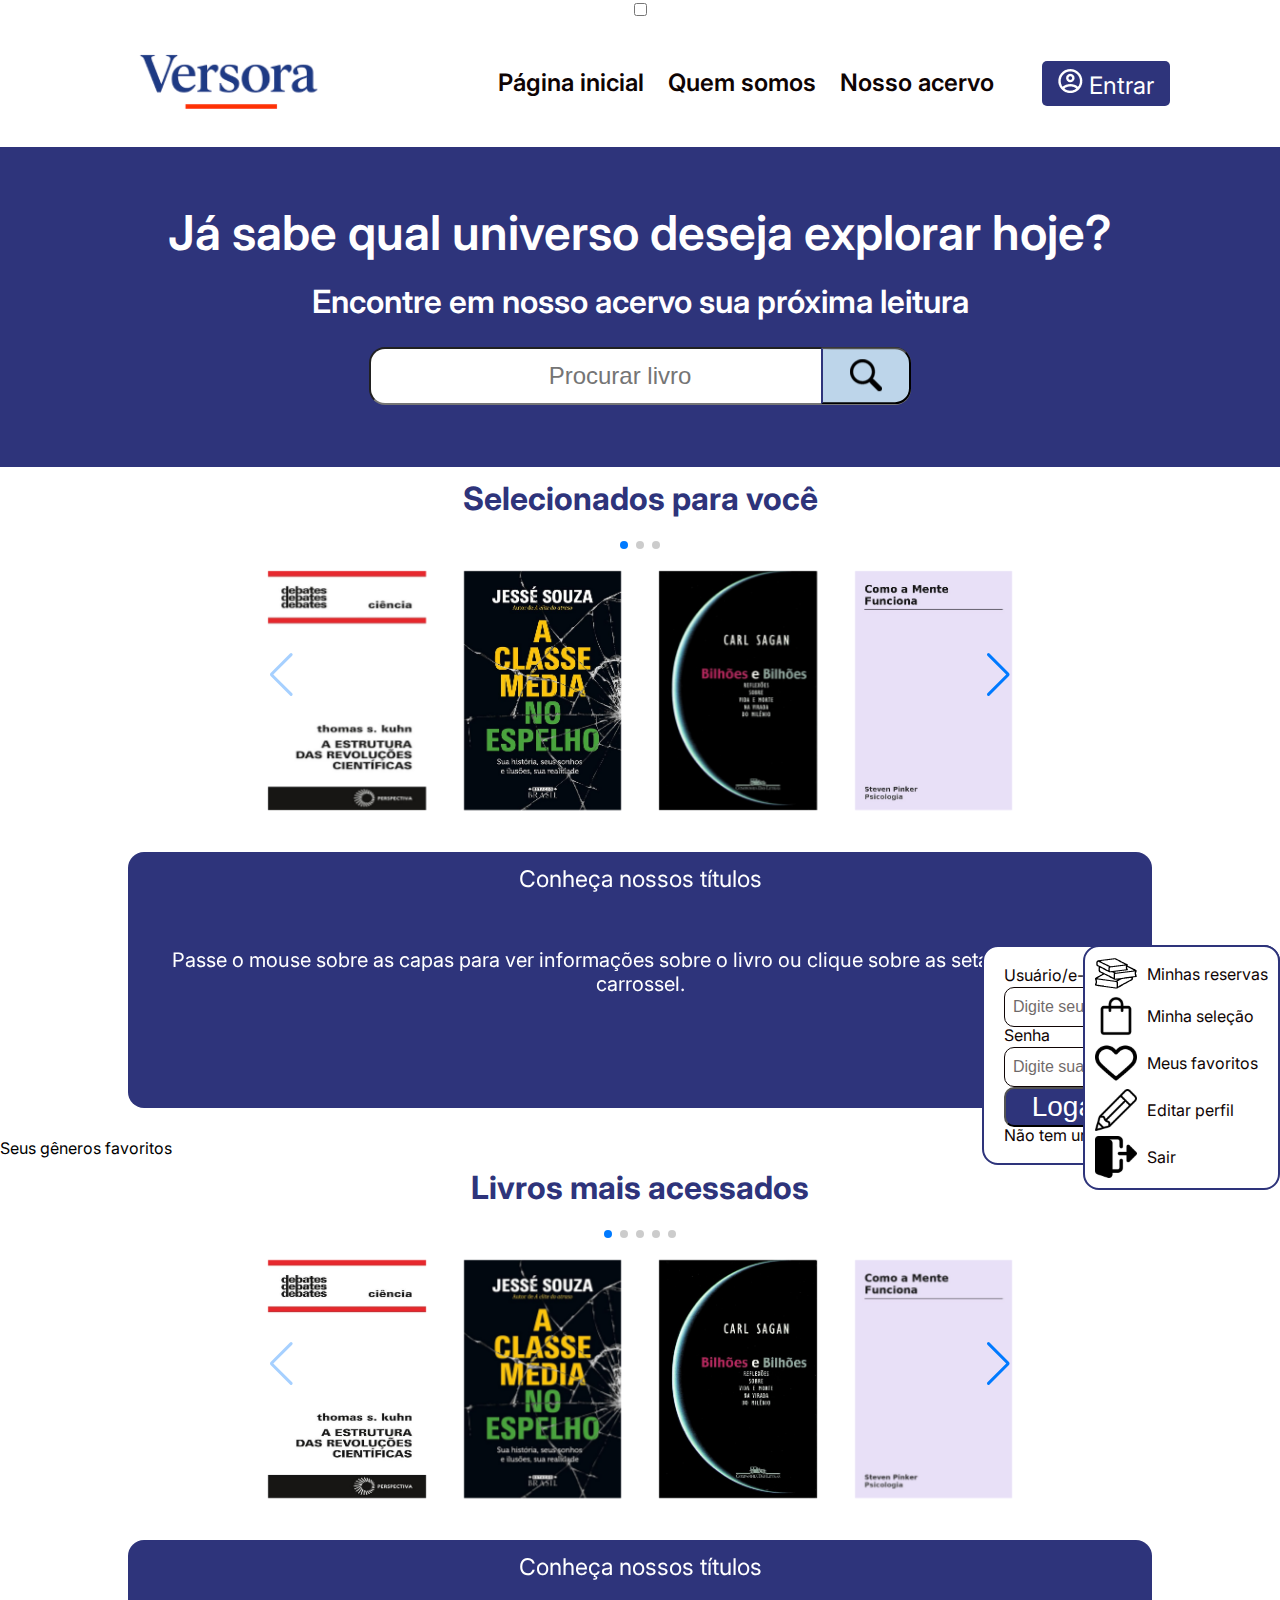
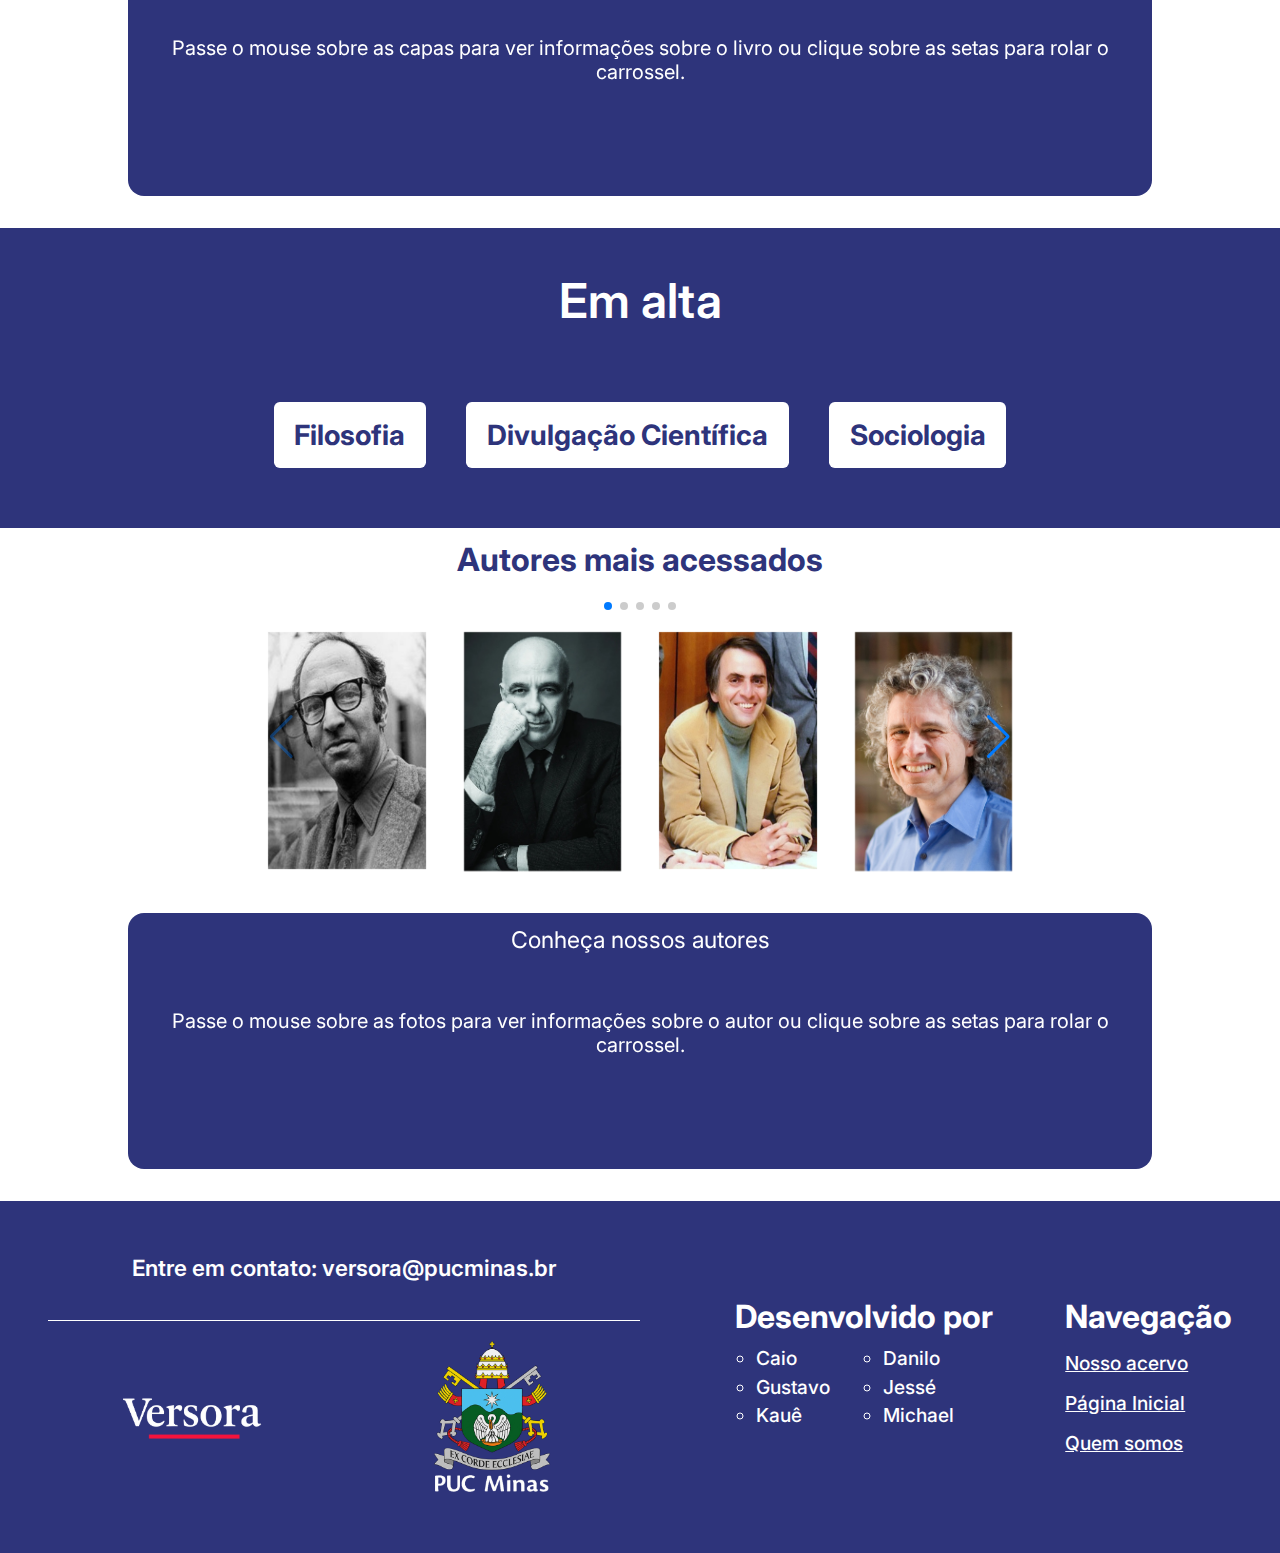
<file: index.html>
<!DOCTYPE html>
<html lang="pt-br">
<head>
    <meta charset="UTF-8">
    <meta name="viewport" content="width=device-width, initial-scale=1.0">
    <title>Versora</title>
    <link rel="icon" type="image/png" sizes="16x16" href="src/img/favicon-16x16.png" >
    <link rel="icon" type="image/png" sizes="32x32" href="src/img/favicon-32x32.png" >

     <!-- importando o link da relação que vai permitir usar o carrossel "SwiperJS" -->
    <link rel="stylesheet" href="https://cdn.jsdelivr.net/npm/swiper@11/swiper-bundle.min.css">
    <!-- _______________________________ -->

    <!-- importando a fonte Inter, utilizada no Figma -->
    <link rel="preconnect" href="https://fonts.googleapis.com">
    <link rel="preconnect" href="https://fonts.gstatic.com" crossorigin>
    <link href="https://fonts.googleapis.com/css2?family=Inter:ital,opsz,wght@0,14..32,100..900;1,14..32,100..900&display=swap" rel="stylesheet">
    <!-- _______________________________ -->

    <link rel = "stylesheet" href = "src/css-styles/reset.css">
    <link rel = "stylesheet" href = "src/css-styles/styles.css">
    <script src="src/js-scripts/transicao-card.js" defer></script>

</head>
<body>
    <input type = "checkbox" id = "checkbox-login">
    <header class = "cabecalho">
        <nav>
            <section class="logo_container">
                <img src="src/img/logotipo_versora.png" alt="Logotipo comercial VERSORA">
            </section>
            <section class="nav_containers">
                <section class="anchor_container">
                    <a href="#" onclick="location.reload()">Página inicial</a>
                    <a href="#">Quem somos</a>
                    <a href="./src/html-paginas/acervo.html">Nosso acervo</a>
                </section>
                    <section class="login_container">
                        <label for = "checkbox-login" class = "entrar-rotulo">
                            <img src="src/img/icon_user.png" alt="Ícone de usuário">
                            <span>Entrar</span>
                        </label>
                    </section>
            </section>
        </nav>
    </header>

    <section class = "container_busca_e_login">
        <section class="search_container">
            <h1>Já sabe qual universo deseja explorar hoje?</h1>
            <h2>Encontre em nosso acervo sua próxima leitura</h2>
            <div>
                <input type="text" id = "busca-home" placeholder="Procurar livro">
                <button class="submitButton" id = "botao-buscar-home" title = "Clique para buscar">
                <img src="./src/img/icon_search.png" id = "imagem-lupa-home" alt="">
            </button>
            </div>
        </section>
        <section class = "menu_login">
            <div class = "container_campos_usuario">
                <label for = "input_usuario">Usuário/e-mail</label>
                <input type = "text" class = "input_usuario" id = "input_usuario" placeholder="Digite seu usuário/e-mail">
                </div>
            <div class = "container_campos_senha">
                <div class ="container_rotulo_senha">
                    <label>Senha</label>
                    <a href = "./src/html-paginas/redefinir-senha.html" class = "esqueci_senha">Esqueci minha senha</a>
                </div>
                <input type = "password" class = "input_senha" id = "input_senha" placeholder="Digite sua senha">
            </div>
            <button type = "submit" id = "botao_logar">Logar</button>
            <p class = "cadastre-se">Não tem uma conta?<a href = "src/html-paginas/cadastro.html" class = "ancora_cadastre-se"> Cadastrar-se</a></p>
            </section>
            <section class = "menu_usuario">
            <ul class = "menu_usuario_lista">
                <li class = "menu_usuario_lista_item">
                    <a class = "menu_usuario_ancora" href = "./src/html-paginas/reservas.html"><img class = "menu_usuario_icone" src = "src/img/icone_pilha_livros.svg">Minhas reservas</a>
                </li>
                <li class = "menu_usuario_lista_item">
                    <a class = "menu_usuario_ancora" href = "./src/html-paginas/selecoes.html"><img class = "menu_usuario_icone" src = "src/img/icone_sacola.svg">Minha seleção</a>
                </li>
                <li class = "menu_usuario_lista_item">
                    <a class = "menu_usuario_ancora" href = "./src/html-paginas/favoritos-livros.html"><img class = "menu_usuario_icone" src = "src/img/icone_coracao.svg">Meus favoritos</a>
                </li>
                <li class = "menu_usuario_lista_item">
                    <a class = "menu_usuario_ancora" href = "#"><img class = "menu_usuario_icone" src = "src/img/icone_lapis.svg">Editar perfil</a>
                </li>
                <li class = "menu_usuario_lista_item">
                    <a class = "menu_usuario_ancora" href = "#" id = "link_sair"><img class = "menu_usuario_icone" src = "src/img/icone_sair.svg">Sair</a>
                </li>
            </ul>
        </section>
    </section>

     <!-- NOVO CARROSSEL DOS LIVROS COM O CARD - CARROSSEL PERSONALIZADO PARA O LEITOR LOGADO -->
 <section class = "carrossel escondido" id = "p-carrossel">
        <h2 class = "carrossel_titulo">Selecionados para você</h2>
        
        <div class = "carrossel_container">
            
            <div class="swiper">
                
                <div class="swiper-pagination">
                        
                </div>

                    <div class="swiper-wrapper">

                        <div class="swiper-slide">
                            <a class="ancora-capas-index p-ancora-capas-index" id="p-9788527301114" href = "./src/html-paginas/livro.html">
                                <img id="p-capa-1" class="p-container_capa-livro container_capa-livro"
                                    src="./src/img/capas/9788527301114.jpg"
                                    alt="A Estrutura das Revoluções Científicas">
                            </a>
                        </div>

                        <div class="swiper-slide">
                            <a class="ancora-capas-index p-ancora-capas-index" id="p-9788544104688" href = "./src/html-paginas/livro.html">
                                <img id="p-capa-2" class="p-container_capa-livro container_capa-livro"
                                    src="./src/img/capas/9788544104688.jpg"
                                    alt="A Classe Média no Espelho">
                            </a>
                        </div>

                        <div class="swiper-slide">
                            <a class="ancora-capas-index p-ancora-capas-index" id="p-9788535908596" href = "./src/html-paginas/livro.html">
                                <img id="p-capa-3" class="p-container_capa-livro container_capa-livro"
                                    src="./src/img/capas/9788535908596.jpg"
                                    alt="Bilhões e Bilhões">
                            </a>
                        </div>

                        <div class="swiper-slide">
                            <a class="ancora-capas-index p-ancora-capas-index" id="p-9788571648463" href = "./src/html-paginas/livro.html">
                                <img id="p-capa-4" class="p-container_capa-livro container_capa-livro"
                                    src="./src/img/capas/9788571648463.jpg"
                                    alt="Como a Mente Funciona">
                            </a>
                        </div>

                        <div class="swiper-slide">
                            <a class="ancora-capas-index p-ancora-capas-index" id="p-9788535910666" href = "./src/html-paginas/livro.html">
                                <img id="p-capa-5" class="p-container_capa-livro container_capa-livro"
                                    src="./src/img/capas/9788535910666.jpg"
                                    alt="Admirável Mundo Novo">
                            </a>
                        </div>

                        <div class="swiper-slide">
                            <a class="ancora-capas-index p-ancora-capas-index" id="p-9786560051812" href = "./src/html-paginas/livro.html">
                                <img id="p-capa-6" class="p-container_capa-livro container_capa-livro"
                                    src="./src/img/capas/9786560051812.jpg"
                                    alt="A Mansão Hollow">
                            </a>
                        </div>
                       
                    </div>

                    <div class="swiper-button-prev"></div>
                    <div class="swiper-button-next"></div>
            </div>
            
        </div>

        <div id="p-slot-livros" class="cards-slot"></div>

        <div class="container_card" id="p-livro-default">
        <h3>Conheça nossos títulos</h3>
        <p id= "p-descricao-base">Passe o mouse sobre as capas para ver informações sobre o livro ou clique sobre as setas para rolar o carrossel.</p>
        </div>

        <div class="container_card" id="p-livro-1">
        <h3 class="container_card-titulo p-container_card-titulo" id="p-titulo-1">A Estrutura das Revoluções Científicas</h3>
        <p class="container_card-descricao p-container_card-descricao" id="p-descricao-1">
            Obra clássica de Thomas Kuhn que introduziu o conceito de paradigmas científicos e revoluções no avanço da ciência. 
            Um marco na filosofia e história da ciência.
        </p>
        <p class="container_card_orientacao">Clique sobre a capa para mais detalhes.</p>
        </div>

        <div class="container_card" id="p-livro-2">
        <h3 class="container_card-titulo p-container_card-titulo" id="p-titulo-2">A Classe Média no Espelho</h3>
        <p class="container_card-descricao p-container_card-descricao" id="p-descricao-2">
            Radiografia crítica da classe média brasileira e seus mitos de mérito. Analisa identidades, afetos e o papel político desse estrato social.

        </p>
        <p class="container_card_orientacao">Clique sobre a capa para mais detalhes.</p>
        </div>

        <div class="container_card" id="p-livro-3">
        <h3 class="container_card-titulo p-container_card-titulo" id="p-titulo-3">Bilhões e Bilhões</h3>
        <p class="container_card-descricao p-container_card-descricao" id="p-descricao-3">
            Último livro de Carl Sagan, reúne reflexões sobre ciência, meio ambiente, religião e o futuro da humanidade, 
            com a visão crítica e poética do autor.
        </p>
        <p class="container_card_orientacao">Clique sobre a capa para mais detalhes.</p>
        </div>

        <div class="container_card" id="p-livro-4">
        <h3 class="container_card-titulo p-container_card-titulo" id="p-titulo-4">Como a Mente Funciona</h3>
        <p class="container_card-descricao p-container_card-descricao" id="p-descricao-4">
            Apresenta a mente como sistema de processamento de informação moldado pela evolução. Um guia provocativo para cognição, linguagem e comportamento.

        </p>
        <p class="container_card_orientacao">Clique sobre a capa para mais detalhes.</p>
        </div>

        <div class="container_card" id="p-livro-5">
        <h3 class="container_card-titulo p-container_card-titulo" id="p-titulo-5">Admirável Mundo Novo</h3>
        <p class="container_card-descricao p-container_card-descricao" id="p-descricao-5">
           Clássico distópico que descreve uma sociedade rigidamente controlada por engenharia genética e condicionamento social.

        </p>
        <p class="container_card_orientacao">Clique sobre a capa para mais detalhes.</p>
        </div>

        <div class="container_card" id="p-livro-6">
        <h3 class="container_card-titulo p-container_card-titulo" id="p-titulo-6">A Mansão Hollow</h3>
        <p class="container_card-descricao p-container_card-descricao" id="p-descricao-6">
            Romance policial de Agatha Christie, com Hercule Poirot investigando um crime em uma mansão cheia de segredos e relações ambíguas.
        </p>
        <p class="container_card_orientacao">Clique sobre a capa para mais detalhes.</p>
        </div>

    </section>
    <!-- FIM DO NOVO CARROSSEL DOS LIVROS COM O CARD - CARROSSEL PERSONALIZADO PARA O LEITOR LOGADO -->

    <!-- NOVA SEÇÃO "SEUS GÊNEROS FAVORITOS" -->
    <section class="seus-favoritos-container escondido" id = "seus-generos-favoritos">
        <h2>Seus gêneros favoritos</h2>
        
        <div class="seus-generos-favoritos" id = "secao-generos-favoritos">
            <!-- <div class="ancora-genero-favorito-container">
                <a class = "ancora-genero-favorito" title = "Clique para buscar livros de filosofia" id = "Filosofia" href="#">Filosofia</a>
            </div> -->
            <!-- <div class="ancora-genero-favorito-container">
                <a class = "ancora-genero-favorito" title = "Clique para buscar livros de divulgação científica" id = "Divulgação científica" href="#">Divulgação Científica</a>
            </div>
            <div class="ancora-genero-favorito-container">
                <a class = "ancora-genero-favorito" title = "Clique para buscar livros de sociologia" id = "Sociologia" href="#">Sociologia</a>
            </div> -->
        </div>

    </section>
    <!-- FIM DA NOVA SEÇÃO "SEUS GÊNEROS FAVORITOS" -->
    
    
    <!-- CARROSSEL DOS LIVROS COM O CARD -->
 <section class = "carrossel">
        <h2 class = "carrossel_titulo">Livros mais acessados</h2>
        
        <div class = "carrossel_container">
            
            <div class="swiper">
                
                <div class="swiper-pagination">
                        
                </div>

                    <div class="swiper-wrapper">

                        <div class="swiper-slide">
                            <a class="ancora-capas-index mais-acessados" id="9788527301114" href = "">
                                <img id="capa-1" class="p-container_capa-livro container_capa-livro"
                                    src="./src/img/capas/9788527301114.jpg"
                                    alt="A Estrutura das Revoluções Científicas">
                            </a>
                        </div>

                        <div class="swiper-slide">
                            <a class="ancora-capas-index mais-acessados" id="9788544104688" href = "./src/html-paginas/livro.html">
                                <img id="capa-2" class="p-container_capa-livro container_capa-livro"
                                    src="./src/img/capas/9788544104688.jpg"
                                    alt="A Classe Média no Espelho">
                            </a>
                        </div>

                        <div class="swiper-slide">
                            <a class="ancora-capas-index mais-acessados" id="9788535908596" href = "./src/html-paginas/livro.html">
                                <img id="capa-3" class="p-container_capa-livro container_capa-livro"
                                    src="./src/img/capas/9788535908596.jpg"
                                    alt="Bilhões e Bilhões">
                            </a>
                        </div>

                        <div class="swiper-slide">
                            <a class="ancora-capas-index mais-acessados" id="9788571648463" href = "./src/html-paginas/livro.html">
                                <img id="capa-4" class="p-container_capa-livro container_capa-livro"
                                    src="./src/img/capas/9788571648463.jpg"
                                    alt="Como a Mente Funciona">
                            </a>
                        </div>

                        <div class="swiper-slide">
                            <a class="ancora-capas-index mais-acessados" id="9788535910666" href = "./src/html-paginas/livro.html">
                                <img id="capa-5" class="p-container_capa-livro container_capa-livro"
                                    src="./src/img/capas/9788535910666.jpg"
                                    alt="Admirável Mundo Novo">
                            </a>
                        </div>

                        <div class="swiper-slide">
                            <a class="ancora-capas-index mais-acessados" id="9786560051812" href = "./src/html-paginas/livro.html">
                                <img id="capa-6" class="p-container_capa-livro container_capa-livro"
                                    src="./src/img/capas/9786560051812.jpg"
                                    alt="A Mansão Hollow">
                            </a>
                        </div>

                        <div class="swiper-slide">
                            <a class="ancora-capas-index mais-acessados" id="9788501078896" href = "./src/html-paginas/livro.html">
                                <img id="capa-7" class="p-container_capa-livro container_capa-livro"
                                    src="./src/img/capas/9788501078896.jpg"
                                    alt="Cem Anos de Solidão">
                            </a>
                        </div>

                        <div class="swiper-slide">
                            <a class="ancora-capas-index mais-acessados" id="9788532530782" href = "./src/html-paginas/livro.html">
                                <img id="capa-8" class="p-container_capa-livro container_capa-livro"
                                    src="./src/img/capas/9788532530782.jpg"
                                    alt="Harry Potter e a Pedra Filosofal">
                            </a>
                        </div>

                       
                    </div>

                    <div class="swiper-button-prev"></div>
                    <div class="swiper-button-next"></div>
            </div>
            
        </div>

        <div id="slot-livros" class="cards-slot"></div>

        <div class="container_card" id="livro-default">
        <h3>Conheça nossos títulos</h3>
        <p id= "descricao-base">Passe o mouse sobre as capas para ver informações sobre o livro ou clique sobre as setas para rolar o carrossel.</p>
        </div>

        <div class="container_card" id="livro-1">
        <h3 class="container_card-titulo" id="titulo-1">A Estrutura das Revoluções Científicas</h3>
        <p class="container_card-descricao" id="descricao-1">
            Obra clássica de Thomas Kuhn que introduziu o conceito de paradigmas científicos e revoluções no avanço da ciência. 
            Um marco na filosofia e história da ciência.
        </p>
        <p class="container_card_orientacao">Clique sobre a capa para mais detalhes.</p>
        </div>

        <div class="container_card" id="livro-2">
        <h3 class="container_card-titulo" id="titulo-2">A Classe Média no Espelho</h3>
        <p class="container_card-descricao" id="descricao-2">
            Radiografia crítica da classe média brasileira e seus mitos de mérito. Analisa identidades, afetos e o papel político desse estrato social.

        </p>
        <p class="container_card_orientacao">Clique sobre a capa para mais detalhes.</p>
        </div>

        <div class="container_card" id="livro-3">
        <h3 class="container_card-titulo" id="titulo-3">Bilhões e Bilhões</h3>
        <p class="container_card-descricao" id="descricao-3">
            Último livro de Carl Sagan, reúne reflexões sobre ciência, meio ambiente, religião e o futuro da humanidade, 
            com a visão crítica e poética do autor.
        </p>
        <p class="container_card_orientacao">Clique sobre a capa para mais detalhes.</p>
        </div>

        <div class="container_card" id="livro-4">
        <h3 class="container_card-titulo" id="titulo-4">Como a Mente Funciona</h3>
        <p class="container_card-descricao" id="descricao-4">
            Apresenta a mente como sistema de processamento de informação moldado pela evolução. Um guia provocativo para cognição, linguagem e comportamento.

        </p>
        <p class="container_card_orientacao">Clique sobre a capa para mais detalhes.</p>
        </div>

        <div class="container_card" id="livro-5">
        <h3 class="container_card-titulo" id="titulo-5">Admirável Mundo Novo</h3>
        <p class="container_card-descricao" id="descricao-5">
           Clássico distópico que descreve uma sociedade rigidamente controlada por engenharia genética e condicionamento social.

        </p>
        <p class="container_card_orientacao">Clique sobre a capa para mais detalhes.</p>
        </div>

        <div class="container_card" id="livro-6">
        <h3 class="container_card-titulo" id="titulo-6">A Mansão Hollow</h3>
        <p class="container_card-descricao" id="descricao-6">
            Romance policial de Agatha Christie, com Hercule Poirot investigando um crime em uma mansão cheia de segredos e relações ambíguas.
        </p>
        <p class="container_card_orientacao">Clique sobre a capa para mais detalhes.</p>
        </div>

        <div class="container_card" id="livro-7">
        <h3 class="container_card-titulo" id="titulo-7">Cem Anos de Solidão</h3>
        <p class="container_card-descricao" id="descricao-7">
            A saga dos Buendía ergue Macondo entre mito e memória. Um épico do realismo mágico sobre tempo, destino e solidão.

        </p>
        <p class="container_card_orientacao">Clique sobre a capa para mais detalhes.</p>
        </div>

        <div class="container_card" id="livro-8">
        <h3 class="container_card-titulo" id="titulo-8">Harry Potter e a Pedra Filosofal</h3>
        <p class="container_card-descricao" id="descricao-8">
            Primeiro livro da série Harry Potter, que apresenta o mundo bruxo e a jornada do jovem feiticeiro.

        </p>
        <p class="container_card_orientacao">Clique sobre a capa para mais detalhes.</p>
        </div>
    </section>
    <!-- FIM DO CARROSSEL DOS LIVROS COM O CARD -->

    <section class="rise_container">
        <h2>Em alta</h2>
        
        <div class="high_container">
            <div class="high-itens_container">
                <a class = "ancoras-em-alta" title = "Clique para buscar livros de filosofia" id = "001" href="#">Filosofia</a>
            </div>
            <div class="high-itens_container">
                <a class = "ancoras-em-alta" title = "Clique para buscar livros de divulgação científica" id = "002" href="#">Divulgação Científica</a>
            </div>
            <div class="high-itens_container">
                <a class = "ancoras-em-alta" title = "Clique para buscar livros de sociologia" id = "004" href="#">Sociologia</a>
            </div>
        </div>

    </section>

    <!-- CARROSSEL DOS AUTORES COM O CARD -->
    <section class = "carrossel">
        <h2 class = "carrossel_titulo">Autores mais acessados</h2>
        
        <div class = "carrossel_container">
            
            <div class="swiper">
                
                <div class="swiper-pagination">
                        
                </div>

                    <div class="swiper-wrapper">
                        
                        <div class="swiper-slide">
                            <a class="ancora-autores-index" id="0001" href = "./src/html-paginas/autor.html">
                                <img id="foto-1" class="container_foto-autor"
                                    src="src/img/fotos-autores/0001.jpg"
                                    alt="Thomas S. Kuhn">
                            </a>
                        </div>
                        <div class="swiper-slide">
                            <a class="ancora-autores-index" id="0004" href="./src/html-paginas/autor.html">
                                <img id="foto-2" class="container_foto-autor"
                                    src="src/img/fotos-autores/0004.jpg"
                                    alt="Jessé Souza">
                            </a>
                        </div>

                        <div class="swiper-slide">
                            <a class="ancora-autores-index" id="0007" href="./src/html-paginas/autor.html">
                                <img id="foto-3" class="container_foto-autor"
                                    src="src/img/fotos-autores/0007.jpg"
                                    alt="Carl Sagan">
                            </a>
                        </div>

                        <div class="swiper-slide">
                            <a class="ancora-autores-index" id="0010" href="./src/html-paginas/autor.html">
                                <img id="foto-4" class="container_foto-autor"
                                    src="src/img/fotos-autores/0010.jpg"
                                    alt="Steven Pinker">
                            </a>
                        </div>

                        <div class="swiper-slide">
                            <a class="ancora-autores-index" id="0013" href="./src/html-paginas/autor.html">
                                <img id="foto-5" class="container_foto-autor"
                                    src="src/img/fotos-autores/0013.jpg"
                                    alt="Aldous Huxley">
                            </a>
                        </div>

                        <div class="swiper-slide">
                            <a class="ancora-autores-index" id="0016" href="./src/html-paginas/autor.html">
                                <img id="foto-6" class="container_foto-autor"
                                    src="src/img/fotos-autores/0016.jpg"
                                    alt="Agatha Christie">
                            </a>
                        </div>

                        <div class="swiper-slide">
                            <a class="ancora-autores-index" id="0019" href="./src/html-paginas/autor.html">
                                <img id="foto-7" class="container_foto-autor"
                                    src="src/img/fotos-autores/0019.jpg"
                                    alt="Gabriel García Márquez">
                            </a>
                        </div>

                        <div class="swiper-slide">
                            <a class="ancora-autores-index" id="0022" href="./src/html-paginas/autor.html">
                                <img id="foto-8" class="container_foto-autor"
                                    src="src/img/fotos-autores/0022.jpg"
                                    alt="J. K. Rowling">
                            </a>
                        </div>

                    </div>

                    <div class="swiper-button-prev"></div>
                    <div class="swiper-button-next"></div>
            </div>
            
        </div>

        <div id="slot-autores" class="cards-slot"></div>

        <div class="container_card" id="autor-default">
        <h3>Conheça nossos autores</h3>
        <p id= "descricao-base">Passe o mouse sobre as fotos para ver informações sobre o autor ou clique sobre as setas para rolar o carrossel.</p>
        </div>

        <div class="container_card" id="autor-1">
            <h3 class="container_card-nome" id="nome-autor-1">Thomas Kuhn</h3>
            <p class="container_card-bio" id="bio-1">
                Thomas Samuel Kuhn foi um físico, historiador e filósofo da ciência estadunidense. Seu trabalho incidiu sobre história da ciência e filosofia da ciência, tornando-se um marco no estudo do processo que leva ao desenvolvimento científico
            </p>
            <p class="container_card_orientacao">Clique sobre a foto para mais detalhes.</p>
        </div>

        <div class="container_card" id="autor-2">
            <h3 class="container_card-nome" id="nome-autor-2">Jessé Souza</h3>
            <p class="container_card-bio" id="bio-2">
                Jessé Souza é um sociólogo brasileiro que analisa desigualdades, classes e elites no Brasil, com crítica a narrativas que naturalizam privilégios.
            </p>
            <p class="container_card_orientacao">Clique sobre a foto para mais detalhes.</p>
        </div>
        <div class="container_card" id="autor-3">
            <h3 class="container_card-nome" id="nome-autor-3">Carl Sagan</h3>
            <p class="container_card-bio" id="bio-3">
                Carl Sagan foi um astrônomo, astrofísico e divulgador científico estadunidense. Popularizou a ciência com a série “Cosmos”, defendendo o ceticismo e o pensamento crítico como pilares do conhecimento humano.
            </p>
            <p class="container_card_orientacao">Clique sobre a foto para mais detalhes.</p>
        </div>

        <div class="container_card" id="autor-4">
            <h3 class="container_card-nome" id="nome-autor-4">Steven Pinker</h3>
            <p class="container_card-bio" id="bio-4">
                Steven Pinker é um psicólogo cognitivo e linguista canadense-americano. Destaca-se por suas pesquisas sobre linguagem, cognição e comportamento humano, defendendo o papel da razão e da ciência no progresso social.
            </p>
            <p class="container_card_orientacao">Clique sobre a foto para mais detalhes.</p>
        </div>

        <div class="container_card" id="autor-5">
            <h3 class="container_card-nome" id="nome-autor-5">Aldous Huxley</h3>
            <p class="container_card-bio" id="bio-5">
                Aldous Huxley foi um escritor e ensaísta britânico. Autor de “Admirável Mundo Novo”, antecipou dilemas éticos da ciência e da tecnologia, tornando-se um dos grandes visionários do século XX.
            </p>
            <p class="container_card_orientacao">Clique sobre a foto para mais detalhes.</p>
        </div>

        <div class="container_card" id="autor-6">
            <h3 class="container_card-nome" id="nome-autor-6">Agatha Christie</h3>
            <p class="container_card-bio" id="bio-6">
                Agatha Christie foi uma escritora britânica conhecida como a “Rainha do Crime”. Criadora dos detetives Hercule Poirot e Miss Marple, revolucionou o romance policial com tramas engenhosas e finais imprevisíveis.
            </p>
            <p class="container_card_orientacao">Clique sobre a foto para mais detalhes.</p>
        </div>

        <div class="container_card" id="autor-7">
            <h3 class="container_card-nome" id="nome-autor-7">Gabriel García Márquez</h3>
            <p class="container_card-bio" id="bio-7">
                Gabriel García Márquez foi um escritor colombiano, vencedor do Nobel de Literatura. Mestre do realismo mágico, retratou com lirismo e crítica social a identidade latino-americana em obras como “Cem Anos de Solidão”.
            </p>
            <p class="container_card_orientacao">Clique sobre a foto para mais detalhes.</p>
        </div>

        <div class="container_card" id="autor-8">
            <h3 class="container_card-nome" id="nome-autor-8">J. K. Rowling</h3>
            <p class="container_card-bio" id="bio-8">
                J. K. Rowling é uma escritora britânica, criadora da série “Harry Potter”. Sua obra combina fantasia, valores éticos e crítica social, marcando gerações e redefinindo o gênero literário infantojuvenil.
            </p>
            <p class="container_card_orientacao">Clique sobre a foto para mais detalhes.</p>
        </div>
    </section>
    <!-- FIM DO CARROSSEL DOS AUTORES COM O CARD -->

    <footer>
        <section class="left_container">
            <div class="email_container">
                <span>Entre em contato: versora@pucminas.br</span>
            </div>
            <div class="logos_container">
                <img src="src/img/Logo-branca-versora.png" alt="Logotipo branca versora">
                <img src="src/img/logo_puc.png" alt="Logotipo Puc Minas">
            </div>
        </section>
        <section class="right_container">
            <div class="devs">
                <h2>Desenvolvido por</h2>
                <ul>
                    <li>Caio</li>
                    <li>Danilo</li>
                    <li>Gustavo</li>
                    <li>Jessé</li>
                    <li>Kauê</li>
                    <li>Michael</li>
                </ul>
            </div>
            <nav>
                <h2>Navegação</h2>
                <a href="./src/html-paginas/acervo.html">Nosso acervo</a>
                <a href="../../index.html">Página Inicial</a>
                <a href="#">Quem somos</a>
            </nav>
        </section>
    </footer>

    <script src="https://cdn.jsdelivr.net/npm/swiper@11/swiper-bundle.min.js"></script>

    <script src="src/js-scripts/carrossel.js"></script>
    <script src = "src/js-scripts/login.js" type = "module" defer></script>
    <script src="src/js-scripts/login-persistencia.js" type = "module" defer></script>
    <script src="src/js-funcoes/funcao-sair.js" type="module" defer></script>
    <script src = "src/js-scripts/redefinir-senha.js" type = "module" defer></script>
    <script src = "src/js-scripts/cadastro-livros.js" type = "module" defer></script>
    <script src = "src/js-scripts/buscar-home.js" type = "module" defer></script>
    <script src = "src/js-scripts/ir-para-livro-carrossel-index.js" type = "module" defer></script>
    <script src = "src/js-scripts/carregar-carrossel-livros-index.js" type = "module" defer></script>
    <script src = "src/js-scripts/carregar-carrossel-autores-index.js" type = "module" defer></script>
    <script src = "src/js-scripts/cadastro-autores.js" type = "module"></script>
    <script src = "src/js-scripts/ir-para-autor-carrossel-index.js" type = "module"></script>
    <script src = "src/js-scripts/cadastro-generos.js" type = "module"></script>
    <script src = "src/js-scripts/carregar-em-alta.js" type = "module"></script>
    <script src = "src/js-scripts/buscar-em-alta.js" type = "module"></script>
    <script src = "src/js-scripts/buscar-genero-favorito.js" type = "module" defer></script>
    <script src = "src/js-scripts/carregar-generos-favoritos.js" type = "module"></script>
    <script src = "src/js-scripts/carregar-carrossel-personalizado.js" type = "module"></script>
    <script src = "src/js-scripts/ir-para-livro-carrossel-personalizado.js" type = "module"></script>


</body>
</html>
</file>
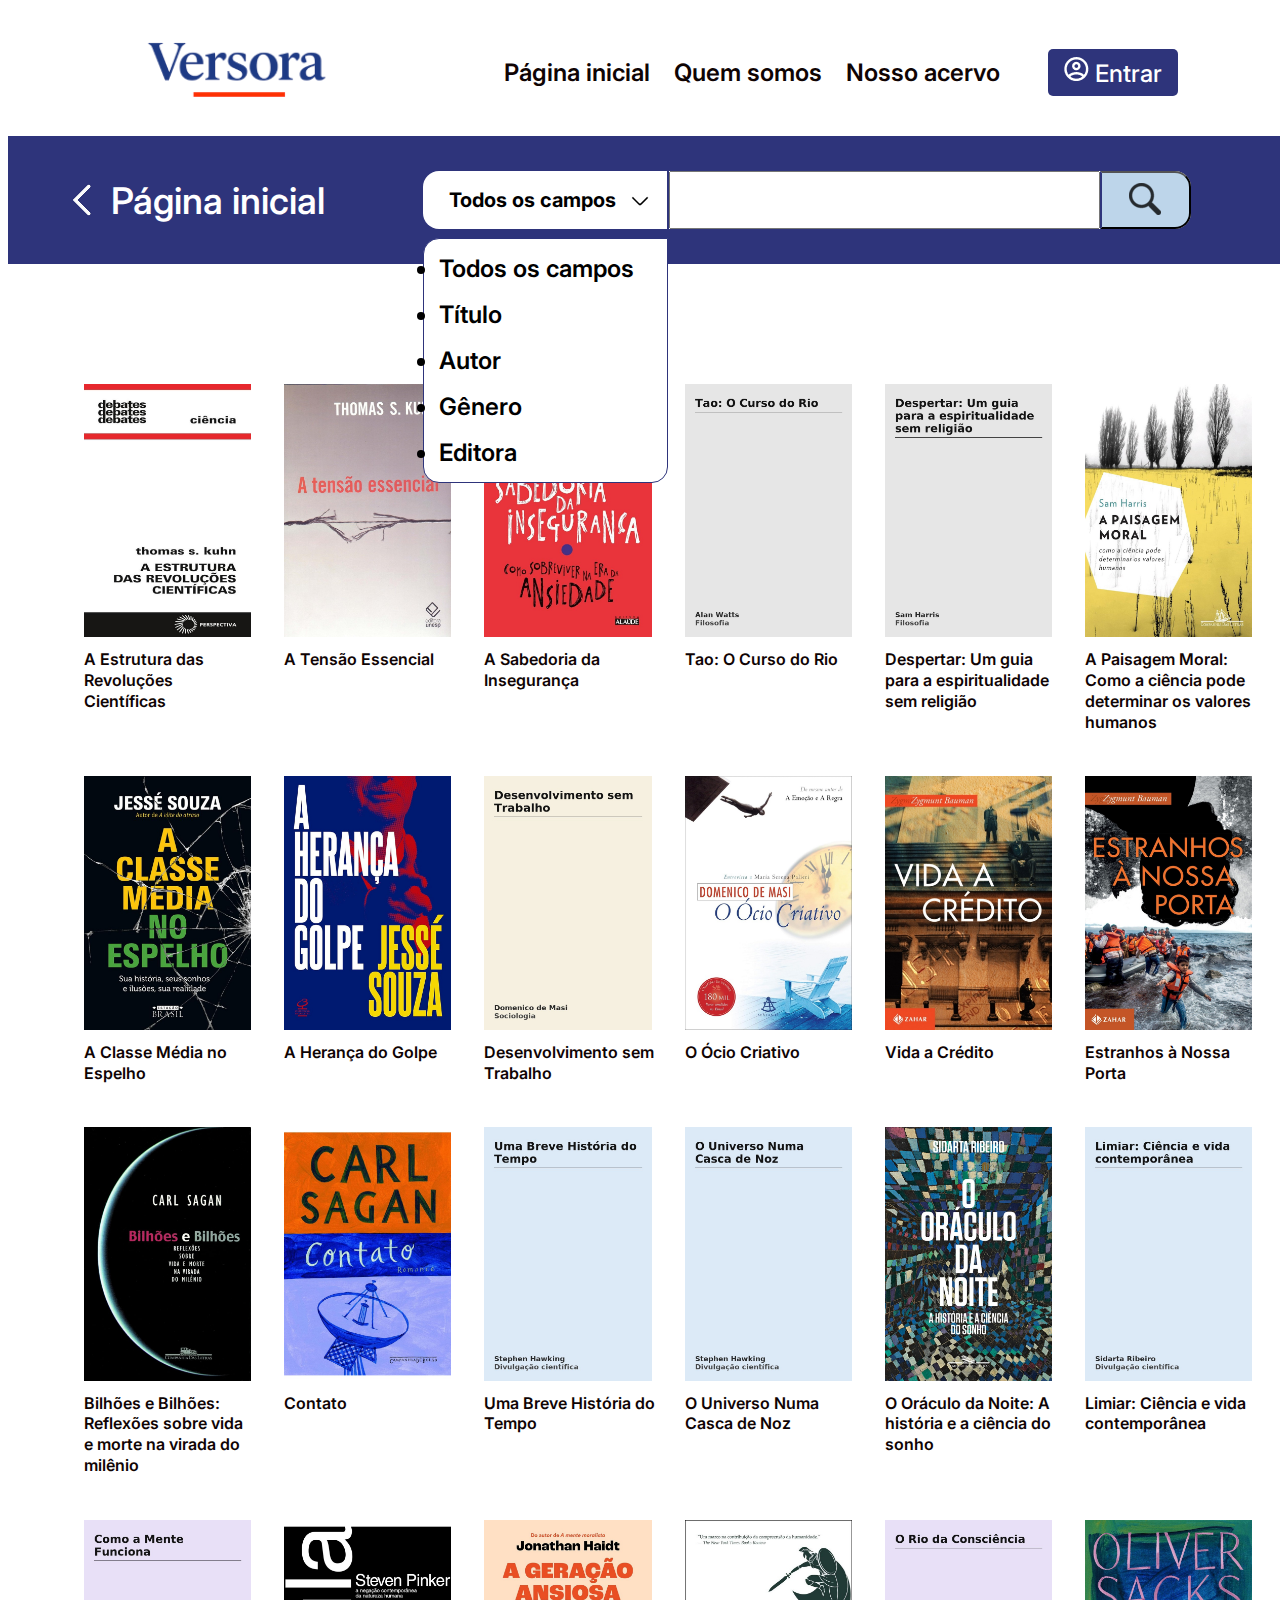
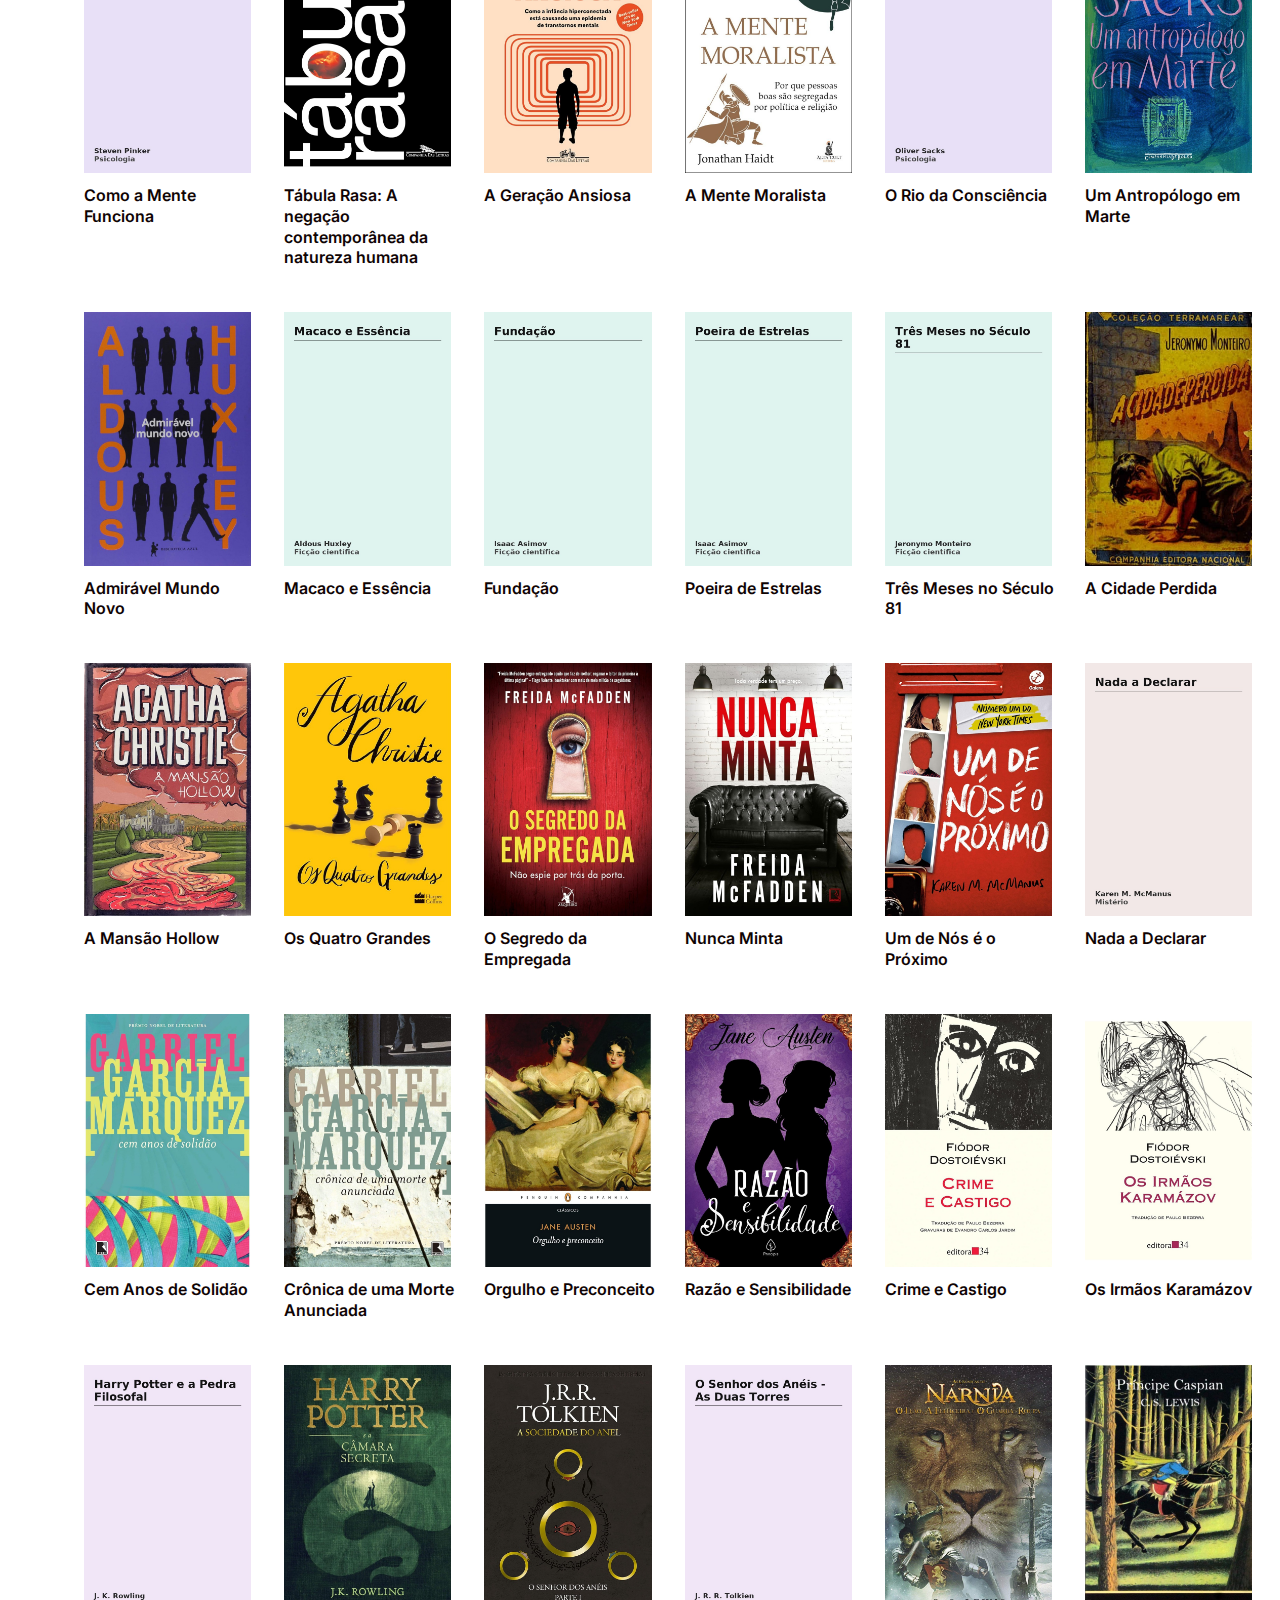
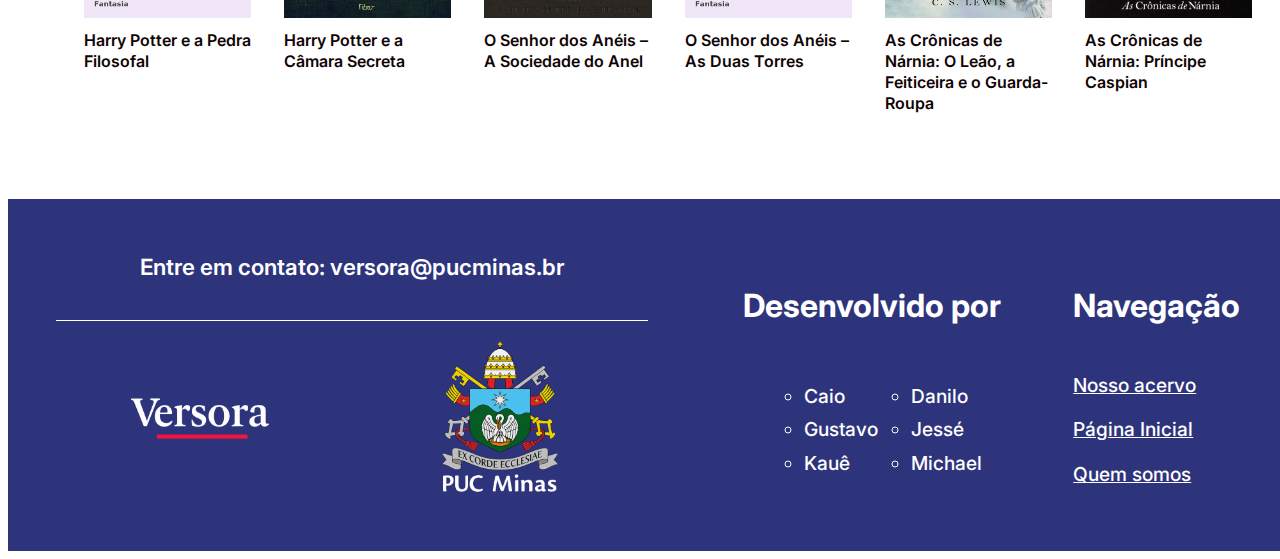
<file: src/html-paginas/acervo.html>
<!DOCTYPE html>
<html lang="pt-br">

<head>
    <meta charset="UTF-8">
    <meta name="viewport" content="width=device-width, initial-scale=1.0">
    <title>Versora - Acervo</title>
    <link rel="icon" type="image/png" sizes="16x16" href="../img/favicon-16x16.png" >
    <link rel="icon" type="image/png" sizes="32x32" href="../img/favicon-32x32.png" >
    <link rel="stylesheet" href="../css-styles/acervo.css">
    <link rel="stylesheet" href="../css-styles/styles.css">
    <script defer src="../js-scripts/acervo.js"></script>
    <script defer src="../js-scripts/login.js" type="module"></script>
    <script defer src="../js-scripts/login-persistencia.js" type="module"></script>
    <script defer src="../js-funcoes/funcao-sair.js" type="module"></script>
    <script defer src="../js-scripts/redefinir-senha.js" type="module"></script>
    <script defer src="../js-scripts/cadastro-livros.js" type="module"></script>
</head>

<body>

    <header class="cabecalho">
        <nav>
            <section class="logo_container">
                <img src="../img/logotipo_versora.png" alt="Logotipo comercial VERSORA">
            </section>
            <section class="nav_containers">
                <section class="anchor_container">
                    <a href="../../index.html">Página inicial</a>
                    <a href="#">Quem somos</a>
                    <a href="./acervo.html">Nosso acervo</a>
                </section>
                <section class="login_container">
                    <label for="checkbox-login" class="entrar-rotulo">
                        <img src="../img/icon_user.png" alt="Ícone de usuário">
                        <span>Entrar</span>
                    </label>
                </section>
            </section>
        </nav>
    </header>

    <section class="navigation-bar" id="navbar-acervo">
        <a href="../../index.html" class="back-to-home-acervo">
            <img src="../img/arrow-left.png" alt="Seta apontando para esquerda, que indica voltar de página">
            <span>Página inicial</span>
        </a>

        <form class="container-form">
            <ul class="list-hidden hidden" id="list-hidden">
                <li class="forAll listItem">Todos os campos</li>
                <li class="forTitle listItem">Título</li>
                <li class="forAuthor listItem">Autor</li>
                <li class="forGender listItem">Gênero</li>
                <li class="forPublisher listItem">Editora</li>
            </ul>
            <div class="tipo-de-busca" id="tipo-de-busca">
                <span class="selectSearch" id="selectSearch">Todos os campos</span>
                <img src="../img/arrow-down.png" alt="Seta para baixo">
            </div>

            <input type="text" class="input-busca" id = "busca-acervo">

            <button class="submitButton" id = "botao-buscar-acervo" title = "Clique para buscar">
                <img src="../img/icon_search.png" id = "lupa-busca-acervo" alt="">
            </button>
        </form>
    </section>
    

    <section class="libContainer">
        <span id = "contagem-de-encontrados"></span>

        <ul class="libItem">

                        <!-- =======================
                FILOSOFIA
            ======================= -->
            <a class="capa-ancora" href="#" id="9788527301114">
                <img src="../img/capas/9788527301114.jpg" alt="A Estrutura das Revoluções Científicas">
                <span>A Estrutura das Revoluções Científicas</span>
            </a>

            <a class="capa-ancora" href="#" id="9788527300070">
                <img src="../img/capas/9788527300070.jpg" alt="A Tensão Essencial">
                <span>A Tensão Essencial</span>
            </a>

            <a class="capa-ancora" href="#" id="9786558311461">
                <img src="../img/capas/9786558311461.jpg" alt="A Sabedoria da Insegurança">
                <span>A Sabedoria da Insegurança</span>
            </a>

            <a class="capa-ancora" href="#" id="9786558319429">
                <img src="../img/capas/9786558319429.jpg" alt="Tao: O Curso do Rio">
                <span>Tao: O Curso do Rio</span>
            </a>

            <a class="capa-ancora" href="#" id="9788535925654">
                <img src="../img/capas/9788535925654.jpg" alt="Despertar: Um guia para a espiritualidade sem religião">
                <span>Despertar: Um guia para a espiritualidade sem religião</span>
            </a>

            <a class="capa-ancora" href="#" id="9788535923292">
                <img src="../img/capas/9788535923292.jpg" alt="A Paisagem Moral: Como a ciência pode determinar os valores humanos">
                <span>A Paisagem Moral: Como a ciência pode determinar os valores humanos</span>
            </a>

            <!-- =======================
                SOCIOLOGIA
            ======================= -->
            <a class="capa-ancora" href="#" id="9788544104688">
                <img src="../img/capas/9788544104688.jpg" alt="A Classe Média no Espelho">
                <span>A Classe Média no Espelho</span>
            </a>

            <a class="capa-ancora" href="#" id="9788542212477">
                <img src="../img/capas/9788542212477.jpg" alt="A Herança do Golpe">
                <span>A Herança do Golpe</span>
            </a>

            <a class="capa-ancora" href="#" id="9788587293046">
                <img src="../img/capas/9788587293046.jpg" alt="Desenvolvimento sem Trabalho">
                <span>Desenvolvimento sem Trabalho</span>
            </a>

            <a class="capa-ancora" href="#" id="9788586796456">
                <img src="../img/capas/9788586796456.jpg" alt="O Ócio Criativo">
                <span>O Ócio Criativo</span>
            </a>

            <a class="capa-ancora" href="#" id="9788537802656">
                <img src="../img/capas/9788537802656.jpg" alt="Vida a Crédito">
                <span>Vida a Crédito</span>
            </a>

            <a class="capa-ancora" href="#" id="9788537816103">
                <img src="../img/capas/9788537816103.jpg" alt="Estranhos à Nossa Porta">
                <span>Estranhos à Nossa Porta</span>
            </a>

            <!-- =======================
                DIVULGAÇÃO CIENTÍFICA
            ======================= -->
            <a class="capa-ancora" href="#" id="9788535908596">
                <img src="../img/capas/9788535908596.jpg" alt="Bilhões e Bilhões: Reflexões sobre vida e morte na virada do milênio">
                <span>Bilhões e Bilhões: Reflexões sobre vida e morte na virada do milênio</span>
            </a>

            <a class="capa-ancora" href="#" id="9788535918069">
                <img src="../img/capas/9788535918069.jpg" alt="Contato">
                <span>Contato</span>
            </a>

            <a class="capa-ancora" href="#" id="9788580576467">
                <img src="../img/capas/9788580576467.jpg" alt="Uma Breve História do Tempo">
                <span>Uma Breve História do Tempo</span>
            </a>

            <a class="capa-ancora" href="#" id="9788580578881">
                <img src="../img/capas/9788580578881.jpg" alt="O Universo Numa Casca de Noz">
                <span>O Universo Numa Casca de Noz</span>
            </a>

            <a class="capa-ancora" href="#" id="9788535932171">
                <img src="../img/capas/9788535932171.jpg" alt="O Oráculo da Noite: A história e a ciência do sonho">
                <span>O Oráculo da Noite: A história e a ciência do sonho</span>
            </a>

            <a class="capa-ancora" href="#" id="9786559871254">
                <img src="../img/capas/9786559871254.jpg" alt="Limiar: Ciência e vida contemporânea">
                <span>Limiar: Ciência e vida contemporânea</span>
            </a>

            <!-- =======================
                PSICOLOGIA
            ======================= -->
            <a class="capa-ancora" href="#" id="9788571648463">
                <img src="../img/capas/9788571648463.jpg" alt="Como a Mente Funciona">
                <span>Como a Mente Funciona</span>
            </a>

            <a class="capa-ancora" href="#" id="9788535904949">
                <img src="../img/capas/9788535904949.jpg" alt="Tábula Rasa: A negação contemporânea da natureza humana">
                <span>Tábula Rasa: A negação contemporânea da natureza humana</span>
            </a>

            <a class="capa-ancora" href="#" id="9788535938531">
                <img src="../img/capas/9788535938531.jpg" alt="A Geração Ansiosa">
                <span>A Geração Ansiosa</span>
            </a>

            <a class="capa-ancora" href="#" id="9788550813905">
                <img src="../img/capas/9788550813905.jpg" alt="A Mente Moralista">
                <span>A Mente Moralista</span>
            </a>

            <a class="capa-ancora" href="#" id="9788535930023">
                <img src="../img/capas/9788535930023.jpg" alt="O Rio da Consciência">
                <span>O Rio da Consciência</span>
            </a>

            <a class="capa-ancora" href="#" id="9788535908961">
                <img src="../img/capas/9788535908961.jpg" alt="Um Antropólogo em Marte">
                <span>Um Antropólogo em Marte</span>
            </a>

            <!-- =======================
                FICÇÃO CIENTÍFICA
            ======================= -->
            <a class="capa-ancora" href="#" id="9788535910666">
                <img src="../img/capas/9788535910666.jpg" alt="Admirável Mundo Novo">
                <span>Admirável Mundo Novo</span>
            </a>

            <a class="capa-ancora" href="#" id="9788535915463">
                <img src="../img/capas/9788535915463.jpg" alt="Macaco e Essência">
                <span>Macaco e Essência</span>
            </a>

            <a class="capa-ancora" href="#" id="9788535909554">
                <img src="../img/capas/9788535909554.jpg" alt="Fundação">
                <span>Fundação</span>
            </a>

            <a class="capa-ancora" href="#" id="9788576572991">
                <img src="../img/capas/9788576572991.jpg" alt="Poeira de Estrelas">
                <span>Poeira de Estrelas</span>
            </a>

            <a class="capa-ancora" href="#" id="9788576162109">
                <img src="../img/capas/9788576162109.jpg" alt="Três Meses no Século 81">
                <span>Três Meses no Século 81</span>
            </a>

            <a class="capa-ancora" href="#" id="9788576162116">
                <img src="../img/capas/9788576162116.jpg" alt="A Cidade Perdida">
                <span>A Cidade Perdida</span>
            </a>

            <!-- =======================
                MISTÉRIO
            ======================= -->
            <a class="capa-ancora" href="#" id="9786560051812">
                <img src="../img/capas/9786560051812.jpg" alt="A Mansão Hollow">
                <span>A Mansão Hollow</span>
            </a>

            <a class="capa-ancora" href="#" id="9788595085916">
                <img src="../img/capas/9788595085916.jpg" alt="Os Quatro Grandes">
                <span>Os Quatro Grandes</span>
            </a>

            <a class="capa-ancora" href="#" id="9786555655940">
                <img src="../img/capas/9786555655940.jpg" alt="O Segredo da Empregada">
                <span>O Segredo da Empregada</span>
            </a>

            <a class="capa-ancora" href="#" id="9788501923288">
                <img src="../img/capas/9788501923288.jpg" alt="Nunca Minta">
                <span>Nunca Minta</span>
            </a>

            <a class="capa-ancora" href="#" id="9788501119520">
                <img src="../img/capas/9788501119520.jpg" alt="Um de Nós é o Próximo">
                <span>Um de Nós é o Próximo</span>
            </a>

            <a class="capa-ancora" href="#" id="9786559811885">
                <img src="../img/capas/9786559811885.jpg" alt="Nada a Declarar">
                <span>Nada a Declarar</span>
            </a>

            <!-- =======================
                ROMANCE
            ======================= -->
            <a class="capa-ancora" href="#" id="9788501078896">
                <img src="../img/capas/9788501078896.jpg" alt="Cem Anos de Solidão">
                <span>Cem Anos de Solidão</span>
            </a>

            <a class="capa-ancora" href="#" id="9788501019431">
                <img src="../img/capas/9788501019431.jpg" alt="Crônica de uma Morte Anunciada">
                <span>Crônica de uma Morte Anunciada</span>
            </a>

            <a class="capa-ancora" href="#" id="9788563560155">
                <img src="../img/capas/9788563560155.jpg" alt="Orgulho e Preconceito">
                <span>Orgulho e Preconceito</span>
            </a>

            <a class="capa-ancora" href="#" id="9788563560490">
                <img src="../img/capas/9788563560490.jpg" alt="Razão e Sensibilidade">
                <span>Razão e Sensibilidade</span>
            </a>

            <a class="capa-ancora" href="#" id="9788573266467">
                <img src="../img/capas/9788573266467.jpg" alt="Crime e Castigo">
                <span>Crime e Castigo</span>
            </a>

            <a class="capa-ancora" href="./livro.html" id="9788573265385">
                <img src="../img/capas/9788573265385.jpg" alt="Os Irmãos Karamázov">
                <span>Os Irmãos Karamázov</span>
            </a>

            <!-- =======================
                FANTASIA
            ======================= -->
            <a class="capa-ancora" href="#" id="9788532530782">
                <img src="../img/capas/9788532530782.jpg" alt="Harry Potter e a Pedra Filosofal">
                <span>Harry Potter e a Pedra Filosofal</span>
            </a>

            <a class="capa-ancora" href="#" id="9788532511668">
                <img src="../img/capas/9788532511668.jpg" alt="Harry Potter e a Câmara Secreta">
                <span>Harry Potter e a Câmara Secreta</span>
            </a>

            <a class="capa-ancora" href="#" id="9788533613378">
                <img src="../img/capas/9788533613378.jpg" alt="O Senhor dos Anéis – A Sociedade do Anel">
                <span>O Senhor dos Anéis – A Sociedade do Anel</span>
            </a>

            <a class="capa-ancora" href="#" id="9788533613385">
                <img src="../img/capas/9788533613385.jpg" alt="O Senhor dos Anéis – As Duas Torres">
                <span>O Senhor dos Anéis – As Duas Torres</span>
            </a>

            <a class="capa-ancora" href="#" id="9788578277108">
                <img src="../img/capas/9788578277108.jpg" alt="As Crônicas de Nárnia: O Leão, a Feiticeira e o Guarda-Roupa">
                <span>As Crônicas de Nárnia: O Leão, a Feiticeira e o Guarda-Roupa</span>
            </a>

            <a class="capa-ancora" href="#" id="9788578277115">
                <img src="../img/capas/9788578277115.jpg" alt="As Crônicas de Nárnia: Príncipe Caspian">
                <span>As Crônicas de Nárnia: Príncipe Caspian</span>
            </a>


        </ul>
    </section>

    <footer>
        <section class="left_container">
            <div class="email_container">
                <span>Entre em contato: versora@pucminas.br</span>
            </div>
            <div class="logos_container">
                <img src="../../src/img/Logo-branca-versora.png" alt="Logotipo branca versora">
                <img src="../../src/img/logo_puc.png" alt="Logotipo Puc Minas">
            </div>
        </section>
        <section class="right_container">
            <div class="devs">
                <h2>Desenvolvido por</h2>
                <ul>
                    <li>Caio</li>
                    <li>Danilo</li>
                    <li>Gustavo</li>
                    <li>Jessé</li>
                    <li>Kauê</li>
                    <li>Michael</li>
                </ul>
            </div>
            <nav>
                <h2>Navegação</h2>
                <a href="../html-paginas/acervo.html">Nosso acervo</a>
                <a href="../../index.html">Página Inicial</a>
                <a href="#">Quem somos</a>
            </nav>
        </section>
    </footer>

    <script src = "../js-scripts/buscar-no-acervo.js" type = "module"></script>
    <script src = "../js-scripts/ir-para-livro-acervo.js" type = "module"></script>
    <script src = "../js-scripts/buscar-em-alta-carregar.js" type = "module"></script>
    
    <script src = "../js-scripts/buscar-pag-autor-carregar.js" type = "module"></script>
    <script src = "../js-scripts/buscar-genero-favorito-carregar.js" type = "module"></script>


</body>

</html>
</file>
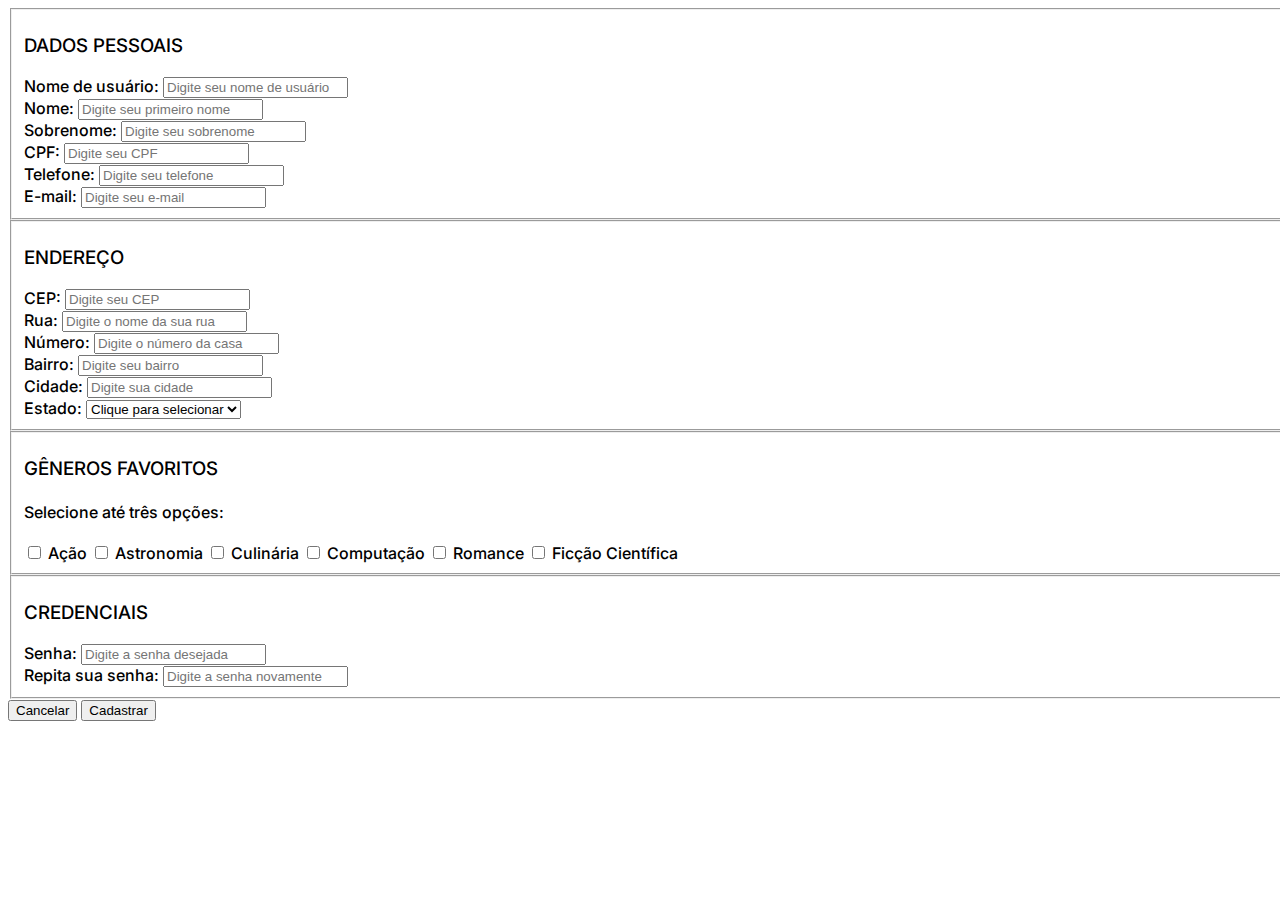
<file: src/html-paginas/cadastro.html>
<!DOCTYPE html>
<html lang="en">
<head>
    <meta charset="UTF-8">
    <meta name="viewport" content="width=device-width, initial-scale=1.0">
    <title>Tela de cadastro</title>
    <link rel = "stylesheet" href = "../css-styles/styles.css">
</head>
<body>
    

    <form class = "formulario-cadastro">

        <fieldset class = "quadro-identidade">
            <h3 class = "formulario-cadastro_titulo-quadro">DADOS PESSOAIS</h3>
            <div class = "quadro-identidade_campo">

                <label for = "usuario" > Nome de usuário:</label>
                <input type = "text" name = "usuario" id = "usuario"  placeholder="Digite seu nome de usuário" required>

            </div>
            
            <div class = "quadro-identidade_campo">

                <label for = "nome" > Nome:</label>
                <input type = "text" name = "nome" id = "nome" placeholder="Digite seu primeiro nome" required>

            </div>

            <div class = "quadro-identidade_campo">

                <label for = "sobrenome" > Sobrenome:</label>
                <input type = "text" name = "sobrenome" id = "sobrenome" placeholder="Digite seu sobrenome" required>

            </div>

            <div class = "quadro-identidade_campo">

                <label for = "cpf" > CPF:</label>
                <input type = "text" name = "cpf" id = "cpf" placeholder="Digite seu CPF" required >

            </div>

            <div class = "quadro-identidade_campo">

                <label for = "telefone" > Telefone:</label>
                <input type = "tel" name = "telefone" id = "telefone" placeholder="Digite seu telefone" required>

            </div>

            <div class = "quadro-identidade_campo">

                <label for = "email" > E-mail:</label>
                <input type = "email" name = "email" id = "email" placeholder="Digite seu e-mail" required>

            </div>
        </fieldset>

        <fieldset class = "quadro-endereco">
            <h3 class = "formulario-cadastro_titulo-quadro">ENDEREÇO</h3>

            <div class = "quadro-endereco_campo">

                <label for = "cep"> CEP:</label>
                <input type = "text" name = "cep" id = "cep" placeholder="Digite seu CEP" required>

            </div>
            <div class = "quadro-endereco_campo">

                <label for = "rua"> Rua:</label>
                <input type = "text" name = "rua" id = "rua" placeholder="Digite o nome da sua rua"required>

            </div>
            <div class = "quadro-endereco_campo">

                <label for = "numero-fachada"> Número:</label>
                <input type = "text" name = "numero-fachada" id = "numero-fachada" placeholder="Digite o número da casa"required>

            </div>
            <div class = "quadro-endereco_campo">

                <label for = "bairro"> Bairro:</label>
                <input type = "text" name = "bairro" id = "bairro" placeholder="Digite seu bairro" required>

            </div>
            <div class = "quadro-endereco_campo">

                <label for = "cidade"> Cidade:</label>
                <input type = "text" name = "cidade" id = "cidade" placeholder="Digite sua cidade" required>

            </div>
            <div class = "quadro-endereco_campo">

                <label for = "estado"> Estado:</label>

                <select name = "estado" id = "estado">

                    <option value = "" data-default disabled selected>Clique para selecionar</option>
                    <option value="AC">AC</option>
                    <option value="AL">AL</option>
                    <option value="AP">AP</option>
                    <option value="AM">AM</option>
                    <option value="BA">BA</option>
                    <option value="CE">CE</option>
                    <option value="DF">DF</option>
                    <option value="ES">ES</option>
                    <option value="GO">GO</option>
                    <option value="MA">MA</option>
                    <option value="MT">MT</option>
                    <option value="MS">MS</option>
                    <option value="MG">MG</option>
                    <option value="PA">PA</option>
                    <option value="PB">PB</option>
                    <option value="PR">PR</option>
                    <option value="PE">PE</option>
                    <option value="PI">PI</option>
                    <option value="RJ">RJ</option>
                    <option value="RN">RN</option>
                    <option value="RS">RS</option>
                    <option value="RO">RO</option>
                    <option value="RR">RR</option>
                    <option value="SC">SC</option>
                    <option value="SP">SP</option>
                    <option value="SE">SE</option>
                    <option value="TO">TO</option>
                </select>

            
            </div>

        </fieldset>
        <fieldset class = "quadro-generos">

            <h3 class = "formulario-cadastro_titulo-quadro">GÊNEROS FAVORITOS</h3>
            <h4 class = "quadro-generos_orientacao">Selecione até três opções:</h4>

            <div class = "quadro-generos_campo">

                <input type = "checkbox" class = "checkbox-genero" id= "checkbox-genero-1">
                <label class = "rotulo-genero" for = "checkbox-genero-1">
                    <a class = "ancora-genero" id = "ancora-genero-1">Ação</a>
                </label>
                <input type="checkbox" class="checkbox-genero" id="checkbox-genero-2">
                <label class="rotulo-genero" for="checkbox-genero-2">
                    <a class="ancora-genero" id="ancora-genero-2">Astronomia</a>
                </label>

                <input type="checkbox" class="checkbox-genero" id="checkbox-genero-3">
                <label class="rotulo-genero" for="checkbox-genero-3">
                    <a class="ancora-genero" id="ancora-genero-3">Culinária</a>
                </label>

                <input type="checkbox" class="checkbox-genero" id="checkbox-genero-4">
                <label class="rotulo-genero" for="checkbox-genero-4">
                    <a class="ancora-genero" id="ancora-genero-4">Computação</a>
                </label>

                <input type="checkbox" class="checkbox-genero" id="checkbox-genero-5">
                <label class="rotulo-genero" for="checkbox-genero-5">
                    <a class="ancora-genero" id="ancora-genero-5">Romance</a>
                </label>

                <input type="checkbox" class="checkbox-genero" id="checkbox-genero-6">
                <label class="rotulo-genero" for="checkbox-genero-6">
                    <a class="ancora-genero" id="ancora-genero-6">Ficção Científica</a>
                </label>


            </div>
        </fieldset>

        <fieldset class = "quadro-senha">

            <h3 class = "formulario-cadastro_titulo-quadro">CREDENCIAIS</h3>
            <div class = "quadro-senha_campo">

                <label for = "senha"> Senha:</label>
                <input type = "password" name = "senha" id = "senha" placeholder="Digite a senha desejada">

            </div>

            <div class = "quadro-senha_campo">

                <label for = "repita-senha"> Repita sua senha:</label>
                <input type = "password" name = "repita-senha" id = "repita-senha" placeholder="Digite a senha novamente"required>

            </div>
        </fieldset>
    
        <div class = "formulario-cadastro_botoes">

            <button type = "reset" id = "botao-cancelar"> Cancelar </button>
            <button type = "submit" id = "botao-cadastrar"> Cadastrar </button>

        </div>
    </form>

    <script src = "../js-scripts/cadastro.js" type = "module"></script>
    
</body>
</html>
</file>
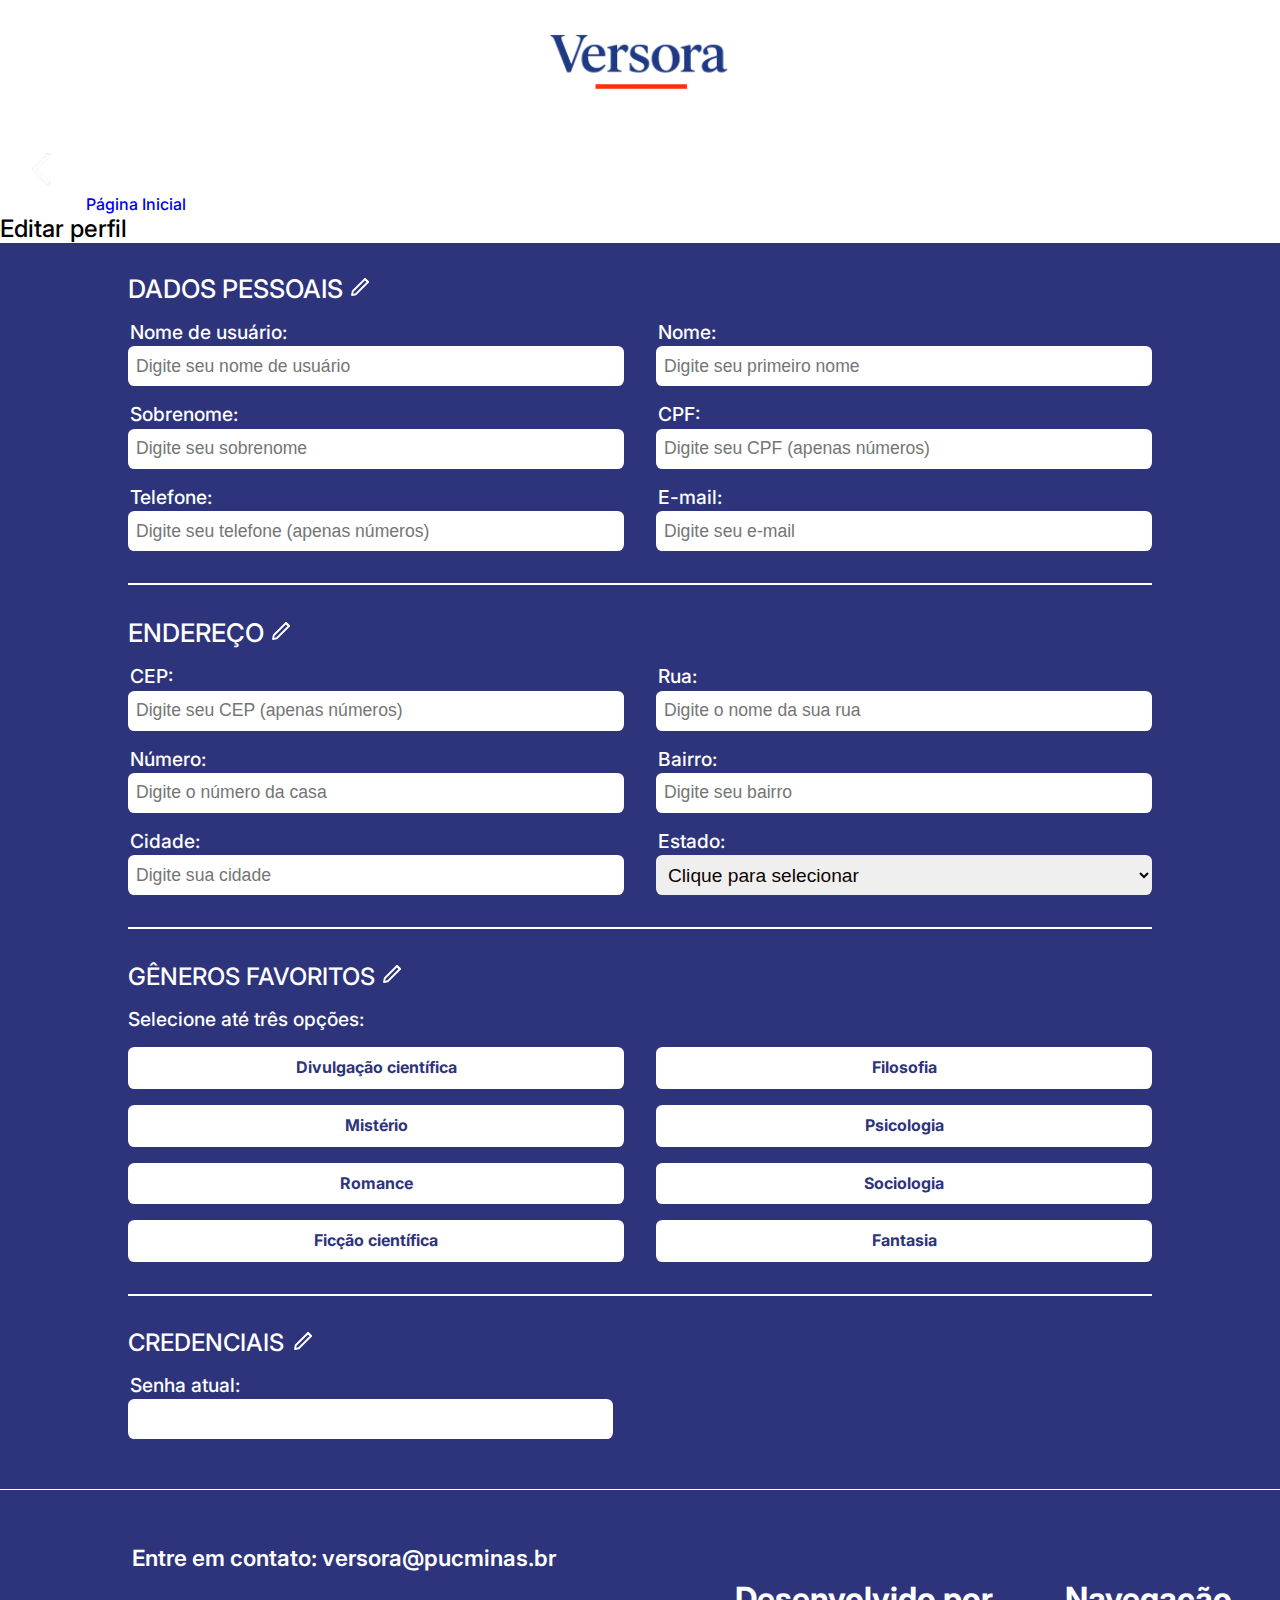
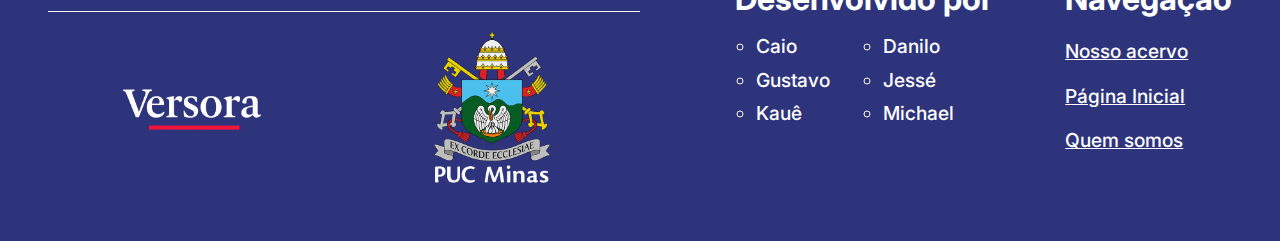
<file: src/html-paginas/editar-perfil.html>
<!DOCTYPE html>
<html lang="pt-br">

<head>
    <meta charset="UTF-8">
    <meta name="viewport" content="width=device-width, initial-scale=1.0">
    <title>Tela de cadastro</title>
    <link rel="icon" type="image/png" sizes="16x16" href="../img/favicon-16x16.png">
    <link rel="icon" type="image/png" sizes="32x32" href="../img/favicon-32x32.png">
    <link rel="stylesheet" href="../css-styles/styles.css">
    <link rel="stylesheet" href="../css-styles/editar-perfil.css">
</head>

<body id="body-cadastro">

    <header class="cabecalho" id="cabecalho-cadastro">
        <nav>
            <section class="logo_container">
                <img src="../img/logotipo_versora.png" alt="Logotipo comercial VERSORA">
            </section>
        </nav>
    </header>

    <section class="navigation-bar">
        <a href="../../index.html" class="back-to-home">
            <img src="../img/arrow-left.png" alt="Seta apontando para esquerda, que indica voltar de página">
            <span>Página Inicial</span>
        </a>
        <h2 id="titulo-cadastro">Editar perfil</h2>
    </section>

    <form class="formulario-edicao-perfil">

        <section class="form-container">

            <fieldset class="quadro-identidade">
                <h3 class="formulario-cadastro_titulo-quadro">DADOS PESSOAIS
                    <a href="#">
                        <img class="icon" id="editar-dados-pessoais-lapis" src="../img/icone_lapis_branco.svg">
                        <img class="icon" id="editar-dados-pessoais-confirmar" hidden src="../img/icone_confirmar.svg">
                        <img class="icon" id="editar-dados-pessoais-cancelar" hidden src="../img/icone_cancelar.svg">

                    </a>

                </h3>



                <div class="quadro-identidade-campos">
                    <div class="quadro-identidade_campo">

                        <label for="usuario"> Nome de usuário:</label>
                        <input type="text" name="usuario" id="usuario" placeholder="Digite seu nome de usuário"
                            required>

                    </div>

                    <div class="quadro-identidade_campo">

                        <label for="nome"> Nome:</label>
                        <input type="text" name="nome" id="nome" placeholder="Digite seu primeiro nome" required>

                    </div>

                    <div class="quadro-identidade_campo">

                        <label for="sobrenome"> Sobrenome:</label>
                        <input type="text" name="sobrenome" id="sobrenome" placeholder="Digite seu sobrenome" required>

                    </div>

                    <div class="quadro-identidade_campo">

                        <label for="cpf"> CPF:</label>
                        <input type="text" name="cpf" id="cpf" placeholder="Digite seu CPF (apenas números)"
                            pattern="^\d{3}\.\d{3}\.\d{3}-\d{2}$" title="Use o formato 999.888.777-33"
                            inputmode="numeric" autocomplete="off" required>

                    </div>

                    <div class="quadro-identidade_campo">

                        <label for="telefone"> Telefone:</label>
                        <input type="tel" inputmode="numeric" autocomplete="tel" name="telefone" id="telefone"
                            placeholder="Digite seu telefone (apenas números)" pattern="^\(\d{2}\) \d{5}-\d{4}$"
                            title="Use o formato (DD) 9XXXX-XXXX" required>

                    </div>

                    <div class="quadro-identidade_campo">

                        <label for="email"> E-mail:</label>
                        <input type="email" name="email" id="email" placeholder="Digite seu e-mail" required>

                    </div>
                </div>
            </fieldset>

            <fieldset class="quadro-endereco">
                <h3 class="formulario-cadastro_titulo-quadro">ENDEREÇO
                    <a href="#">
                        <img class="icon" id="editar-endereco-lapis" src="../img/icone_lapis_branco.svg">
                        <img class="icon" id="editar-endereco-confirmar" hidden src="../img/icone_confirmar.svg">
                        <img class="icon" id="editar-endereco-cancelar" hidden src="../img/icone_cancelar.svg">

                    </a>


                </h3>

                <div class="quadro-endereco-campos">
                    <div class="quadro-endereco_campo">

                        <label for="cep"> CEP:</label>
                        <input type="text" name="cep" id="cep" placeholder="Digite seu CEP (apenas números)"
                            inputmode="numeric" autocomplete="postal-code" pattern="^\d{5}-\d{3}$"
                            title="Use o formato 33000-000" required>

                    </div>
                    <div class="quadro-endereco_campo">

                        <label for="rua"> Rua:</label>
                        <input type="text" name="rua" id="rua" placeholder="Digite o nome da sua rua" required>

                    </div>
                    <div class="quadro-endereco_campo">

                        <label for="numero-fachada"> Número:</label>
                        <input type="text" name="numero-fachada" id="numero-fachada"
                            placeholder="Digite o número da casa" required>

                    </div>
                    <div class="quadro-endereco_campo">

                        <label for="bairro"> Bairro:</label>
                        <input type="text" name="bairro" id="bairro" placeholder="Digite seu bairro" required>

                    </div>
                    <div class="quadro-endereco_campo">

                        <label for="cidade"> Cidade:</label>
                        <input type="text" name="cidade" id="cidade" placeholder="Digite sua cidade" required>

                    </div>

                    <div class="quadro-endereco_campo">

                        <label for="estado"> Estado:</label>

                        <select name="estado" id="estado">

                            <option value="" data-default disabled selected>Clique para selecionar</option>
                            <option value="AC">AC</option>
                            <option value="AL">AL</option>
                            <option value="AP">AP</option>
                            <option value="AM">AM</option>
                            <option value="BA">BA</option>
                            <option value="CE">CE</option>
                            <option value="DF">DF</option>
                            <option value="ES">ES</option>
                            <option value="GO">GO</option>
                            <option value="MA">MA</option>
                            <option value="MT">MT</option>
                            <option value="MS">MS</option>
                            <option value="MG">MG</option>
                            <option value="PA">PA</option>
                            <option value="PB">PB</option>
                            <option value="PR">PR</option>
                            <option value="PE">PE</option>
                            <option value="PI">PI</option>
                            <option value="RJ">RJ</option>
                            <option value="RN">RN</option>
                            <option value="RS">RS</option>
                            <option value="RO">RO</option>
                            <option value="RR">RR</option>
                            <option value="SC">SC</option>
                            <option value="SP">SP</option>
                            <option value="SE">SE</option>
                            <option value="TO">TO</option>
                        </select>


                    </div>
                </div>

            </fieldset>
            <fieldset class="quadro-generos">

                <h3 class="formulario-cadastro_titulo-quadro">GÊNEROS FAVORITOS
                    <a href="#">
                        <img class="icon" id="editar-favoritos-lapis" src="../img/icone_lapis_branco.svg">
                        <img class="icon" id="editar-favoritos-confirmar" hidden src="../img/icone_confirmar.svg">
                        <img class="icon" id="editar-favoritos-cancelar" hidden src="../img/icone_cancelar.svg">

                    </a>
                </h3>
                <h4 class="quadro-generos_orientacao">Selecione até três opções:</h4>

                <div class="quadro-generos_campos">


                    <input type="checkbox" class="checkbox-genero divulgacao-cientifica" id="checkbox-genero-1">
                    <label class="rotulo-genero" for="checkbox-genero-1">
                        <a class="ancora-genero" id="divulgacao-cientifica">Divulgação científica</a>
                    </label>


                    <input type="checkbox" class="checkbox-genero filosofia" id="checkbox-genero-2">
                    <label class="rotulo-genero" for="checkbox-genero-2">
                        <a class="ancora-genero" id="filosofia">Filosofia</a>
                    </label>


                    <input type="checkbox" class="checkbox-genero misterio" id="checkbox-genero-3">
                    <label class="rotulo-genero" for="checkbox-genero-3">
                        <a class="ancora-genero" id="misterio">Mistério</a>
                    </label>



                    <input type="checkbox" class="checkbox-genero psicologia" id="checkbox-genero-4">
                    <label class="rotulo-genero" for="checkbox-genero-4">
                        <a class="ancora-genero" id="psicologia">Psicologia</a>
                    </label>



                    <input type="checkbox" class="checkbox-genero romance" id="checkbox-genero-5">
                    <label class="rotulo-genero" for="checkbox-genero-5">
                        <a class="ancora-genero" id="romance">Romance</a>
                    </label>



                    <input type="checkbox" class="checkbox-genero sociologia" id="checkbox-genero-6">
                    <label class="rotulo-genero" for="checkbox-genero-6">
                        <a class="ancora-genero" id="sociologia">Sociologia</a>
                    </label>

                    <input type="checkbox" class="checkbox-genero ficcao-cientifica" id="checkbox-genero-7">
                    <label class="rotulo-genero" for="checkbox-genero-7">
                        <a class="ancora-genero" id="ficcao-cientifica">Ficção científica</a>
                    </label>

                    <input type="checkbox" class="checkbox-genero fantasia" id="checkbox-genero-8">
                    <label class="rotulo-genero" for="checkbox-genero-8">
                        <a class="ancora-genero" id="fantasia">Fantasia</a>
                    </label>

                </div>

                </div>
            </fieldset>

            <fieldset class="quadro-senha">

                <section class="formulario-cadastro_titulo-quadro">
                    <h3 class="titulo-quadro">CREDENCIAIS</h3>
                    <a href="#">
                        <img class="icon" id="editar-senha-lapis" src="../img/icone_lapis_branco.svg">
                        <img class="icon" id="editar-senha-confirmar" hidden src="../img/icone_confirmar.svg">
                        <img class="icon" id="editar-senha-cancelar" hidden src="../img/icone_cancelar.svg">

                    </a>
                </section>

                <div class="quadro-senha_campos">
                    <div class="quadro-senha_campo">

                        <label for="senha"> Senha atual:</label>
                        <input type="password" name="senha" id="senha" class="senha-atual" placeholder="">

                    </div>
                </div>

                <div id="quadro-senhas" class="quadro-senha_campos" style="display: none;">
                    <div class="quadro-senha_campo">

                        <label for="senha"> Nova senha:</label>
                        <input type="password" id="nova-senha" name="senha" placeholder="Digite sua nova senha">

                    </div>


                    <div class="quadro-senha_campo">

                        <label for="senha"> Confirmar nova senha:</label>
                        <input type="password" id="confirmar-nova-senha" name="confirmar-senha"
                            placeholder="Repita sua nova senha">

                    </div>


                </div>

            </fieldset>



        </section>
    </form>

    <footer id="footer-cadastro">
        <section class="left_container">
            <div class="email_container">
                <span>Entre em contato: versora@pucminas.br</span>
            </div>
            <div class="logos_container">
                <img src="../../src/img/Logo-branca-versora.png" alt="Logotipo branca versora">
                <img src="../../src/img/logo_puc.png" alt="Logotipo Puc Minas">
            </div>
        </section>
        <section class="right_container">
            <div class="devs">
                <h2>Desenvolvido por</h2>
                <ul>
                    <li>Caio</li>
                    <li>Danilo</li>
                    <li>Gustavo</li>
                    <li>Jessé</li>
                    <li>Kauê</li>
                    <li>Michael</li>
                </ul>
            </div>
            <nav>
                <h2>Navegação</h2>
                <a href="../html-paginas/acervo.html">Nosso acervo</a>
                <a href="../../index.html">Página Inicial</a>
                <a href="#">Quem somos</a>
            </nav>
        </section>
    </footer>

    <script src="../js-scripts/limite-generos.js" type="module"></script>
    <script src="../js-scripts/cadastro.js" type="module"></script>
    <script src="../js-scripts/mascaras.js" type="module"></script>

    <script src="../js-scripts/editar-perfil.js" type="module"></script>

</body>

</html>
</file>
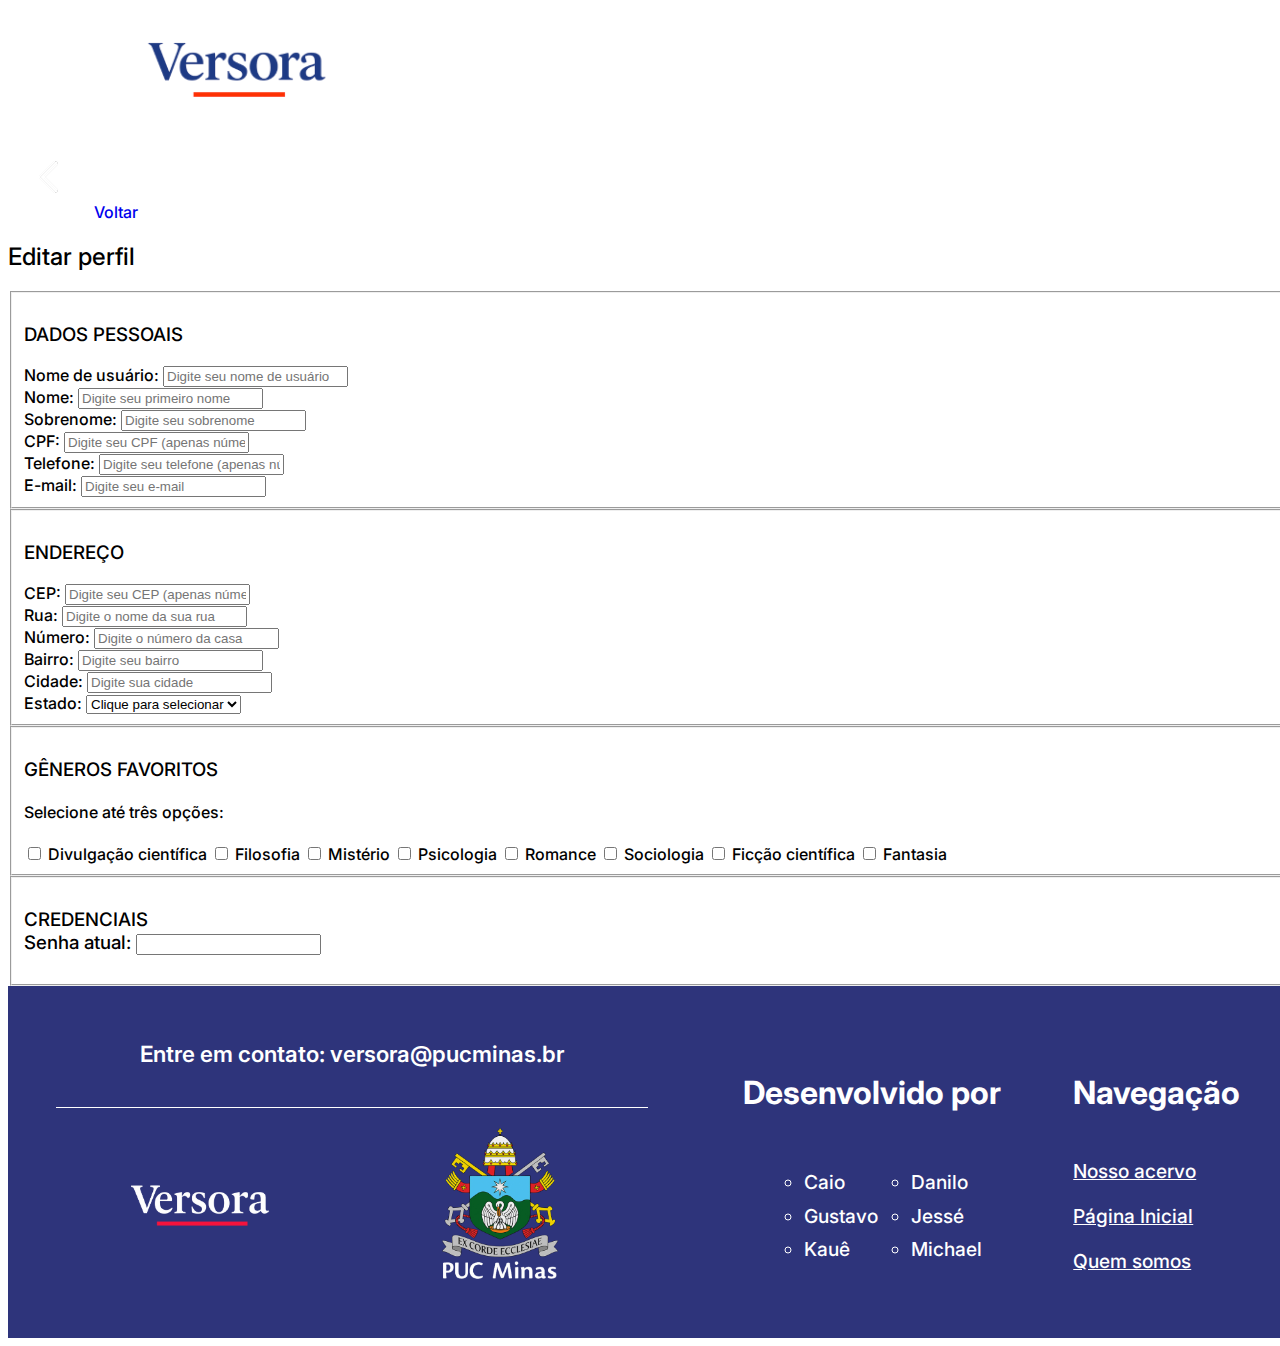
<file: src/html-paginas/editar.perfil.html>
<!DOCTYPE html>
<html lang="pt-br">

<head>
    <meta charset="UTF-8">
    <meta name="viewport" content="width=device-width, initial-scale=1.0">
    <title>Tela de cadastro</title>
    <link rel="icon" type="image/png" sizes="16x16" href="../img/favicon-16x16.png">
    <link rel="icon" type="image/png" sizes="32x32" href="../img/favicon-32x32.png">
    <link rel="stylesheet" href="../css-styles/styles.css">
</head>

<body id="body-cadastro">

    <header class="cabecalho" id="cabecalho-cadastro">
        <nav>
            <section class="logo_container">
                <img src="../img/logotipo_versora.png" alt="Logotipo comercial VERSORA">
            </section>
        </nav>
    </header>

    <form class="formulario-cadastro">

        <section class="navigation-bar">
            <a href="../../index.html" class="back-to-home">
                <img src="../img/arrow-left.png" alt="Seta apontando para esquerda, que indica voltar de página">
                <span>Voltar</span>
            </a>
            <h2 id="titulo-cadastro">Editar perfil</h2>
        </section>

        <section class="form-container">

            <fieldset class="quadro-identidade">
                <h3 class="formulario-cadastro_titulo-quadro">DADOS PESSOAIS
                    <a href="#">
                        <img class="icon" id="editar-dados-pessoais-lapis" src="../img/icone_lapis_branco.svg">
                        <img class="icon" id="editar-dados-pessoais-confirmar" hidden src="../img/icone_confirmar.svg">
                        <img class="icon" id="editar-dados-pessoais-cancelar" hidden src="../img/icone_cancelar.svg">

                    </a>

                </h3>



                <div class="quadro-identidade-campos">
                    <div class="quadro-identidade_campo">

                        <label for="usuario"> Nome de usuário:</label>
                        <input type="text" name="usuario" id="usuario" placeholder="Digite seu nome de usuário"
                            required>

                    </div>

                    <div class="quadro-identidade_campo">

                        <label for="nome"> Nome:</label>
                        <input type="text" name="nome" id="nome" placeholder="Digite seu primeiro nome" required>

                    </div>

                    <div class="quadro-identidade_campo">

                        <label for="sobrenome"> Sobrenome:</label>
                        <input type="text" name="sobrenome" id="sobrenome" placeholder="Digite seu sobrenome" required>

                    </div>

                    <div class="quadro-identidade_campo">

                        <label for="cpf"> CPF:</label>
                        <input type="text" name="cpf" id="cpf" placeholder="Digite seu CPF (apenas números)"
                            pattern="^\d{3}\.\d{3}\.\d{3}-\d{2}$" title="Use o formato 999.888.777-33"
                            inputmode="numeric" autocomplete="off" required>

                    </div>

                    <div class="quadro-identidade_campo">

                        <label for="telefone"> Telefone:</label>
                        <input type="tel" inputmode="numeric" autocomplete="tel" name="telefone" id="telefone"
                            placeholder="Digite seu telefone (apenas números)" pattern="^\(\d{2}\) \d{5}-\d{4}$"
                            title="Use o formato (DD) 9XXXX-XXXX" required>

                    </div>

                    <div class="quadro-identidade_campo">

                        <label for="email"> E-mail:</label>
                        <input type="email" name="email" id="email" placeholder="Digite seu e-mail" required>

                    </div>
                </div>
            </fieldset>

            <fieldset class="quadro-endereco">
                <h3 class="formulario-cadastro_titulo-quadro">ENDEREÇO
                    <a href="#">
                        <img class="icon" id="editar-endereco-lapis" src="../img/icone_lapis_branco.svg">
                        <img class="icon" id="editar-endereco-confirmar" hidden src="../img/icone_confirmar.svg">
                        <img class="icon" id="editar-endereco-cancelar" hidden src="../img/icone_cancelar.svg">

                    </a>


                </h3>

                <div class="quadro-endereco-campos">
                    <div class="quadro-endereco_campo">

                        <label for="cep"> CEP:</label>
                        <input type="text" name="cep" id="cep" placeholder="Digite seu CEP (apenas números)"
                            inputmode="numeric" autocomplete="postal-code" pattern="^\d{5}-\d{3}$"
                            title="Use o formato 33000-000" required>

                    </div>
                    <div class="quadro-endereco_campo">

                        <label for="rua"> Rua:</label>
                        <input type="text" name="rua" id="rua" placeholder="Digite o nome da sua rua" required>

                    </div>
                    <div class="quadro-endereco_campo">

                        <label for="numero-fachada"> Número:</label>
                        <input type="text" name="numero-fachada" id="numero-fachada"
                            placeholder="Digite o número da casa" required>

                    </div>
                    <div class="quadro-endereco_campo">

                        <label for="bairro"> Bairro:</label>
                        <input type="text" name="bairro" id="bairro" placeholder="Digite seu bairro" required>

                    </div>
                    <div class="quadro-endereco_campo">

                        <label for="cidade"> Cidade:</label>
                        <input type="text" name="cidade" id="cidade" placeholder="Digite sua cidade" required>

                    </div>

                    <div class="quadro-endereco_campo">

                        <label for="estado"> Estado:</label>

                        <select name="estado" id="estado">

                            <option value="" data-default disabled selected>Clique para selecionar</option>
                            <option value="AC">AC</option>
                            <option value="AL">AL</option>
                            <option value="AP">AP</option>
                            <option value="AM">AM</option>
                            <option value="BA">BA</option>
                            <option value="CE">CE</option>
                            <option value="DF">DF</option>
                            <option value="ES">ES</option>
                            <option value="GO">GO</option>
                            <option value="MA">MA</option>
                            <option value="MT">MT</option>
                            <option value="MS">MS</option>
                            <option value="MG">MG</option>
                            <option value="PA">PA</option>
                            <option value="PB">PB</option>
                            <option value="PR">PR</option>
                            <option value="PE">PE</option>
                            <option value="PI">PI</option>
                            <option value="RJ">RJ</option>
                            <option value="RN">RN</option>
                            <option value="RS">RS</option>
                            <option value="RO">RO</option>
                            <option value="RR">RR</option>
                            <option value="SC">SC</option>
                            <option value="SP">SP</option>
                            <option value="SE">SE</option>
                            <option value="TO">TO</option>
                        </select>


                    </div>
                </div>

            </fieldset>
            <fieldset class="quadro-generos">

                <h3 class="formulario-cadastro_titulo-quadro">GÊNEROS FAVORITOS
                    <a href="#">
                        <img class="icon" id="editar-favoritos-lapis" src="../img/icone_lapis_branco.svg">
                        <img class="icon" id="editar-favoritos-confirmar" hidden src="../img/icone_confirmar.svg">
                        <img class="icon" id="editar-favoritos-cancelar" hidden src="../img/icone_cancelar.svg">

                    </a>
                </h3>
                <h4 class="quadro-generos_orientacao">Selecione até três opções:</h4>

                <div class="quadro-generos_campos">


                    <input type="checkbox" class="checkbox-genero" id="checkbox-genero-1">
                    <label class="rotulo-genero" for="checkbox-genero-1">
                        <a class="ancora-genero" id="divulgacao-cientifica">Divulgação científica</a>
                    </label>


                    <input type="checkbox" class="checkbox-genero" id="checkbox-genero-2">
                    <label class="rotulo-genero" for="checkbox-genero-2">
                        <a class="ancora-genero" id="filosofia">Filosofia</a>
                    </label>


                    <input type="checkbox" class="checkbox-genero" id="checkbox-genero-3">
                    <label class="rotulo-genero" for="checkbox-genero-3">
                        <a class="ancora-genero" id="misterio">Mistério</a>
                    </label>



                    <input type="checkbox" class="checkbox-genero" id="checkbox-genero-4">
                    <label class="rotulo-genero" for="checkbox-genero-4">
                        <a class="ancora-genero" id="psicologia">Psicologia</a>
                    </label>



                    <input type="checkbox" class="checkbox-genero" id="checkbox-genero-5">
                    <label class="rotulo-genero" for="checkbox-genero-5">
                        <a class="ancora-genero" id="romance">Romance</a>
                    </label>



                    <input type="checkbox" class="checkbox-genero" id="checkbox-genero-6">
                    <label class="rotulo-genero" for="checkbox-genero-6">
                        <a class="ancora-genero" id="sociologia">Sociologia</a>
                    </label>

                    <input type="checkbox" class="checkbox-genero" id="checkbox-genero-7">
                    <label class="rotulo-genero" for="checkbox-genero-7">
                        <a class="ancora-genero" id="ficcao-cientifica">Ficção científica</a>
                    </label>

                    <input type="checkbox" class="checkbox-genero" id="checkbox-genero-8">
                    <label class="rotulo-genero" for="checkbox-genero-8">
                        <a class="ancora-genero" id="fantasia">Fantasia</a>
                    </label>

                </div>

                </div>
            </fieldset>

            <fieldset class="quadro-senha">

                <h3 class="formulario-cadastro_titulo-quadro">CREDENCIAIS
                    <a href="#">
                        <img class="icon" id="editar-senha-lapis" src="../img/icone_lapis_branco.svg">
                        <img class="icon" id="editar-senha-confirmar" hidden src="../img/icone_confirmar.svg">
                        <img class="icon" id="editar-senha-cancelar" hidden src="../img/icone_cancelar.svg">

                    </a>

                    <div class="quadro-senha_campos">
                        <div class="quadro-senha_campo">

                            <label for="senha"> Senha atual:</label>
                            <input type="password" name="senha" id="senha" placeholder="">

                        </div>
                    </div>

                    <div class="quadro-senha_campos" hidden>
                        <div class="quadro-senha_campo" id="nova-senha" hidden>

                            <label for="senha"> Nova senha:</label>
                            <input type="password" name="senha" placeholder="Digite sua nova senha">

                        </div>


                        <div class="quadro-senha_campo" id="confirmar-nova-senha" hidden>

                            <label for="senha"> Confirmar nova senha:</label>
                            <input type="password" name="senha" placeholder="Repita sua nova senha">

                        </div>


                    </div>

            </fieldset>



        </section>
    </form>

    <footer id="footer-cadastro">
        <section class="left_container">
            <div class="email_container">
                <span>Entre em contato: versora@pucminas.br</span>
            </div>
            <div class="logos_container">
                <img src="../../src/img/Logo-branca-versora.png" alt="Logotipo branca versora">
                <img src="../../src/img/logo_puc.png" alt="Logotipo Puc Minas">
            </div>
        </section>
        <section class="right_container">
            <div class="devs">
                <h2>Desenvolvido por</h2>
                <ul>
                    <li>Caio</li>
                    <li>Danilo</li>
                    <li>Gustavo</li>
                    <li>Jessé</li>
                    <li>Kauê</li>
                    <li>Michael</li>
                </ul>
            </div>
            <nav>
                <h2>Navegação</h2>
                <a href="../html-paginas/acervo.html">Nosso acervo</a>
                <a href="../../index.html">Página Inicial</a>
                <a href="#">Quem somos</a>
            </nav>
        </section>
    </footer>

    <script src="../js-scripts/limite-generos.js" type="module"></script>
    <script src="../js-scripts/cadastro.js" type="module"></script>
    <script src="../js-scripts/mascaras.js" type="module"></script>

    <script src="../js-scripts/editar-perfil.js" type="module"></script>

</body>

</html>
</file>
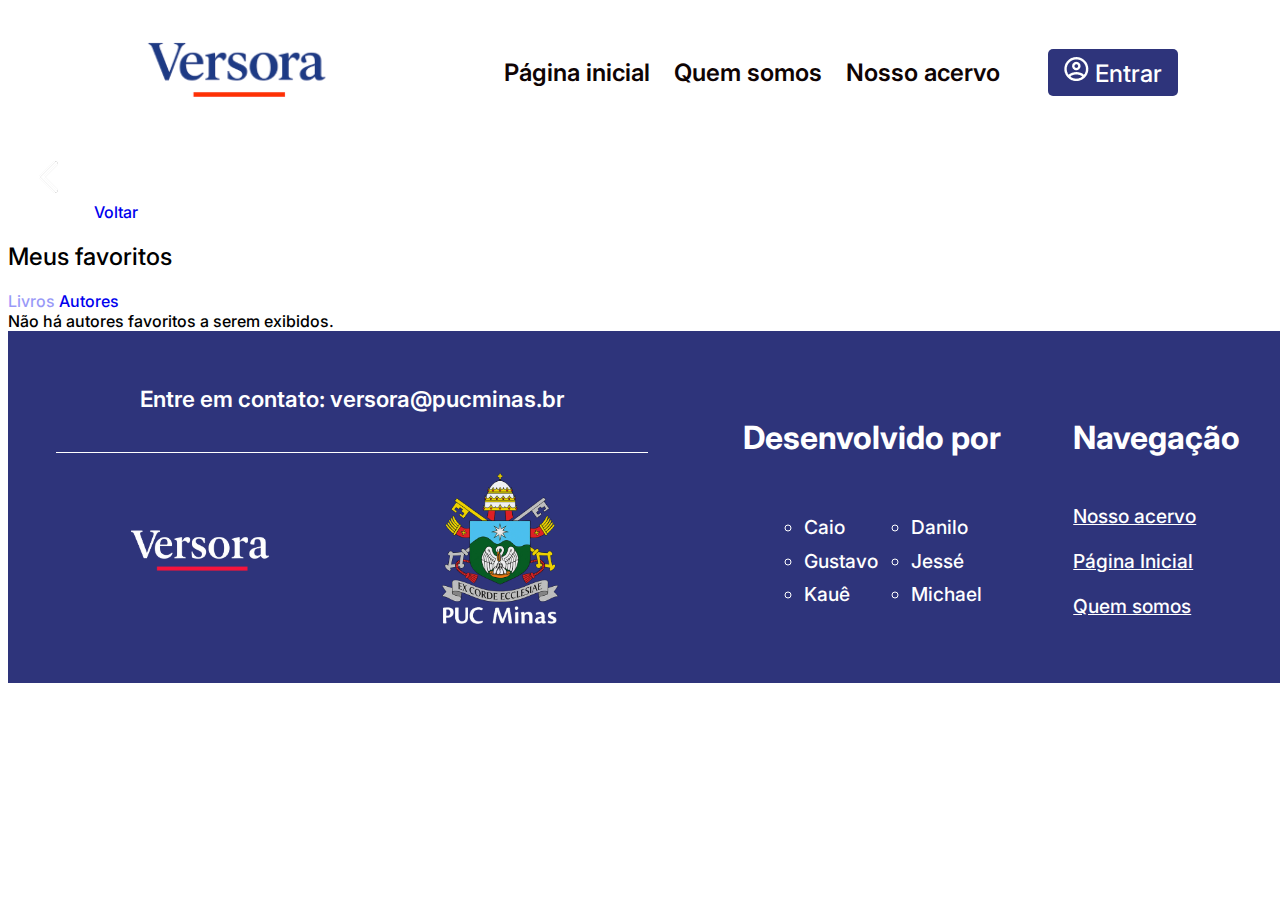
<file: src/html-paginas/favoritos-autores.html>
<!DOCTYPE html>
<html lang="en">

<head>
    <meta charset="UTF-8">
    <meta name="viewport" content="width=device-width, initial-scale=1.0">
    <title>Meus autores favoritos</title>
    <link rel="icon" type="image/png" sizes="16x16" href="../img/favicon-16x16.png">
    <link rel="icon" type="image/png" sizes="32x32" href="../img/favicon-32x32.png">
    <link rel="stylesheet" href="../css-styles/styles.css">

    <script src="../js-scripts/login.js" type="module" defer></script>
    <script src="../js-scripts/login-persistencia.js" type="module" defer></script>
    <script src="../js-funcoes/funcao-sair.js" type="module" defer></script>
    <script src="../js-scripts/redefinir-senha.js" type="module" defer></script>
</head>

<body>

    <header class="cabecalho">
        <nav>
            <section class="logo_container">
                <img src="../img/logotipo_versora.png" alt="Logotipo comercial VERSORA">
            </section>
            <section class="nav_containers">
                <section class="anchor_container">
                    <a href="../../index.html">Página inicial</a>
                    <a href="#">Quem somos</a>
                    <a href="./acervo.html">Nosso acervo</a>
                </section>
                <section class="login_container">
                    <label for="checkbox-login" class="entrar-rotulo">
                        <img src="../img/icon_user.png" alt="Ícone de usuário">
                        <span>Entrar</span>
                    </label>
                </section>
            </section>
        </nav>
    </header>


    <section class="navigation-bar" style="gap: 0;">
        <a href="./acervo.html" class="back-to-home" id="voltar">
            <img src="../img/arrow-left.png" alt="Seta apontando para esquerda, que indica voltar de página">
            <span>Voltar</span>
        </a>
        <h2>Meus favoritos</h2>
    </section>

    <div class="secao-trocar-tipo">
        <a class="trocar-tipo-de-favorito" id="livros-favoritos" href="./favoritos-livros.html"
            style="opacity: 0.4;">Livros</a>
        <a class="trocar-tipo-de-favorito" id="autores-favoritos" href="#" style="opacity: 1.0;">Autores</a>
    </div>

    <span id="mensagem-padrao">Não há autores favoritos a serem exibidos.</span>

    <section id="grade-favoritos">

        <!-- essse trecho apenas serve de modelo para os elementos criados dinamicamente ao carregar a página. Manter esse comentário para facilitar a leitura de tags -->
        <!-- <div class = "container-do-favorito"> -->
        <!-- essse trecho apenas serve de modelo para os elementos criados dinamicamente ao carregar a página. Manter esse comentário para facilitar a leitura de tags -->
        <!-- <a class="capa-favorito" href="#" id="0001">
                <img src="../img/fotos-autores/0001.jpg" alt="Thomas Kuhn">
                <span>Thomas Kuhn</span>
            </a> -->

        <!-- esse trecho todo é referente ao ícone de lixeira para excluir o livro -->
        <!-- <button class="btn-trash" id = "lixeira-ID" type="button" aria-label="Remover dos favoritos" title="Remover dos favoritos">
                <svg xmlns="http://www.w3.org/2000/svg" viewBox="0 0 24 24" width="24" height="24"
                    fill="none" stroke="currentColor" stroke-width="1.8" stroke-linecap="round" stroke-linejoin="round"
                    class="icon-trash">
                tampa -->
        <!-- <path d="M3 6h18"/>
                <path d="M8 6V4.5A1.5 1.5 0 0 1 9.5 3h5A1.5 1.5 0 0 1 16 4.5V6"/> -->
        <!-- corpo -->
        <!-- <rect x="5" y="6" width="14" height="15" rx="2"/> -->
        <!-- linhas internas -->
        <!-- <path d="M10 11v6M14 11v6"/>
                </svg>
            </button> -->
        <!-- FIM DA LIXEIRA -->
        <!-- </div> -->

    </section>

    <footer class="opacity05">
        <section class="left_container">
            <div class="email_container">
                <span>Entre em contato: versora@pucminas.br</span>
            </div>
            <div class="logos_container">
                <img src="../../src/img/Logo-branca-versora.png" alt="Logotipo branca versora">
                <img src="../../src/img/logo_puc.png" alt="Logotipo Puc Minas">
            </div>
        </section>
        <section class="right_container">
            <div class="devs">
                <h2>Desenvolvido por</h2>
                <ul>
                    <li>Caio</li>
                    <li>Danilo</li>
                    <li>Gustavo</li>
                    <li>Jessé</li>
                    <li>Kauê</li>
                    <li>Michael</li>
                </ul>
            </div>
            <nav>
                <h2>Navegação</h2>
                <a href="../html-paginas/acervo.html">Nosso acervo</a>
                <a href="../../index.html">Página Inicial</a>
                <a href="#">Quem somos</a>
            </nav>
        </section>
    </footer>

    <script src="../js-scripts/favoritos-criar-autor.js" type="module"></script>
    <script src="../js-scripts/ir-para-autor-favoritos.js" type="module"></script>
    <script src="../js-scripts/favorito-excluir-autor.js" type="module"></script>

</body>

</html>
</file>
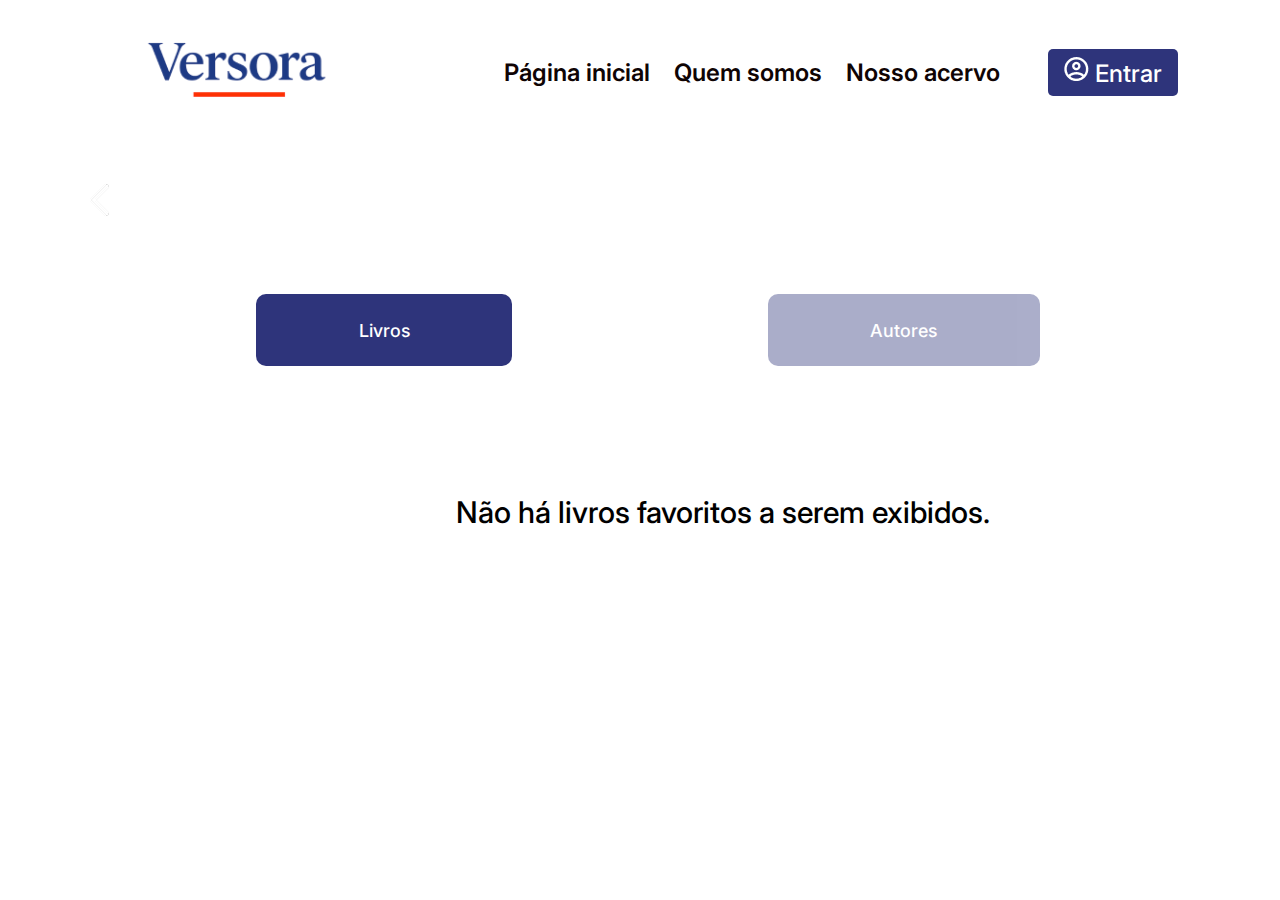
<file: src/html-paginas/favoritos-livros.html>
<!DOCTYPE html>
<html lang="pt-br">
<head>
    <meta charset="UTF-8">
    <meta name="viewport" content="width=device-width, initial-scale=1.0">
    <title>Meus favoritos</title>
    <link rel="icon" type="image/png" sizes="16x16" href="src/img/favicon-16x16.png" >
    <link rel="icon" type="image/png" sizes="32x32" href="src/img/favicon-32x32.png" >
    <link rel="stylesheet" href="../css-styles/favoritos.css">
    <link rel="stylesheet" href="../css-styles/styles.css">
</head>
<body>
    
    <header class="cabecalho">
        <nav>
            <section class="logo_container">
                <img src="../img/logotipo_versora.png" alt="Logotipo comercial VERSORA">
            </section>
            <section class="nav_containers">
                <section class="anchor_container">
                    <a href="../../index.html">Página inicial</a>
                    <a href="#">Quem somos</a>
                    <a href="./acervo.html">Nosso acervo</a>
                </section>
                <section class="login_container">
                    <label for="checkbox-login" class="entrar-rotulo">
                        <img src="../img/icon_user.png" alt="Ícone de usuário">
                        <span>Entrar</span>
                    </label>
                </section>
            </section>
        </nav>
    </header>


    <section class="navigation-bar" style="gap: 0;">
        <a href="./acervo.html" class="back-to-home" id="voltar">
            <img src="../img/arrow-left.png" alt="Seta apontando para esquerda, que indica voltar de página">
            <span>Voltar</span>
        </a>
        <h2>Meus favoritos</h2>
    </section>


    <div class = "secao-trocar-tipo">
        <a class = "trocar-tipo-de-favorito" id = "livros-favoritos" href = "#">Livros</a>
        <a class = "trocar-tipo-de-favorito" id = "autores-favoritos" href = "./favoritos-autores.html" >Autores</a>
    </div>

    <span id = "mensagem-padrao">Não há livros favoritos a serem exibidos.</span>
    
    <section id = "grade-favoritos">

         <!-- essse trecho apenas serve de modelo para os elementos criados dinamicamente ao carregar a página. Manter esse comentário para facilitar a leitura de tags -->
        <!-- <div class = "container-do-favorito"> -->
            <!-- essse trecho apenas serve de modelo para os elementos criados dinamicamente ao carregar a página. Manter esse comentário para facilitar a leitura de tags -->
            <!-- <a class="capa-favorito" href="#" id="9786558311461">
                <img src="../img/capas/9786558311461.jpg" alt="A Sabedoria da Insegurança">
                <span>A Sabedoria da Insegurança</span>
            </a> -->

            <!-- esse trecho todo é referente ao ícone de lixeira para excluir o livro -->
            <!-- <button class="btn-trash" id = "lixeira-ISBN" type="button" aria-label="Remover dos favoritos" title="Remover dos favoritos">
                <svg xmlns="http://www.w3.org/2000/svg" viewBox="0 0 24 24" width="24" height="24"
                    fill="none" stroke="currentColor" stroke-width="1.8" stroke-linecap="round" stroke-linejoin="round"
                    class="icon-trash">
                tampa -->
                <!-- <path d="M3 6h18"/>
                <path d="M8 6V4.5A1.5 1.5 0 0 1 9.5 3h5A1.5 1.5 0 0 1 16 4.5V6"/> -->
                <!-- corpo -->
                <!-- <rect x="5" y="6" width="14" height="15" rx="2"/> -->
                <!-- linhas internas -->
                <!-- <path d="M10 11v6M14 11v6"/>
                </svg>
            </button> -->
            <!-- FIM DA LIXEIRA -->
        <!-- </div> -->

    </section>
    
    <script src ="../js-scripts/favoritos-criar.js" type = "module"></script>
    <script src = "../js-scripts/ir-para-livro-favoritos.js" type = "module"></script>
    <script src = "../js-scripts/favorito-excluir.js" type = "module"></script>

</body>
</html>
</file>
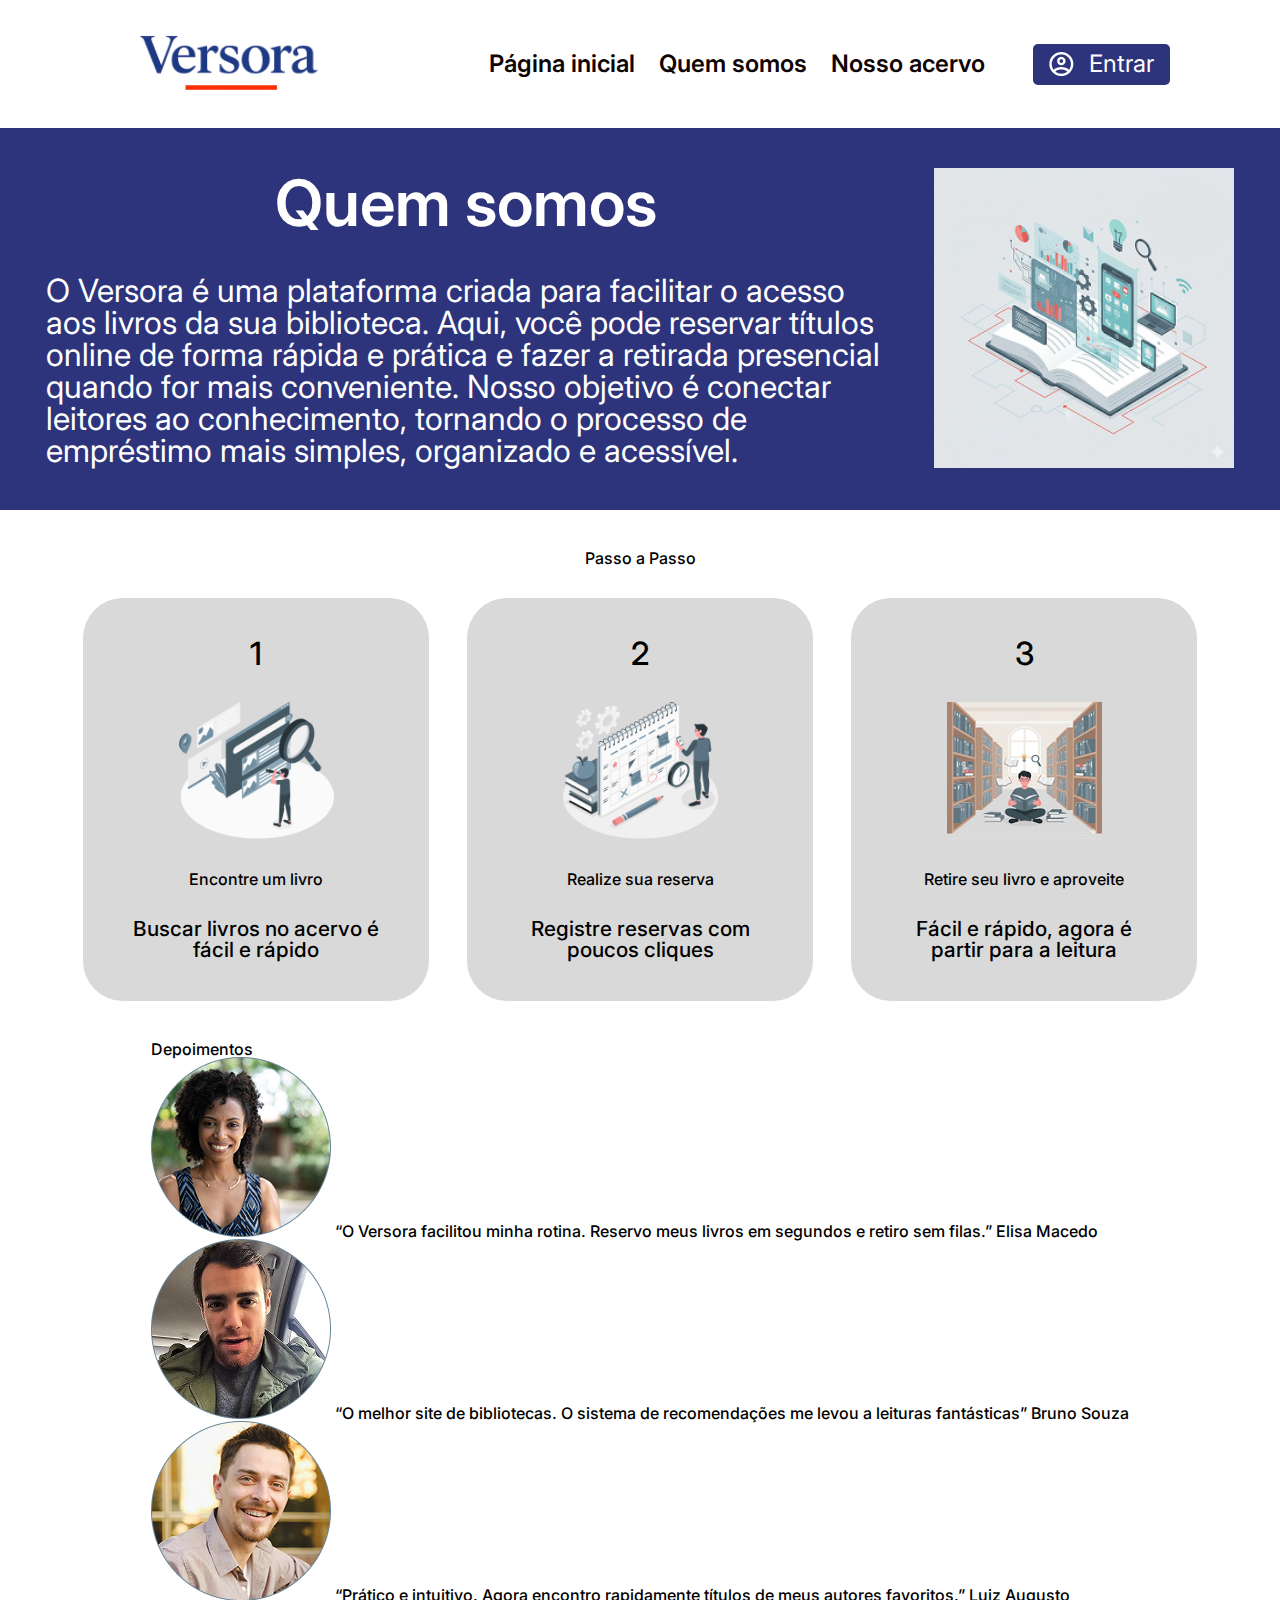
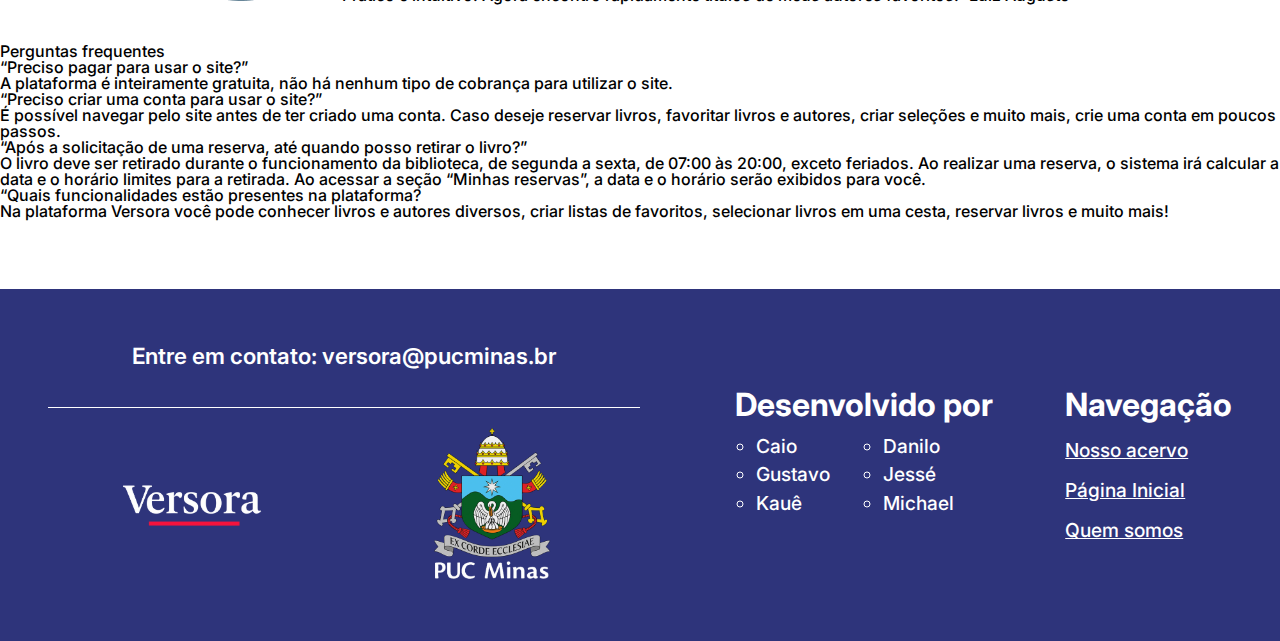
<file: src/html-paginas/quem-somos.html>
<!DOCTYPE html>
<html lang="en">

<head>
    <meta charset="UTF-8">
    <meta name="viewport" content="width=device-width, initial-scale=1.0">
    <title>Quem somos</title>
    <link rel="icon" type="image/png" sizes="16x16" href="../img/favicon-16x16.png">
    <link rel="icon" type="image/png" sizes="32x32" href="../img/favicon-32x32.png">

    <!-- importando a fonte Inter, utilizada no Figma -->
    <link rel="preconnect" href="https://fonts.googleapis.com">
    <link rel="preconnect" href="https://fonts.gstatic.com" crossorigin>
    <link
        href="https://fonts.googleapis.com/css2?family=Inter:ital,opsz,wght@0,14..32,100..900;1,14..32,100..900&display=swap"
        rel="stylesheet">
    <!-- _______________________________ -->

    <link rel="stylesheet" href="../css-styles/reset.css">
    <link rel="stylesheet" href="../css-styles/styles.css">
    <link rel="stylesheet" href="../css-styles/quem-somos.css">

    <script src="../js-scripts/login.js" type="module" defer></script>
    <script src="../js-scripts/login-persistencia.js" type="module" defer></script>
    <script src="../js-funcoes/funcao-sair.js" type="module" defer></script>
    <script src="../js-scripts/redefinir-senha.js" type="module" defer></script>
</head>


<body id="bodyquemsomos">

    <header class="cabecalho">
        <nav>
            <section class="logo_container">
                <img src="../img/logotipo_versora.png" alt="Logotipo comercial VERSORA">
            </section>
            <section class="nav_containers">
                <section class="anchor_container">
                    <a href="../../index.html">Página inicial</a>
                    <a href="./quem-somos.html">Quem somos</a>
                    <a href="./acervo.html">Nosso acervo</a>
                </section>
                <section class="login_container">

                    <img src="../img/icon_user.png" alt="Ícone de usuário">
                    <span>Entrar</span>
                    <section class="menu_login" style="display: none;">
                        <div class="container_campos_usuario">
                            <label for="input_usuario">Usuário/e-mail</label>
                            <input type="text" class="input_usuario" id="input_usuario"
                                placeholder="Digite seu usuário/e-mail">
                        </div>
                        <div class="container_campos_senha">
                            <div class="container_rotulo_senha">
                                <label>Senha</label>
                                <a href="../html-paginas/redefinir-senha.html" class="esqueci_senha">Esqueci minha
                                    senha</a>
                            </div>
                            <input type="password" class="input_senha" id="input_senha" placeholder="Digite sua senha">
                        </div>
                        <button type="submit" id="botao_logar">Logar</button>
                        <p class="cadastre-se">Não tem uma conta?<a href="../html-paginas/cadastro.html"
                                class="ancora_cadastre-se">
                                Cadastrar-se</a></p>
                    </section>
                    <section class="menu_usuario" style="display: none;">
                        <ul class="menu_usuario_lista">
                            <li class="menu_usuario_lista_item">
                                <a class="menu_usuario_ancora" href="../html-paginas/reservas.html"><img
                                        class="menu_usuario_icone" src="../img/icone_pilha_livros.svg">Minhas
                                    reservas</a>
                            </li>
                            <li class="menu_usuario_lista_item">
                                <a class="menu_usuario_ancora" href="../html-paginas/selecoes.html"><img
                                        class="menu_usuario_icone" src="../img/icone_sacola.svg">Minha seleção</a>
                            </li>
                            <li class="menu_usuario_lista_item">
                                <a class="menu_usuario_ancora" href="../html-paginas/favoritos-livros.html"><img
                                        class="menu_usuario_icone" src="../img/icone_coracao.svg">Meus favoritos</a>
                            </li>
                            <li class="menu_usuario_lista_item">
                                <a class="menu_usuario_ancora" href="../html-paginas/editar-perfil.html"><img
                                        class="menu_usuario_icone" src="../img/icone_lapis.svg">Editar perfil</a>
                            </li>
                            <li class="menu_usuario_lista_item">
                                <a class="menu_usuario_ancora" href="#" id="link_sair"><img class="menu_usuario_icone"
                                        src="../img/icone_sair.svg">Sair</a>
                            </li>
                        </ul>
                    </section>

                </section>
            </section>
        </nav>
    </header>


    <main>
        <section class="container_info">
            <section class="info_container">
                <h1>Quem somos</h1>
                <h2>O Versora é uma plataforma criada para facilitar o acesso aos livros da sua biblioteca.
                    Aqui, você pode reservar títulos online de forma rápida e prática e fazer a retirada presencial
                    quando for mais conveniente.
                    Nosso objetivo é conectar leitores ao conhecimento, tornando o processo de empréstimo mais simples,
                    organizado e acessível.</h2>
            </section>
            <section class="imagem_banner">
                <img src="../../src/img/imagem-quemsomos.png" alt="imagem de ilustração do banner de 'quem somos' ">
            </section>
        </section>

        <section class="imagens_info">
            <h2> Passo a Passo</h2>
            <section class="container_passos">
                <section class="container_passo-a-passo">
                    <div class="passo1">
                        <h3>1</h3>
                        <img src="../../src/img/imagem_passo1.png" alt="imagem de ilustração do passo um">
                        <h4>Encontre um livro</h4>
                        <p>Buscar livros no acervo é fácil e rápido</p>
                    </div>
                    <div class="passo2">
                        <h3>2</h3>
                        <img src="../../src/img/imagem_passo2.png" alt="imagem de ilustração do passo dois ">
                        <h4>Realize sua reserva</h4>
                        <p>Registre reservas com poucos cliques</p>
                    </div>
                    <div class="passo3">
                        <h3>3</h3>
                        <img src="../../src/img/imagem_passo3.png" alt="imagem de ilustração do passo três ">
                        <h4>Retire seu livro e aproveite</h4>
                        <p>Fácil e rápido, agora é partir para a leitura</p>
                    </div>
                </section>
            </section>
        </section>

        <section class="depoimentos_info">
            <h2>Depoimentos</h2>
            <section class="container_depoimentos">
                <section class="container_card_depoimentos">
                    <div>
                        <img src="../img/imagem_depoimento1.png" alt="imagem da pessoa do depoimento um">
                        <span>“O Versora facilitou minha rotina. Reservo meus livros em segundos e retiro sem
                            filas.”</span>
                        <span>Elisa Macedo</span>
                    </div>
                    <div>
                        <img src="../img/imagem_depoimento2.png" alt="imamgem da pessoa do depoimento dois">
                        <span>“O melhor site de bibliotecas. O sistema de recomendações me levou a leituras
                            fantásticas”</span>
                        <span>Bruno Souza</span>
                    </div>
                    <div>
                        <img src="../img/imagem_depoimento3.png" alt="imamgem da pessoa do depoimento três">
                        <span>“Prático e intuitivo. Agora encontro rapidamente títulos de meus autores
                            favoritos.”</span>
                        <span>Luiz Augusto</span>
                    </div>
                </section>
            </section>
        </section>

        <section class="perguntas_info">
            <h2>Perguntas frequentes</h2>
            <section class="container_perguntas">
                <section class="container_perguntas_estrutura">
                   <div>
                    <h3>“Preciso pagar para usar o site?”</h3>
                    <p>A plataforma é inteiramente gratuita, não há nenhum tipo de cobrança para utilizar o site.</p>
                   </div>
                   <div>
                    <h3>“Preciso criar uma conta para usar o site?”</h3>
                    <p>É possível navegar pelo site antes de ter criado uma conta. 
                        Caso deseje reservar livros, favoritar livros e autores, criar seleções e muito mais, crie uma conta em poucos passos.</p>
                   </div>
                   <div>
                    <h3>“Após a solicitação de uma reserva, até quando posso retirar o livro?”</h3>
                    <p>O livro deve ser retirado durante o funcionamento da biblioteca, de segunda a sexta, de 07:00 às 20:00, exceto feriados. Ao realizar uma reserva, 
                        o sistema irá calcular a data e o horário limites para a retirada. Ao acessar a seção “Minhas reservas”, a data e o horário serão exibidos para você.</p>
                   </div>
                   <div>
                    <h3>“Quais funcionalidades estão presentes na plataforma?</h3>
                    <p>Na plataforma Versora você pode conhecer livros e autores diversos, criar listas de favoritos, selecionar livros em uma cesta, reservar livros e muito mais!</p>
                   </div>
                </section>
            </section>
        </section>
    </main>

    <footer class="opacity05">
        <section class="left_container">
            <div class="email_container">
                <span>Entre em contato: versora@pucminas.br</span>
            </div>
            <div class="logos_container">
                <img src="../../src/img/Logo-branca-versora.png" alt="Logotipo branca versora">
                <img src="../../src/img/logo_puc.png" alt="Logotipo Puc Minas">
            </div>
        </section>
        <section class="right_container">
            <div class="devs">
                <h2>Desenvolvido por</h2>
                <ul>
                    <li>Caio</li>
                    <li>Danilo</li>
                    <li>Gustavo</li>
                    <li>Jessé</li>
                    <li>Kauê</li>
                    <li>Michael</li>
                </ul>
            </div>
            <nav>
                <h2>Navegação</h2>
                <a href="../html-paginas/acervo.html">Nosso acervo</a>
                <a href="../../index.html">Página Inicial</a>
                <a href="#">Quem somos</a>
            </nav>
        </section>
    </footer>

</body>

</html>
</file>
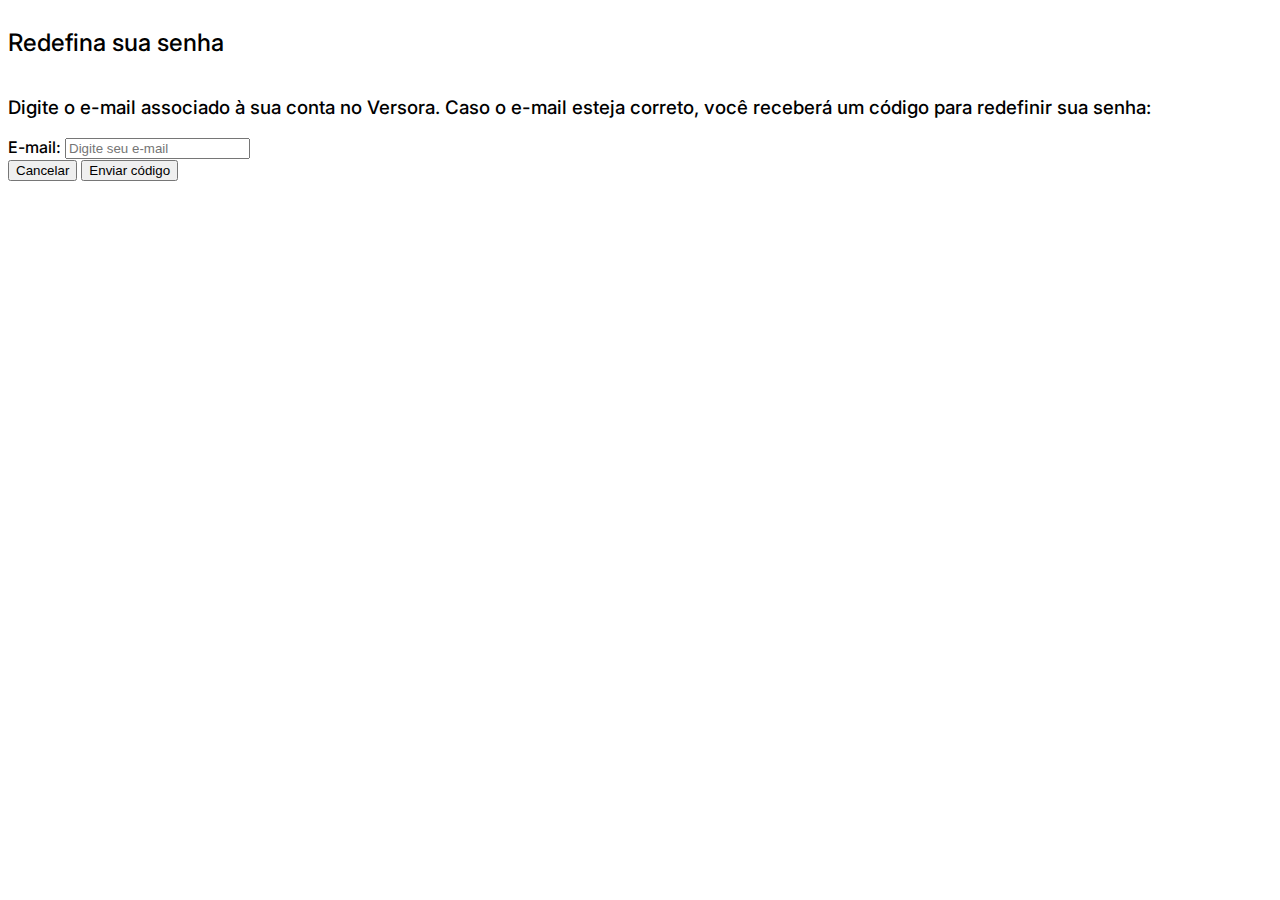
<file: src/html-paginas/redefinir-senha.html>
<!DOCTYPE html>
<html lang="pt-br">
<head>
  <meta charset="UTF-8" />
  <meta name="viewport" content="width=device-width, initial-scale=1.0"/>
  <title>Redefinir senha</title>
  <link rel="icon" type="image/png" sizes="16x16" href="src/img/favicon-16x16.png" >
  <link rel="icon" type="image/png" sizes="32x32" href="src/img/favicon-32x32.png" >
  <link rel = "stylesheet"  href = "../css-styles/styles.css">
</head>
<body id="body-redefinir-senha">
  <h2 class="redefinir-senha_titulo">Redefina sua senha</h2>

  <!-- Section 1: e-mail -->
  <section id="sec1" class="redefinir-senha_parte-1">
    <div class="redefinir-senha_formulario-1">
      <h3 class="redefinir-senha_orientação">
        Digite o e-mail associado à sua conta no Versora. Caso o e-mail esteja correto, você receberá um código para redefinir sua senha:
      </h3>
      <label for="redefinir-senha_email">E-mail:</label>
      <input type="email" name="redefinir-senha_email" id="redefinir-senha_email" placeholder="Digite seu e-mail" required>
    </div>

    <div class="redefinir-senha_botoes" id="botao_enviar-codigo">
      <button type="button" id="enviar-codigo_botao-cancelar">Cancelar</button>
      <button type="button" id="enviar-codigo_botao-confirmar">Enviar código</button>
    </div>

    <!-- Loading “Enviando código...” -->
    <div id="email-loading" class="rs-loading" hidden aria-live="polite">
      <div class="rs-loading__bar" role="progressbar" aria-valuemin="0" aria-valuemax="100" aria-label="Enviando código..."></div>
      <span class="rs-loading__text">Enviando código…</span>
    </div>

  </section>

  <!-- Section 2: código (OTP) -->
  <section id="sec2" class="redefinir-senha_parte-2" hidden>
    <div class="redefinir-senha_formulario-2">
      <h3 class="redefinir-senha_orientação">Digite os 6 dígitos do código enviado ao seu e-mail:</h3>

      <div class="codigo-validacao" id="otp" aria-label="Código de verificação de 6 dígitos">
        <input class="codigo-validacao__input" type="text" inputmode="numeric" pattern="[0-9]*" maxlength="1" placeholder="0" aria-label="Dígito 1" autocomplete="one-time-code">
        <input class="codigo-validacao__input" type="text" inputmode="numeric" pattern="[0-9]*" maxlength="1" placeholder="0" aria-label="Dígito 2">
        <input class="codigo-validacao__input" type="text" inputmode="numeric" pattern="[0-9]*" maxlength="1" placeholder="0" aria-label="Dígito 3">
        <input class="codigo-validacao__input" type="text" inputmode="numeric" pattern="[0-9]*" maxlength="1" placeholder="0" aria-label="Dígito 4">
        <input class="codigo-validacao__input" type="text" inputmode="numeric" pattern="[0-9]*" maxlength="1" placeholder="0" aria-label="Dígito 5">
        <input class="codigo-validacao__input" type="text" inputmode="numeric" pattern="[0-9]*" maxlength="1" placeholder="0" aria-label="Dígito 6">
      </div>

      <input type="hidden" name="codigo-validacao" id="codigo-validacao">
      <!-- Loading “Confirmando código...” -->
      <div id="email-loading" class="rs-loading" hidden aria-live="polite">
        <div class="rs-loading__bar" role="progressbar" aria-valuemin="0" aria-valuemax="100" aria-label="Enviando código..."></div>
          <span class="rs-loading__text">Confirmando código…</span>
        </div>
      </div>
  </section>

  <!-- Section 3: nova senha -->
  <section id="sec3" class="redefinir-senha_parte-3" hidden>
    <div class="redefinir-senha_formulario-3">
      <h3 class="redefinir-senha_orientação">Preencha os campos a seguir para modificar sua senha:</h3>

      <div class="quadro-senha_campo">
        <label for="nova-senha">Nova senha:</label>
        <input type="password" name="nova-senha" id="nova-senha" placeholder="Digite sua nova senha">
      </div>

      <div class="quadro-senha_campo">
        <label for="repita-senha">Confirmar nova senha:</label>
        <input type="password" name="nova-senha-repita-senha" id="repita-nova-senha" placeholder="Repita sua nova senha" required>
      </div>

      <div class="redefinir-senha_botoes" id="botao_redefinir-senha">
        <button type="button" id="redefinir-senha_botao-cancelar">Cancelar</button>
        <button type="submit" id="redefinir-senha_botao-confirmar">Confirmar mudança</button>
      </div>
    </div>
    <!-- Loading “Redefinindo senha...” -->
    <div id="email-loading" class="rs-loading" hidden aria-live="polite">
      <div class="rs-loading__bar" role="progressbar" aria-valuemin="0" aria-valuemax="100" aria-label="Enviando código..."></div>
        <span class="rs-loading__text">Redefinindo senha…</span>
    </div>
  </section>
  <script src = "../js-scripts/redefinir-senha.js" type = "module" defer></script>
</body>
</html>
</file>
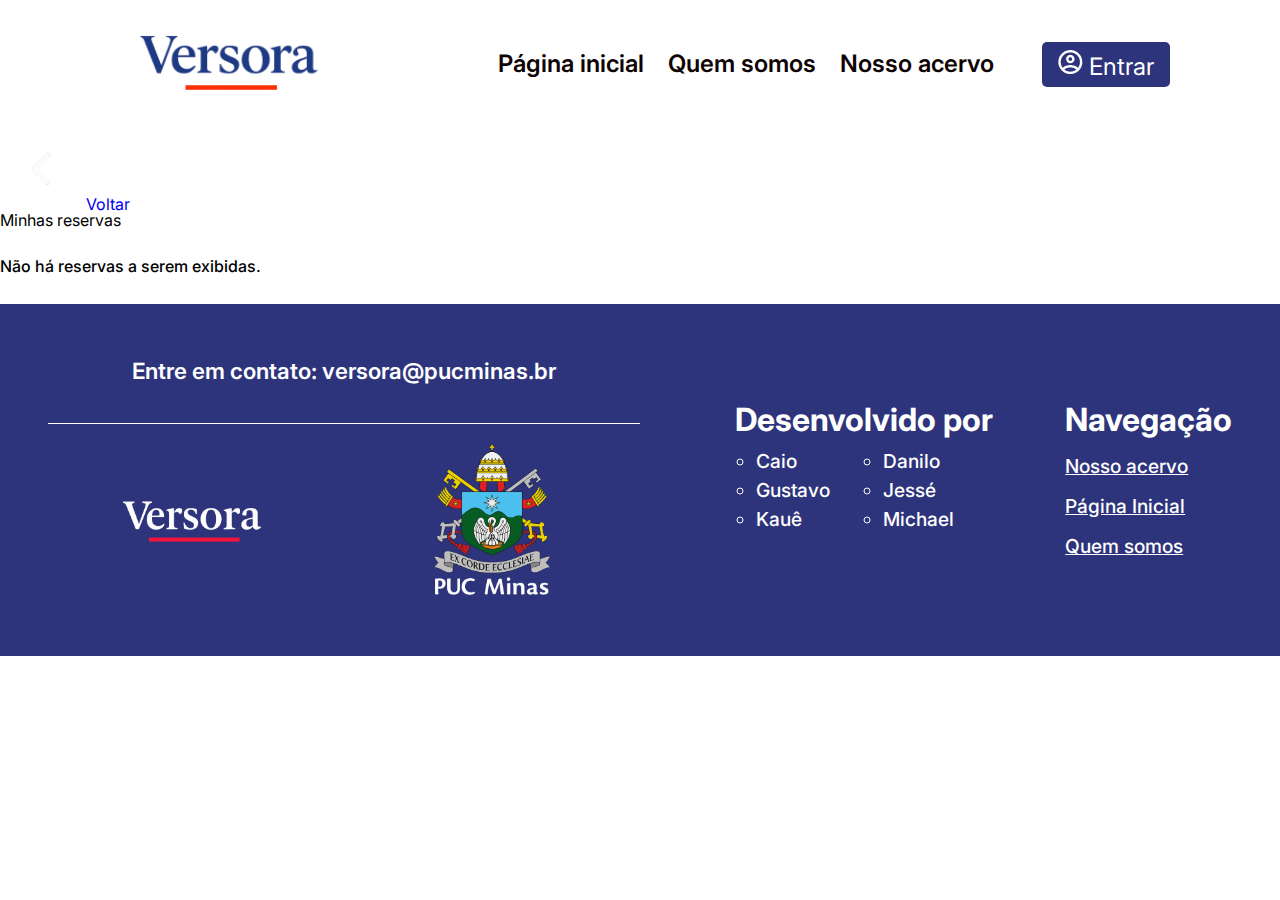
<file: src/html-paginas/reservas.html>
<!DOCTYPE html>
<html lang="pt-br">

<head>
    <meta charset="UTF-8">
    <meta name="viewport" content="width=device-width, initial-scale=1.0">
    <title>Minhas Reservas</title>
    <link rel="icon" type="image/png" sizes="16x16" href="../img/favicon-16x16.png">
    <link rel="icon" type="image/png" sizes="32x32" href="../img/favicon-32x32.png">

    <!-- importando o link da relação que vai permitir usar o carrossel "SwiperJS" -->
    <link rel="stylesheet" href="https://cdn.jsdelivr.net/npm/swiper@11/swiper-bundle.min.css">
    <!-- _______________________________ -->

    <!-- importando a fonte Inter, utilizada no Figma -->
    <link rel="preconnect" href="https://fonts.googleapis.com">
    <link rel="preconnect" href="https://fonts.gstatic.com" crossorigin>
    <link
        href="https://fonts.googleapis.com/css2?family=Inter:ital,opsz,wght@0,14..32,100..900;1,14..32,100..900&display=swap"
        rel="stylesheet">
    <!-- _______________________________ -->

    <link rel="stylesheet" href="../css-styles/reset.css">
    <link rel="stylesheet" href="../css-styles/styles.css">
    <link rel="stylesheet" href="../css-styles/reservas.css">

    <script src="../js-scripts/login.js" type="module" defer></script>
    <script src="../js-scripts/login-persistencia.js" type="module" defer></script>
    <script src="../js-funcoes/funcao-sair.js" type="module" defer></script>
    <script src="../js-scripts/redefinir-senha.js" type="module" defer></script>
    <script src="../js-scripts/criar-minhas-reservas.js" defer type="module"></script>
</head>

<body>
    <header class="cabecalho opacity05">
        <nav>
            <section class="logo_container">
                <img src="../img/logotipo_versora.png" alt="Logotipo comercial VERSORA">
            </section>
            <section class="nav_containers">
                <section class="anchor_container">
                    <a href="../../index.html">Página inicial</a>
                    <a href="#">Quem somos</a>
                    <a href="./acervo.html">Nosso acervo</a>
                </section>
                <section class="login_container">
                    <label for="checkbox-login" class="entrar-rotulo">
                        <img src="../img/icon_user.png" alt="Ícone de usuário">
                        <span>Entrar</span>
                    </label>
                </section>
            </section>
        </nav>
    </header>

    <section class="navigation-bar" style="gap: 0;">
        <a href="./acervo.html" class="back-to-home" id="voltar">
            <img src="../img/arrow-left.png" alt="Seta apontando para esquerda, que indica voltar de página">
            <span>Voltar</span>
        </a>
        <h2>Minhas reservas</h2>
    </section>

    <main>

        <span id = "mensagem-padrao-reserva">Não há reservas a serem exibidas.</span>
        
        <section class="container-reserva template">
            <section class="container-capa">
                <img src="../img/capas/9786555655940.jpg" class = "capa" id="capa-template-1">
            </section>
            <section class="container-informacoes-livro">
                <h3 class = "titulo" id="titulo-livro-template-1">Os Irmãos Karamázov</h3>
                <div class = "autor-e-genero">
                    <span id="autor-template-1" class="autor" title="Clique para ir para a página do autor">Fiódor Dostoiévski</span>
                    <span id="genero-template-1" class="genero">Romance</span>
                </div>
                <span id="resumo-template-1" class="resumo">Conflitos familiares como palco para fé, razão e
                    liberdade. Uma
                    obra-prima que tensiona ética, afeto e transcendência.
                </span>
                <section class="container-informacoes-reserva">
                    <section class="container-status-reserva">
                        <span class="status-reserva" id = "status-template-1">Aguardando retirada</span>
                        <span class="hora-limite-retirada">Você pode retirar esse livro até o dia 22/10/2025 às
                            20:00</span>
                        <span class = "numero-chamada" id = "numero-chamada-template-1">Nº de chamada: EF-P1-C06</span>
                    </section>
                    
                    <button class="botao-cancelar-reserva">Cancelar</button>
                </section>
            </section>
        </section>

        <section class="container-reserva template">
            <section class="container-capa">
                <img src="../img/capas/9788501078896.jpg" class = "capa" id="capa-template-2">
            </section>
            <section class="container-informacoes-livro">
                <h3 class = "titulo" id="titulo-livro-template-2">Nada a declarar</h3>
                <div class = "autor-e-genero">
                    <span id="autor-template-2" class = "autor" title="Clique para ir para a página do autor">Karen M. McManus</span>
                    <span class="genero" id = "genero-template-2">Mistério</span>
                </div>
                <span id="resumo-template-2" class = "resumo">Mistério em alto-mar com adolescentes presos num cruzeiro.
                    Conspirações e desaparecimentos alimentam a paranoia do grupo.
                </span>
                <section class="container-informacoes-reserva">
                    <section class="container-status-reserva">
                        <span class="status-reserva reserva-expirada" id = "status-template-2">Reserva expirada</span>
                        <span class="hora-limite-retirada">Sua reserva expirou no dia 21/10/2025 às 20:00</span>
                        <span class = "numero-chamada" id = "numero-chamada-template-2">Nº de chamada: EE-P1-C06</span>
                    </section>
                    <button class="botao-cancelar-reserva">Cancelar</button>
                </section>
            </section>
        </section>
    </main>

    <footer class="opacity05">
        <section class="left_container">
            <div class="email_container">
                <span>Entre em contato: versora@pucminas.br</span>
            </div>
            <div class="logos_container">
                <img src="../../src/img/Logo-branca-versora.png" alt="Logotipo branca versora">
                <img src="../../src/img/logo_puc.png" alt="Logotipo Puc Minas">
            </div>
        </section>
        <section class="right_container">
            <div class="devs">
                <h2>Desenvolvido por</h2>
                <ul>
                    <li>Caio</li>
                    <li>Danilo</li>
                    <li>Gustavo</li>
                    <li>Jessé</li>
                    <li>Kauê</li>
                    <li>Michael</li>
                </ul>
            </div>
            <nav>
                <h2>Navegação</h2>
                <a href="../html-paginas/acervo.html">Nosso acervo</a>
                <a href="../../index.html">Página Inicial</a>
                <a href="#">Quem somos</a>
            </nav>
        </section>
    </footer>

</body>

</html>
</file>
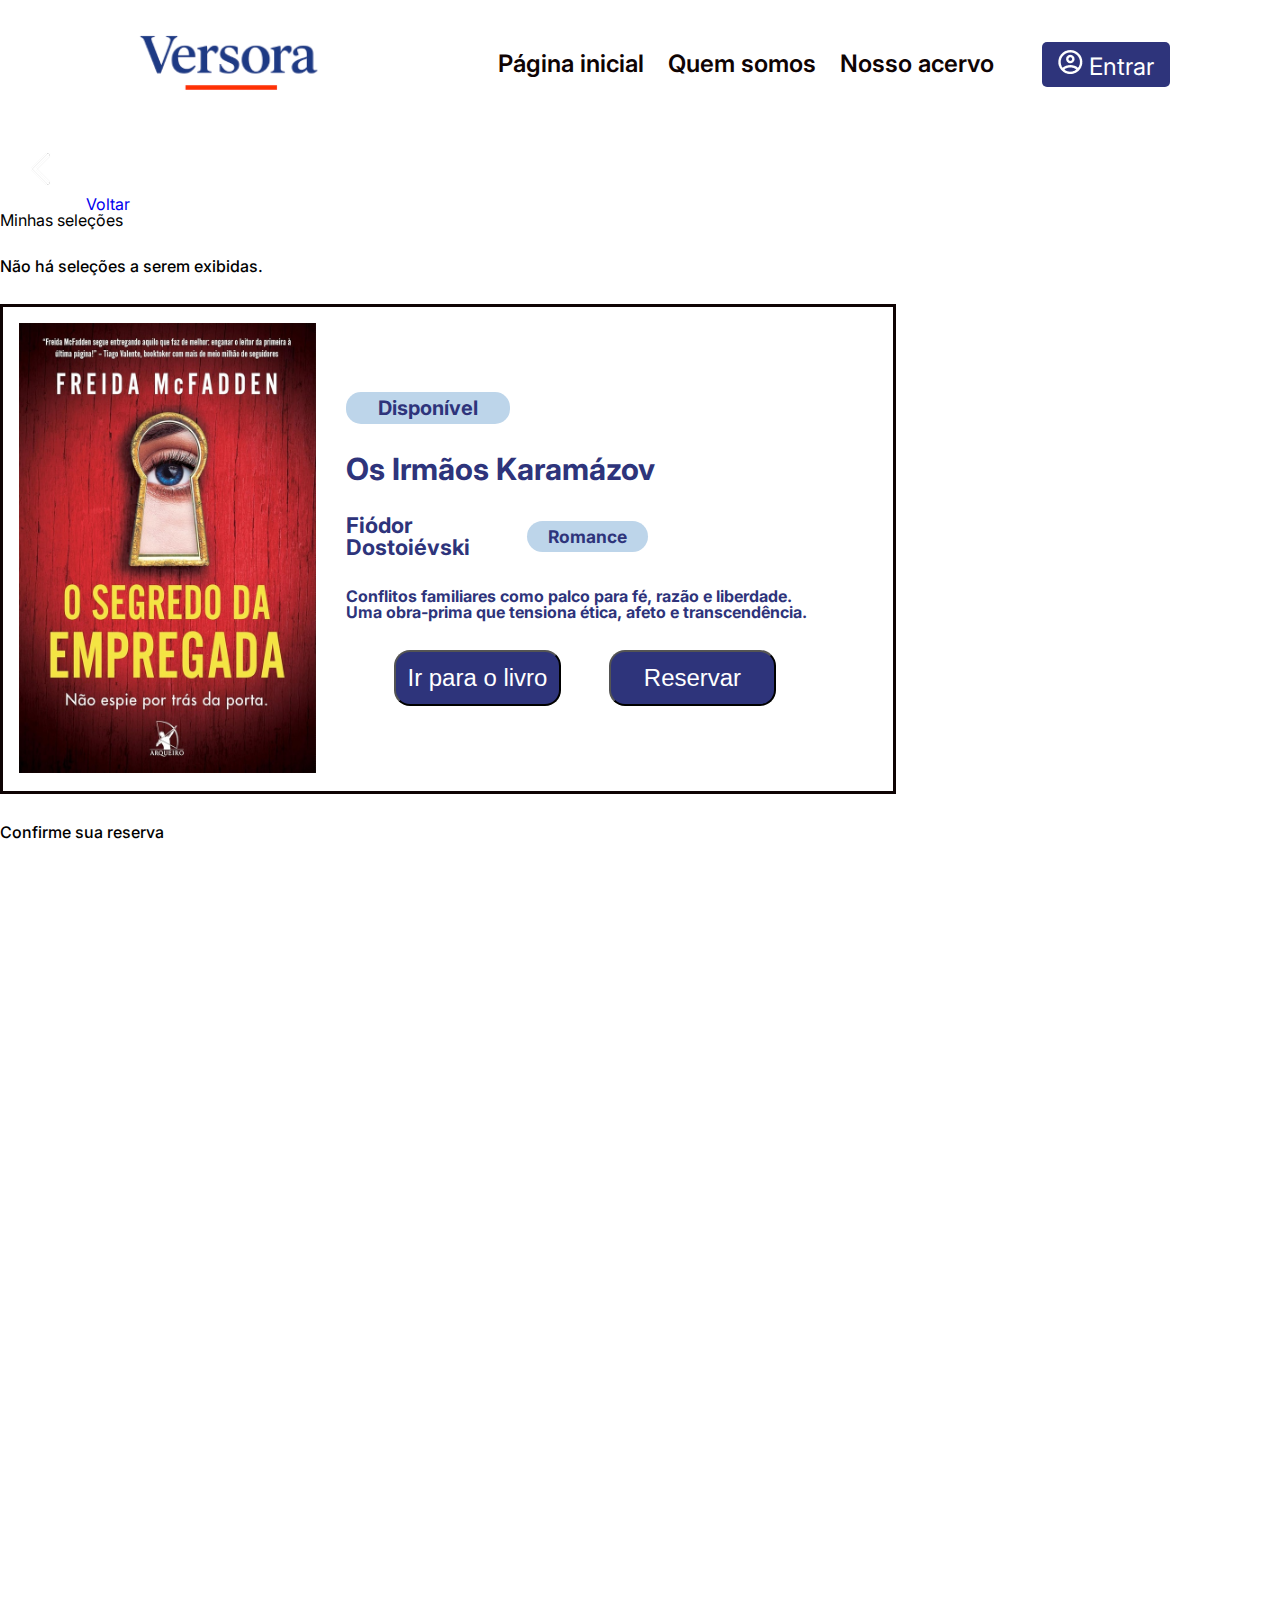
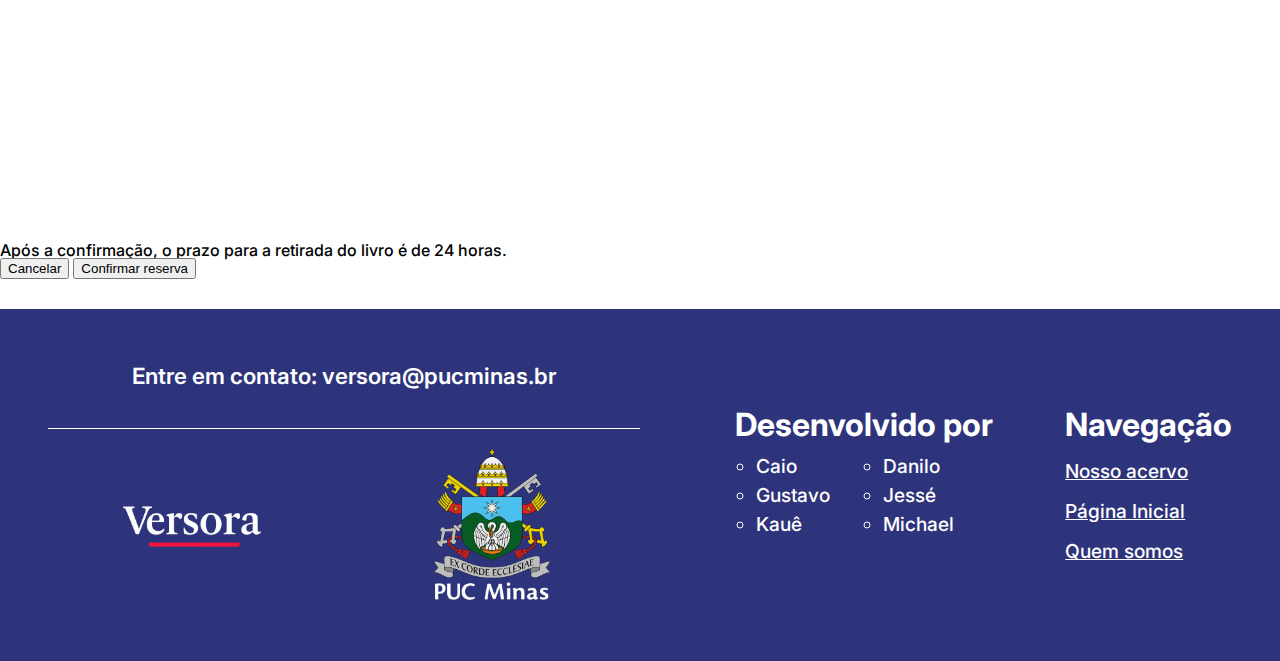
<file: src/html-paginas/selecoes.html>
<!DOCTYPE html>
<html lang="pt-br">

<head>
    <meta charset="UTF-8">
    <meta name="viewport" content="width=device-width, initial-scale=1.0">
    <title>Minhas seleções</title>

    <link rel="icon" type="image/png" sizes="16x16" href="../img/favicon-16x16.png">
    <link rel="icon" type="image/png" sizes="32x32" href="../img/favicon-32x32.png">

    <!-- importando o link da relação que vai permitir usar o carrossel "SwiperJS" -->
    <link rel="stylesheet" href="https://cdn.jsdelivr.net/npm/swiper@11/swiper-bundle.min.css">
    <!-- _______________________________ -->

    <!-- importando a fonte Inter, utilizada no Figma -->
    <link rel="preconnect" href="https://fonts.googleapis.com">
    <link rel="preconnect" href="https://fonts.gstatic.com" crossorigin>
    <link
        href="https://fonts.googleapis.com/css2?family=Inter:ital,opsz,wght@0,14..32,100..900;1,14..32,100..900&display=swap"
        rel="stylesheet">
    <!-- _______________________________ -->

    <link rel="stylesheet" href="../css-styles/reset.css">
    <link rel="stylesheet" href="../css-styles/styles.css">
    <link rel="stylesheet" href="../css-styles/selecoes.css">

    <script src="../js-scripts/login.js" type="module" defer></script>
    <script src="../js-scripts/login-persistencia.js" type="module" defer></script>
    <script src="../js-funcoes/funcao-sair.js" type="module" defer></script>
    <script src="../js-scripts/redefinir-senha.js" type="module" defer></script>
    <script src="../js-scripts/criar-minhas-selecoes.js" type="module" defer></script>
    <script src="../js-scripts/ir-para-livro-selecao.js" type="module" defer></script>
    <script src="../js-scripts/reserva-selecao.js" type="module" defer></script>
    <script src="../js-scripts/criar-reserva.js" type="module" defer></script>
</head>

<body>
    <header class="cabecalho opacity05">
        <nav>
            <section class="logo_container">
                <img src="../img/logotipo_versora.png" alt="Logotipo comercial VERSORA">
            </section>
            <section class="nav_containers">
                <section class="anchor_container">
                    <a href="../../index.html">Página inicial</a>
                    <a href="#">Quem somos</a>
                    <a href="./acervo.html">Nosso acervo</a>
                </section>
                <section class="login_container">
                    <label for="checkbox-login" class="entrar-rotulo">
                        <img src="../img/icon_user.png" alt="Ícone de usuário">
                        <span>Entrar</span>
                    </label>
                </section>
            </section>
        </nav>
    </header>

    <section class="navigation-bar" style="gap: 0;">
        <a href="./acervo.html" class="back-to-home" id="voltar">
            <img src="../img/arrow-left.png" alt="Seta apontando para esquerda, que indica voltar de página">
            <span>Voltar</span>
        </a>
        <h2>Minhas seleções</h2>
    </section>

    <main>
        <span id="mensagem-padrao-selecao">Não há seleções a serem exibidas.</span>

        <section class="container-selecao template">
            <section class="container-capa">
                <img src="../img/capas/9786555655940.jpg" class="capa" id="capa-template-1">
            </section>
            <section class="container-informacoes-livro">
                <span id="disponibilidade" class="mutavel">Disponível</span>
                <h3 class="titulo" id="titulo-livro-template-1">Os Irmãos Karamázov</h3>
                <div class="autor-e-genero">
                    <span id="autor-template-1" class="autor" title="Clique para ir para a página do autor">Fiódor
                        Dostoiévski</span>
                    <span id="genero-template-1" class="genero">Romance</span>
                </div>
                <span id="resumo-template-1" class="resumo">Conflitos familiares como palco para fé, razão e
                    liberdade. Uma
                    obra-prima que tensiona ética, afeto e transcendência.
                </span>
                <section class="container-botoes-selecao">
                    <button type="button" class="botao-ir-para-livro" >Ir para o livro</button>
                    <button class="botao-reservar" type="button">Reservar</button>
                </section>
            </section>
        </section>

        <section class="reserve-container">
            <h2>Confirme sua reserva</h2>

            <section class="container-livro">
                <section class="lib-page">
                    <img src="../img/capas/0000000000000.jpg" id="capa-janela-reserva">
                    <section class="container-informacao">
                        <h3 id="titulo-livro-janela-reserva" class="mutavel"></h3>
                        <span id="autor-janela-reserva" class="mutavel"
                            title="Clique para ir para a página do autor"></span>
                        <span id="genero-janela-reserva" class="mutavel"></span>
                        <span id="resumo" class="mutavel">
                        </span>
                    </section>
                </section>

                <span>Após a confirmação, o prazo para a retirada do livro é de 24 horas.</span>
            </section>

            <section class="buttons-container">
                <button class="reserve-buttons" id="botao-cancelar-reserva">Cancelar</button>
                <button class="reserve-buttons" id="botao-confirmar-reserva">Confirmar reserva</button>
            </section>
        </section>
        </div>
    </main>

    <footer class="opacity05">
        <section class="left_container">
            <div class="email_container">
                <span>Entre em contato: versora@pucminas.br</span>
            </div>
            <div class="logos_container">
                <img src="../../src/img/Logo-branca-versora.png" alt="Logotipo branca versora">
                <img src="../../src/img/logo_puc.png" alt="Logotipo Puc Minas">
            </div>
        </section>
        <section class="right_container">
            <div class="devs">
                <h2>Desenvolvido por</h2>
                <ul>
                    <li>Caio</li>
                    <li>Danilo</li>
                    <li>Gustavo</li>
                    <li>Jessé</li>
                    <li>Kauê</li>
                    <li>Michael</li>
                </ul>
            </div>
            <nav>
                <h2>Navegação</h2>
                <a href="../html-paginas/acervo.html">Nosso acervo</a>
                <a href="../../index.html">Página Inicial</a>
                <a href="#">Quem somos</a>
            </nav>
        </section>
    </footer>

</body>

</html>
</file>
<file: src/css-styles/styles.css>
@import url("../css-styles/cabecalho.css");
@import url("../css-styles/carrossel.css");
@import url("../css-styles/card.css");
@import url("../css-styles/busca-e-menus.css");
@import url("../css-styles/caixas-dialogo.css");
@import url("../css-styles/em-alta.css");
@import url("../css-styles/rodape.css");
@import url('https://fonts.googleapis.com/css2?family=Inter:ital,opsz,wght@0,14..32,100..900;1,14..32,100..900&display=swap');

* {
    box-sizing: border-box;
    text-decoration: none;
    font-weight: 500;
}

:root{
    --azul-delft: #2E347B;
    --branco: #FFFFFF;
    --vermelho-alaranjado: #BA1200;
    --azul-colombia: #BDD5EA;
    --alcacuz: #0F0404;
    --fonte-principal: 'Inter';
}

html {
    font-size: 16px;
    font-family: var(--fonte-principal);
}

body {
    display: flex;
    flex-direction: column;
    justify-content: center;
    width: 100%;
}
</file>
<file: src/css-styles/acervo.css>
.hidden {
    display: none;
}

.navigation-bar {
    background-color: var(--azul-delft);
    max-height: 8rem;
    height: 8rem;
    display: flex;
    flex-direction: row;
    align-items: center;
    gap: 20px;
}

#navbar-acervo {
    justify-content: space-around;
}

.back-to-home-acervo {
    background-color: transparent;
    display: flex;
    flex-direction: row;
    align-items: center;
    cursor: pointer;
    position: relative;
}

.back-to-home-acervo span {
    font-size: 2.3rem;
    color: white;
    font-weight: 550;
    margin-left: -4%;
}

.container-form {
    display: flex;
    flex-direction: row;
    align-items: center;
    background-color: white;
    border-radius: 16px;
    width: 60%;
    height: 45%;
    justify-content: space-between;
    margin-right: 5%;
}

.container-form .tipo-de-busca {
    display: flex;
    flex-direction: row;
    align-items: center;
    padding: 17px 15px 17px 26px;
    border-right: 2px solid var(--azul-delft);
    cursor: pointer;
    gap: 4px;
}

.container-form .tipo-de-busca span {
    font-size: 20px;
    font-weight: 700;
    display: flex;
    flex-direction: row;
    align-items: center;
    width: 175px;
}

.list-hidden {
    position: absolute;
    top: 222px;
    background-color: white;
    display: flex;
    flex-direction: column;    
    gap: 17px;
    padding: 15px;
    border-top-left-radius: 16px;
    border-bottom-left-radius: 16px;
    border-bottom-right-radius: 16px;
    border: 1px solid var(--azul-delft);
    width: 245px;
}

.list-hidden li {
    font-size: 24px;
    font-weight: 600;
    cursor: pointer;
}

.submitButton {
    background-color: var(--azul-colombia);
    padding: 10px 5px 10px 5px;
    width: 20%;
    height: 100%;
    border-bottom-right-radius: 16px;
    border-top-right-radius: 16px;
    border-left: 2px solid var(--azul-delft);
    cursor: pointer;
}

#lupa-busca-acervo{

    opacity: 0.8;
}

.container-form input {
    width: 100%;
    height: 100%;
    font-size: 24px;
    padding-left: 10px;
}

.libContainer {
    display: flex;
    flex-direction: column;
    align-items: center;
    width: 100%;
    margin-top: 50px;
    gap: 50px;
    text-align: left;
    margin-bottom: 70px;
}

.libContainer span {
    font-size: 24px;
    color: var(--alcacuz);
}

.libContainer .libItem {
    display: grid;
    grid-template-columns: repeat(6, 1fr);
    column-gap: 25px;
    row-gap: 40px;
    max-width: 95%;
}

.libContainer .libItem a {
    display: flex;
    flex-direction: column;
    align-items: start;
}

.libContainer .libItem a span {
    margin-left: 4px;
}

.capa-ancora span {
    display: block;
    margin-top: 8px;
    font-size: 100%;
    font-weight: 600;
    color: var(--alcacuz);
    text-align: start;
    line-height: 1.3;
}

.libContainer .libItem a img {
    width: 100%;
    border: 0.25rem solid transparent;
    transition: border 0.75s ease, transform .75s ease;
}

.libContainer .libItem a img:hover {
    border: 0.25rem solid var(--azul-delft);
    transform: scale(1.025);
}
</file>
<file: src/css-styles/editar-perfil.css>
* {
    text-decoration: none;
    list-style: none;
    margin: 0;
    padding: 0;
    box-sizing: border-box;
    border: none;
}

.checkbox-genero{
    display: none;
}

/* quando um checkbox de gênero estiver marcado,
muda o estilo da âncora */
.checkbox-genero:checked + .rotulo-genero > .ancora-genero {
    background-color: var(--azul-colombia);
    font-size: 1.1rem;
}

.menu_login input::placeholder{

    color: var(--alcacuz);
    opacity: 0.6;

}
input:focus::placeholder{

    opacity: 0;
}

#body-cadastro {
    display: flex;
    flex-direction: column;
}

#cabecalho-cadastro {
    width: 100%;
    display: flex;
    align-items: center;
    justify-content: center;
}

#cabecalho-cadastro nav {
    width: 100%;
    display: flex;
    align-items: center;
    justify-content: center;
}

body .formulario-edicao-perfil {
    display: flex;
    flex-direction: column;
    background-color: var(--azul-delft);
    color: white;
    width: 100%;
    align-items: center;
}

body .formulario-edicao-perfil .form-container {
    width: 80%;
    display: flex;
    flex-direction: column;
    gap: 2rem;
    margin-top: 30px;
    margin-bottom: 50px;
}

body .formulario-edicao-perfil option{

    font-size: 1rem;
}

.formulario-cadastro_titulo-quadro {
    text-align: left;
}

body .formulario-edicao-perfil .quadro-identidade {
    display: flex;
    flex-direction: column;
    gap: 1rem;
    border-bottom: 2px solid white;
    padding-bottom: 2rem;
    width: 100%;
}

body .formulario-edicao-perfil .quadro-identidade h3 {
    font-size: 1.6rem;
}

body .formulario-edicao-perfil .quadro-identidade .quadro-identidade-campos {
    display: grid;
    grid-template-columns: repeat(2, 1fr);
    column-gap: 2rem;
    width: 100%;
    row-gap: 1rem;
}

body .formulario-edicao-perfil .quadro-identidade .quadro-identidade-campos .quadro-identidade_campo {
    display: flex;
    flex-direction: column;
    font-size: 1.2rem;
    font-weight: 700;
    gap: .15rem;
    width: 100%;
}

body .formulario-edicao-perfil .quadro-identidade .quadro-identidade-campos .quadro-identidade_campo label {
    padding-left: .1rem;
    width: 100%;
}

body .formulario-edicao-perfil .quadro-identidade .quadro-identidade-campos .quadro-identidade_campo input {
    text-align: start;
    border-radius: .4rem;
    height: 2.5rem;
    font-size: 1.1rem;
    outline: invert;
    padding-left: .5rem;
    width: 100%;
}

body .formulario-edicao-perfil .quadro-endereco {
    display: flex;
    flex-direction: column;
    align-items: start;
    gap: 1rem;
    border-bottom: 2px solid white;
    padding-bottom: 2rem;
    width: 100%;
}

body .formulario-edicao-perfil .quadro-endereco h3 {
    font-size: 1.6rem;
}

body .formulario-edicao-perfil .quadro-endereco .quadro-endereco-campos {
    display: grid;
    grid-template-columns: repeat(2, 1fr);
    column-gap: 2rem;
    width: 100%;
    row-gap: 1rem;
}

body .formulario-edicao-perfil .quadro-endereco .quadro-endereco-campos .quadro-endereco_campo {
    display: flex;
    flex-direction: column;
    font-size: 1.2rem;
    font-weight: 700;
    gap: .15rem;
    width: 100%;
}

body .formulario-edicao-perfil .quadro-endereco .quadro-endereco-campos .quadro-endereco_campo label {
    padding-left: .1rem;
}

body .formulario-edicao-perfil .quadro-endereco .quadro-endereco-campos .quadro-endereco_campo input {
    text-align: start;
    border-radius: .4rem;
    height: 2.5rem;
    font-size: 1.1rem;
    outline: invert;
    padding-left: .5rem;
    width: 100%;
}

body .formulario-edicao-perfil .quadro-endereco .quadro-endereco-campos .quadro-endereco_campo #estado {
    text-align: start;
    height: 2.5rem;
    border-radius: .4rem;
    font-size: 1.2rem;
    color: var(--alcacuz) !important;
    width: 100%;
    box-sizing: border-box;
    padding-left: .5rem;
}

body .formulario-edicao-perfil .quadro-generos {
    display: flex;
    flex-direction: column;
    align-items: start;
    gap: 1rem;
    border-bottom: 2px solid white;
    padding-bottom: 2rem;
    width: 100%;
}

body .formulario-edicao-perfil .quadro-generos h3 {
    font-size: 150%;
}

body .formulario-edicao-perfil .quadro-generos h4 {
    font-size: 120%;
}

body .formulario-edicao-perfil .quadro-generos .quadro-generos_campos {
    display: grid;
    grid-template-columns: repeat(2, 1fr);
    column-gap: 2rem;
    width: 100%;
    row-gap: 1rem;
}

body .formulario-edicao-perfil .quadro-generos .quadro-generos_campos .checkbox-genero label a {
    cursor: pointer;
}

body .formulario-edicao-perfil .quadro-generos .quadro-generos_campos .checkbox-genero {
    display: none;
}

body .formulario-edicao-perfil .quadro-generos .quadro-generos_campos label a {
  display: inline-flex;
  align-items: center;
  justify-content: center;
  cursor: pointer;

  /* caixa não infla com o hover */
  width: 100%;               
  padding: .5rem .5rem;      
  min-height: 2.6rem;        
  border-radius: .4rem;

  background: #fff;
  color: var(--azul-delft);

  font-size: 1rem;          
  font-weight: 700;
  line-height: 1.1;

  /* transições só de cor/decoração, não de layout */
  transition: background-color .25s ease, color .15s ease, text-decoration-color .15s ease;

}

/* realce do estado marcado continua igual */
.checkbox-genero:checked + .rotulo-genero > .ancora-genero {
  background-color: var(--azul-colombia);
}

/* Aumente aqui a fonte dos gêneros sob hover */
body .formulario-edicao-perfil .quadro-generos .quadro-generos_campos label a .hover:hover {
 
   font-size: 1.1rem;
}

body .formulario-edicao-perfil .quadro-senha {
    display: flex;
    flex-direction: column;
    align-items: start;
    gap: 1rem;
    font-size: 1.2rem;
    width: 100%;
    align-items: center;
}

.titulo-quadro {
    font-size: 24px;
}

body .formulario-edicao-perfil .quadro-senha .formulario-cadastro_titulo-quadro {
    display: flex;
    flex-direction: row;
    align-items: center;
    width: 100%;
    gap: .5rem;
}

body .formulario-edicao-perfil .quadro-senha .quadro-senha_campos {
    display: grid;
    column-gap: 2rem;
    width: 100%;
    row-gap: 1rem;
    position: relative;
}

body .formulario-edicao-perfil .quadro-senha .quadro-senha_campos .quadro-senha_campo {
    display: flex;
    flex-direction: column;
    gap: .15rem;
}

body .formulario-edicao-perfil .quadro-senha .quadro-senha_campos .quadro-senha_campo .senha-atual {
    position: relative;
    width: 30.3rem;
}

body .formulario-edicao-perfil .quadro-senha .quadro-senha_campos .quadro-senha_campo label {
    padding-left: .1rem;
}

body .formulario-edicao-perfil .quadro-senha .quadro-senha_campos .quadro-senha_campo input {
    text-align: start;
    border-radius: .4rem;
    height: 2.5rem;
    font-size: 1.1rem;
    outline: invert;
    padding-left: .5rem;
    width: 100%;
}


/* uniformiza a largura dos dígitos do campo telefone */
#telefone { font-variant-numeric: tabular-nums; } 

/* "carregando" da busca do CEP */
/* Barra de carregamento indeterminada para o CEP */
.cep-loading-bar {
  height: 4px;
  background: hsl(0 0% 90%);     /* trilho (cinza claro) */
  border-radius: 999px;
  overflow: hidden;
  margin-top: 6px;
  position: relative;
}

/* "cometa" que varre a barra */
.cep-loading-bar::after {
  content: "";
  position: absolute;
  inset: 0 0 0 0;
  transform: translateX(-60%);
  width: 40%;
  background: linear-gradient(
    90deg,
    hsla(210, 90%, 55%, 0) 0%,
    hsl(210, 90%, 55%) 50%,
    hsla(210, 90%, 55%, 0) 100%
  );
  animation: cep-loading-run 1.1s ease-in-out infinite;
  border-radius: inherit;
}

@keyframes cep-loading-run {
  0%   { transform: translateX(-60%) }
  50%  { transform: translateX(35%)  }
  100% { transform: translateX(120%) }
}

#footer-cadastro {
    border-top: 1px solid white;
}

input:disabled {
    background-color: var(--branco);
    opacity: 0.9;
}
</file>
<file: src/css-styles/favoritos.css>
body{
  display: flex;
  flex-direction: column;
  justify-content: center;
  width: 100%;
}

main {
  display: flex;
  flex-direction: column;
  justify-content: center;
  align-items: center;
  gap: 40%;
}

.navigation-bar {
  max-height: 8rem;
  height: 8rem;
  display: flex;
  flex-direction: row;
  align-items: center;
  justify-content: start;
  width: 100%;
}

.back-to-home {
  /* background-color: transparent; */
  display: flex;
  flex-direction: row;
  align-items: center;
  cursor: pointer;
  margin-left: 4%;
}

.back-to-home span {
  font-size: 2.3rem;
  color: var(--branco);
  font-weight: 550;
  margin-left: -7%;
}

.navigation-bar h2 {
    font-size: 2.3rem;
    color: var(--branco);
    font-weight: 550;
    display: flex;
    align-items: center;
    justify-content: center;
    width: 70%;
}

#home{

    cursor: pointer;
    font-size: 40px;
}

#mensagem-padrao{

    margin-top: 10%;
    margin-left: 35%;
    font-size: 30px;
    
}

.secao-trocar-tipo {
    gap: 20%;
    justify-content: center;
    display: flex;
    flex-direction: row;
    margin-top: 30px;
}

.secao-trocar-tipo a{
    color: var(--branco);
    padding: 2% 8%;
    cursor: pointer;
    font-size: clamp(16px, 1.4vw, 24px);
    border-radius: 10px;
}

#livros-favoritos {
    background-color: var(--azul-delft);
}

#autores-favoritos {
    background-color: var(--azul-delft);
    opacity: 0.4;
}

.container-do-favorito{

    display: flex;
    gap:5%;
}

#titulo{

    margin-left: 40%;
    font-size: 40px;

}
#grade-favoritos{

    margin: 5%;
    display: grid;
    grid-template-columns: repeat(6, 1fr);
    column-gap: 5%;
    row-gap: 40px;
    max-width: 95%;
}

#grade-favoritos a{

    display: flex;
    flex-direction: column;
}

.container-do-favorito span {
    color: var(--azul-delft);
    font-weight: 600;
}

#grade-favoritos a img{

    width: 100%;
    border: 0.25rem solid transparent;
    transition: border 0.75s ease, transform .75s ease;
}

#grade-favoritos a img:hover {
    border: 0.25rem solid var(--azul-delft);
    transform: scale(1.025);
}

.icon-trash { width: 2rem; height: 2rem;  }
.btn-trash { background: none;  border: 0; cursor: pointer; padding: 0px; width: 5%; color: var(--alcacuz);}
.btn-trash:hover .icon-trash { opacity: .8; stroke: var(--vermelho-alaranjado); }
</file>
<file: src/css-styles/quem-somos.css>
#bodyquemsomos{
  display: flex;
  flex-direction: column;
  justify-content: center;
  width: 100%; 
}

main {
  display: flex;
  flex-direction: column;
  justify-content: start;
  align-items: center;
  gap: 40px;
  flex: 1;
  margin-bottom: 70px;
}

.navigation-bar {
  background-color: var(--azul-delft);
  max-height: 8rem;
  /* height: 8rem; */
  display: flex;
  flex-direction: row;
  align-items: center;
  justify-content: start;
  width: 100%;
  gap: 20px;
}

.back-to-home {
  /* background-color: transparent; */
  display: flex;
  flex-direction: row;
  align-items: center;
  cursor: pointer;
  margin-left: 4%;
}

.back-to-home span {
  font-size: 2.3rem;
  color: var(--branco);
  font-weight: 550;
  margin-left: -4%;
}

.info{

    display: flex;
    flex-direction: column;
    gap: 10px;
    
}

.div-inferior{

    display: flex;
    flex-direction: row;
    background-color: var(--azul-delft);
    width: 100%;
    height: 350px;
    padding: 0 10%;
    align-items: center;
}

.div-inferior_cima{
    display: grid;
    grid-template-columns: repeat(4, 1fr);
    width: 100%;
    row-gap: 70px;
    column-gap: 20px;
}

.div-inferior_cima div label {
  font-size: 20px;
  color: var(--azul-colombia);
}

.mutavel{
    font-size: 24px;
    color: var(--branco);
}


body .info_container{
    display: flex;
    flex-direction: column;
    align-items: center;
    justify-content: center;
    gap: 2.5rem;
    width: 70%;
}
body .info_container h1 {
    color: white;
    font-weight: 600;
    font-size: 4rem;
}

body .info_container h2 {
    color: white;
    font-weight: 400;
    font-size: 2rem;
}

.container_info{
    display: flex;
    flex-direction: row;
    justify-content: center;
    min-width:0;
    background-color: var(--azul-delft);
    align-items: center;
    gap: 3rem;
    min-height: max-content;
    padding: 40px 40px;

}

body .imagens_info{
    display: flex;
    flex-direction: column;
    align-items: center;
    justify-content: center;
    gap: 2rem;
    width: 100%;
}

body .imagens_info h1 {
    color: #2E347B;
    font-weight: 600;
    font-size: 4rem;
}


body .imagens_info .container_passos {
  display: flex;
  justify-content: center;
  width: 90%;
  align-items: center;

}
body .imagens_info .container_passo-a-passo {
  display: grid;
  grid-template-columns: repeat(3,1fr);
  row-gap: 2rem;
  width: 100%;
  justify-items: center;
}

body .imagens_info .container_passo-a-passo div {
  display: flex;
  flex-direction: column;
  padding: 2.5rem;
  gap: 2rem;
  background-color: #D9D9D9;
  border-radius: 2.5rem;
  width: 90%;
  align-items: center;
  justify-content: center;
}

body .imagens_info .container_passo-a-passo div img {
  width: 155px;
  max-height: 137px;
}
  

body .imagens_info .container_passo-a-passo div h2 {
  font-size: 2.5rem;
  text-align: center;
}

body .imagens_info .container_passo-a-passo div h3 {
  font-size: 2rem;
  text-align: center;
}

body .imagens_info .container_passo-a-passo div p {
  font-size: 1.3rem;
  text-align: center;
}


body .imagem_banner img {
   width: 300px;

}

.card_passos{
  display:block;
  width: 70%;
  background: var(--azul-colombia);
  color: var(--alcacuz);
  opacity: 0.9;
  text-align:center;
  border-radius:1rem;
}
</file>
<file: src/css-styles/reservas.css>
body {
    width: 100vw;
    display: flex;
    flex-direction: column;
    justify-content: flex-start;
    max-width: 100%;
}

main {
    display: flex;
    flex-direction: column;
    gap: 30px;
    margin: 30px 0;
    justify-content: center;
    max-width: 100%;
}

/* oculta os templates de reserva */
.template{

    display: none !important;
}

main .container-reserva {
    display: flex;
    flex-direction: row;
    border: 3px solid var(--alcacuz);
    padding: 1rem;
    gap: 30px;
    align-items: center;
    width: 70%;
}

main .container-reserva .container-capa .capa {
    height: 50vh;
    width: calc((2/3)*height);
}

main .container-reserva .container-informacoes-livro {
    display: flex;
    flex-direction: column;
    gap: 30px;
    width: max-content;
}

main .container-reserva .container-informacoes-livro .titulo, .autor, .genero, .resumo {
    color: var(--azul-delft);
    font-weight: 700;
}

main .container-reserva .container-informacoes-livro .titulo {
    font-size: clamp(20px, calc(1.4vw + 1.4vh), 36px);
    width: 100%;
}

main .container-reserva .autor-e-genero {
    display: flex;
    flex-direction: row;
    gap: 4%;
}

main .container-reserva .container-informacoes-livro .autor {
    font-size: clamp(16px, calc(1vw + 1vh), 28px);
    width: 30%;
}

main .container-reserva .container-informacoes-livro .genero {
    font-size: clamp(12px, calc(0.8vw + 0.8vh), 18px);
    padding: 1.3% 4%;
    width: max-content;
    background-color: var(--azul-colombia);
    border-radius: 1.25rem;
}

main .container-reserva .container-informacoes-livro .resumo {
    font-size: clamp(12px, calc(0.8vw + 0.8vh), 16px);
    width: 90%;
}

main .container-reserva .container-informacoes-reserva {
    display: flex;
    justify-content: space-between;
    width: 90%;
    margin: auto 0;
    align-items: center;
}

main .container-reserva .container-informacoes-reserva .container-status-reserva {
    display: flex;
    flex-direction: column;
    gap: 10px;
    width: 80%;
}

main .container-reserva .container-informacoes-reserva .container-status-reserva .status-reserva {
    font-size: clamp(10px, calc(0.7vw + 0.7vh), 16px);
    display: flex;
    background-color: var(--azul-delft);
    color: var(--branco);
    width: 70%;
    height: 1.8rem;
    border-radius: 1.25rem;
    text-align: center;
    align-items: center;
    justify-content: center;
    justify-self: center;
}

main .container-reserva .container-informacoes-reserva .container-status-reserva .hora-limite-retirada {
    font-size: clamp(8px, calc(0.7vw + 0.7vh), 16px);
    font-weight: 700;
    color: var(--alcacuz);
    width: 70%;
}

main .container-reserva .container-informacoes-reserva .container-status-reserva .numero-chamada {
    font-size: clamp(8px, calc(0.7vw + 0.7vh), 16px);
    font-weight: 700;
    color: var(--alcacuz);
    width: 70%;
}

main .container-reserva .container-informacoes-reserva .botao-cancelar-reserva {
    font-size: clamp(16px, calc(1.1vw + 1.1vh), 32px);
    background-color: var(--vermelho-alaranjado);
    color: var(--branco);
    border-radius: 1rem;
    cursor: pointer;
    width: 40%;
    height: 3.5rem;
    text-align: center;
    align-items: center;
}

.botao-cancelar-reserva:hover{

    filter: brightness(1.2);
}

main .container-reserva .container-informacoes-reserva .container-status-reserva .reserva-expirada {
    background-color: var(--vermelho-alaranjado);
}

.autor-e-genero{

    display: flex;
    align-items: center;
    
}

#mensagem-padrão-reserva{
    display: flex;
    justify-self: center;
    align-items: center;
    justify-content: center;
    
}
</file>
<file: src/css-styles/selecoes.css>
body {
    width: 100vw;
    display: flex;
    flex-direction: column;
    justify-content: flex-start;
    max-width: 100%;
}

main {
    display: flex;
    flex-direction: column;
    gap: 30px;
    margin: 30px 0;
    justify-content: center;
    max-width: 100%;
}

main .container-selecao {
    display: flex;
    flex-direction: row;
    border: 3px solid var(--alcacuz);
    padding: 1rem;
    gap: 30px;
    align-items: center;
    width: 70%;
}

main .container-selecao .container-capa .capa {
    height: 50vh;
    width: calc((2/3)*height);
}

main .container-selecao .container-informacoes-livro {
    display: flex;
    flex-direction: column;
    gap: 30px;
    width: max-content;
}

main .container-selecao .container-informacoes-livro .titulo, .autor, .genero, .resumo {
    color: var(--azul-delft);
    font-weight: 700;
}

main .container-selecao .container-informacoes-livro .titulo {
    font-size: clamp(20px, calc(1.4vw + 1.4vh), 36px);
    width: 100%;
}

main .container-selecao .autor-e-genero {
    display: flex;
    flex-direction: row;
    gap: 4%;
    align-items: center;
}

main .container-selecao .container-informacoes-livro .autor {
    font-size: clamp(16px, calc(1vw + 1vh), 28px);
    width: 30%;
}

main .container-selecao .container-informacoes-livro #disponibilidade {
    background-color: var(--azul-colombia);
    border-radius: 15px;
    font-size: clamp(14px, 2vw, 20px);
    padding: 1.2% 6%;
    color: var(--azul-delft);
    font-weight: 700;
    max-width: max-content;
} 

main .container-selecao .container-informacoes-livro .genero {
    font-size: clamp(12px, calc(0.8vw + 0.8vh), 18px);
    padding: 1.3% 4%;
    width: max-content;
    background-color: var(--azul-colombia);
    border-radius: 1.25rem;
}

main .container-selecao .container-informacoes-livro .resumo {
    font-size: clamp(12px, calc(0.8vw + 0.8vh), 16px);
    width: 90%;
}

main .container-selecao .container-informacoes-livro .container-botoes-selecao {
    display: flex;
    flex-direction: row;
    align-items: center;
    width: 90%;
    gap: 10%;
    justify-content: center;
}

main .container-selecao .container-informacoes-livro .container-botoes-selecao .botao-ir-para-livro, .botao-reservar {
    font-size: clamp(16px, calc(1.1vw + 1.1vh), 30px);
    background-color: var(--azul-delft);
    color: var(--branco);
    border-radius: 1rem;
    cursor: pointer;
    padding: 1.5%;
    width: 35%;
    height: 3.5rem;
    text-align: center;
    align-items: center;
}
</file>
